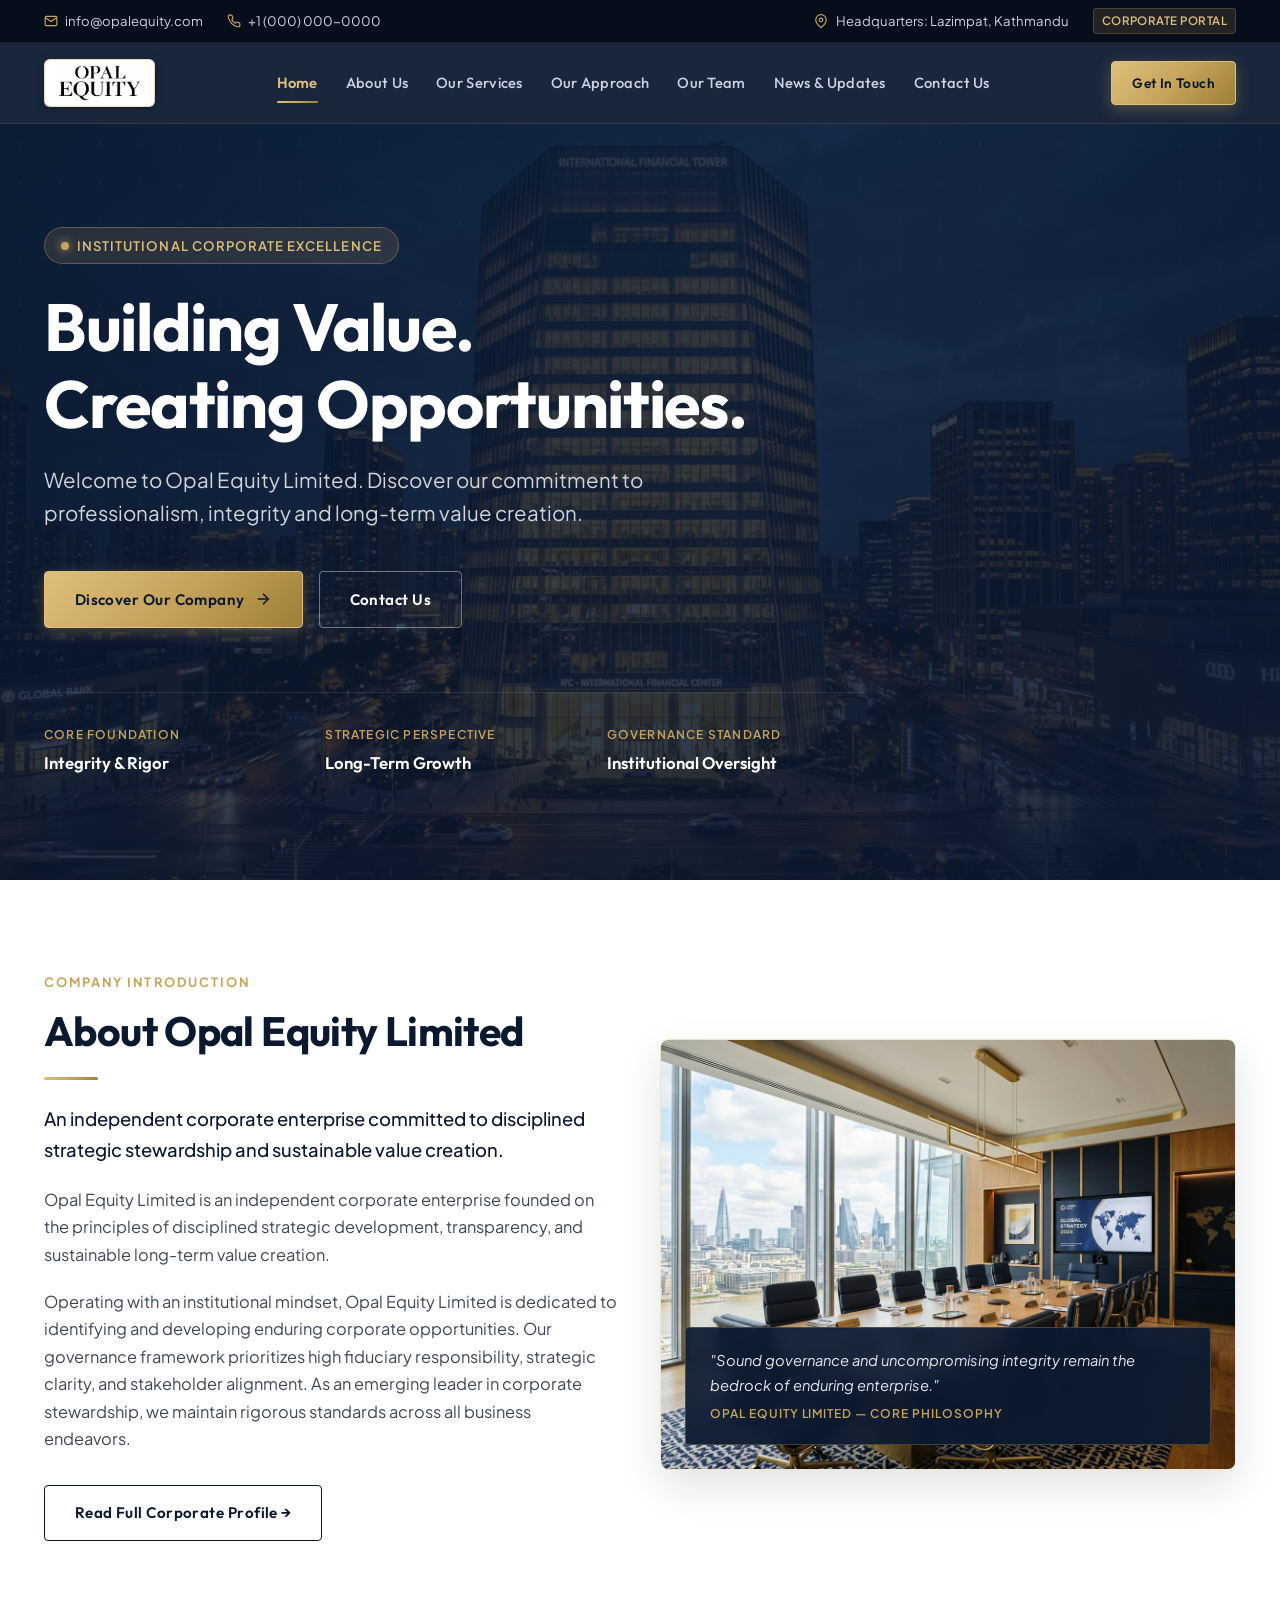
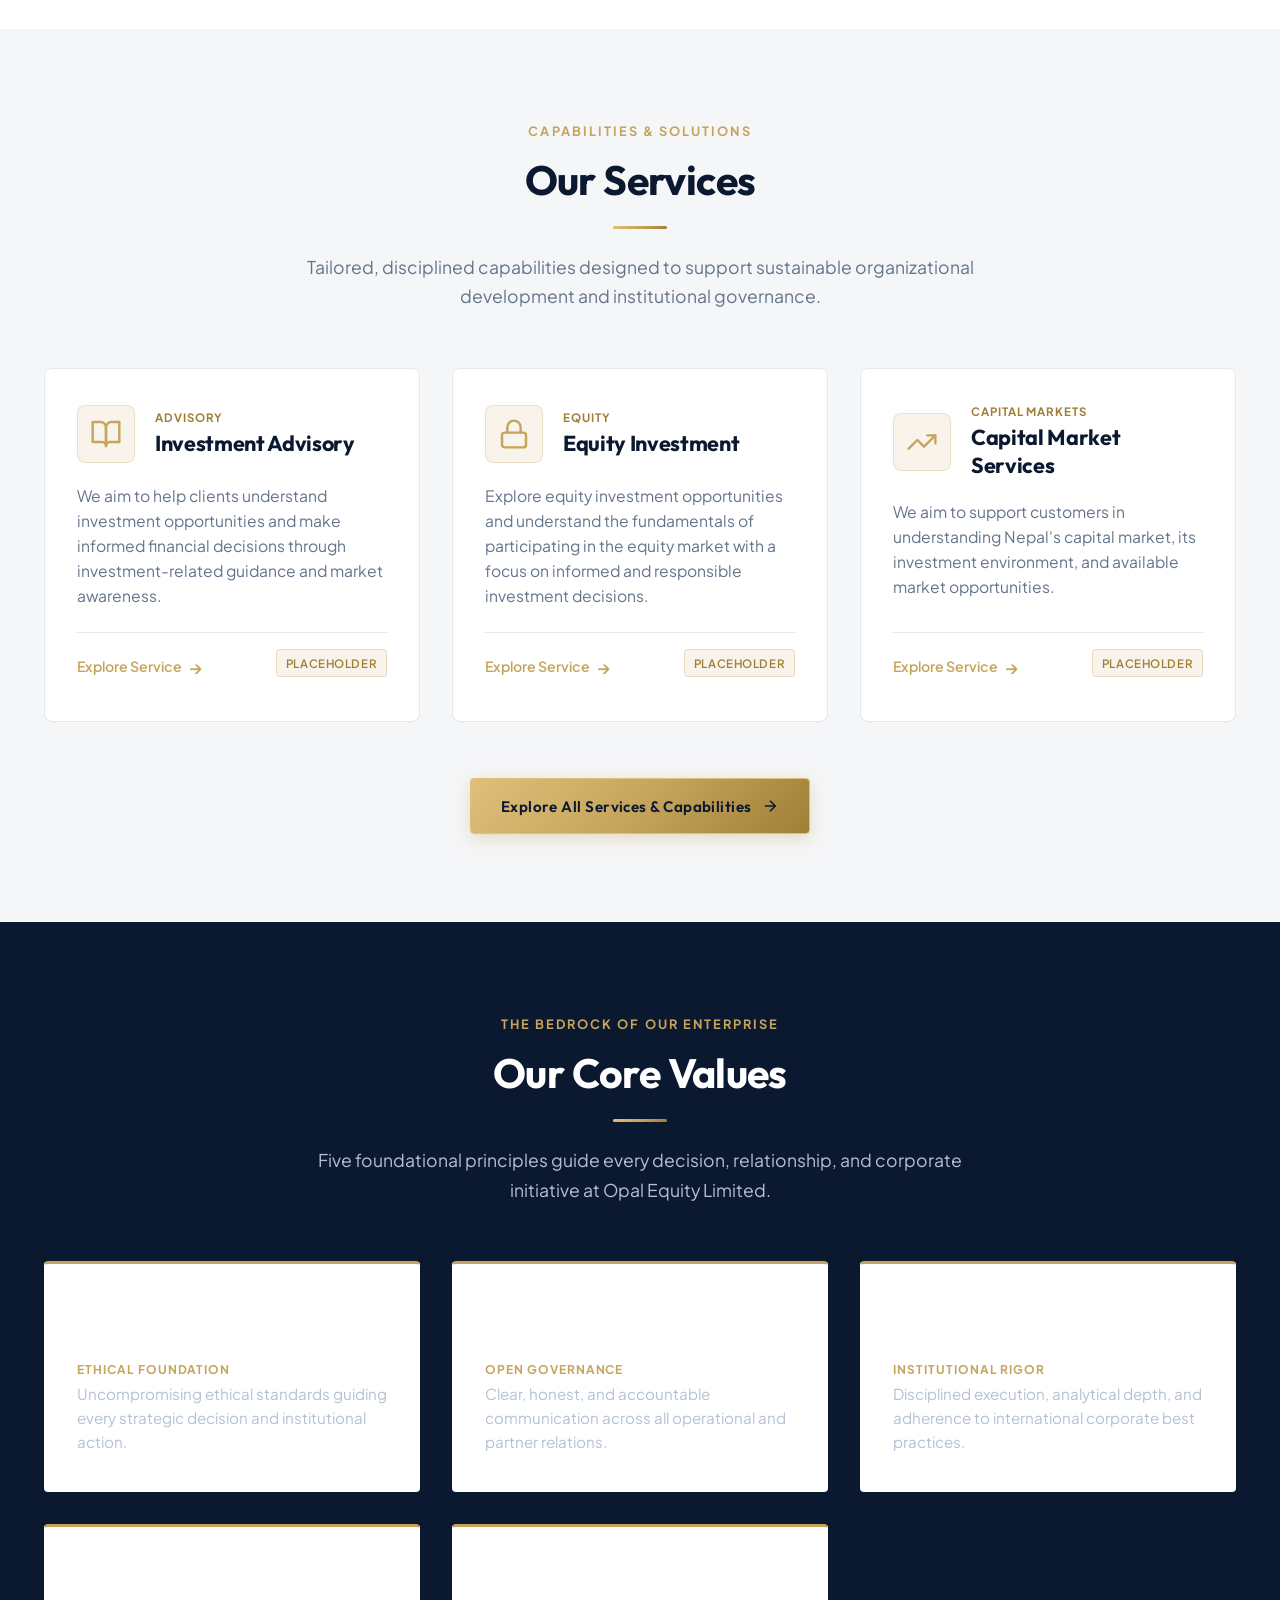
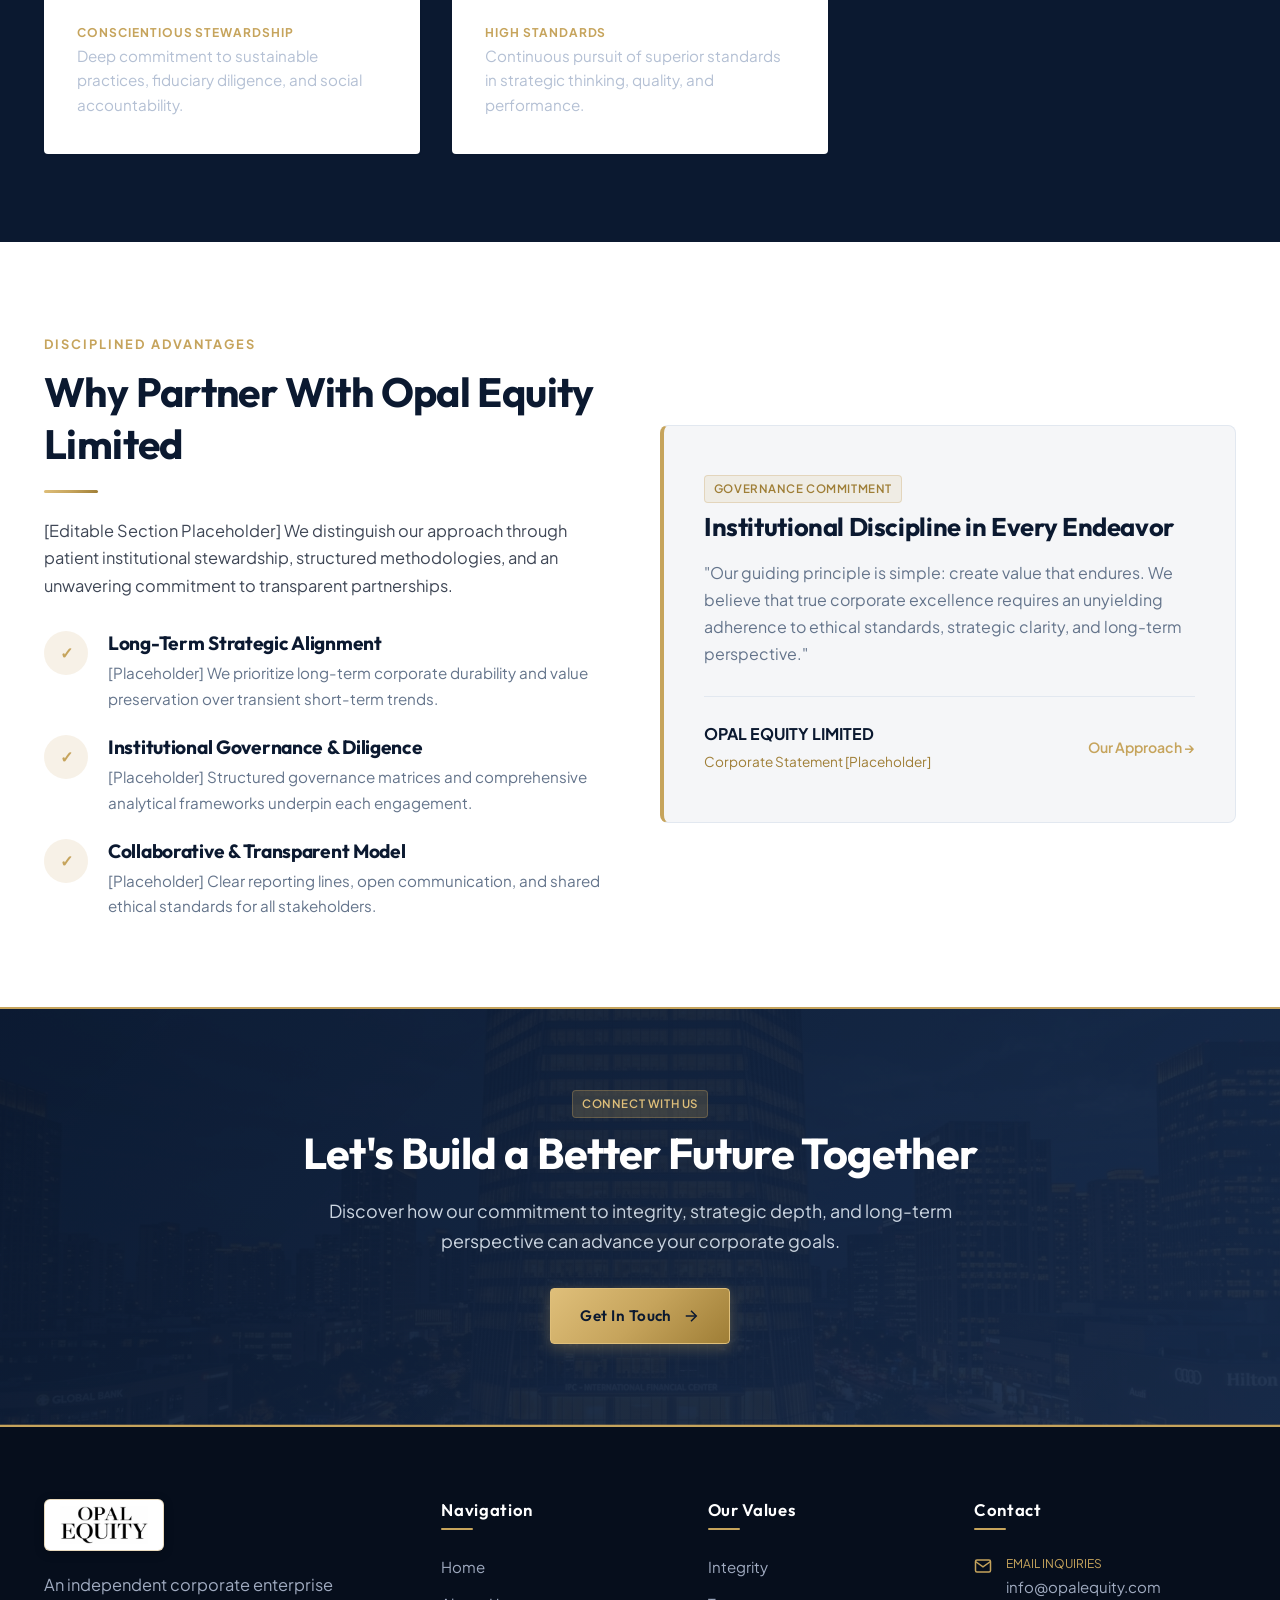
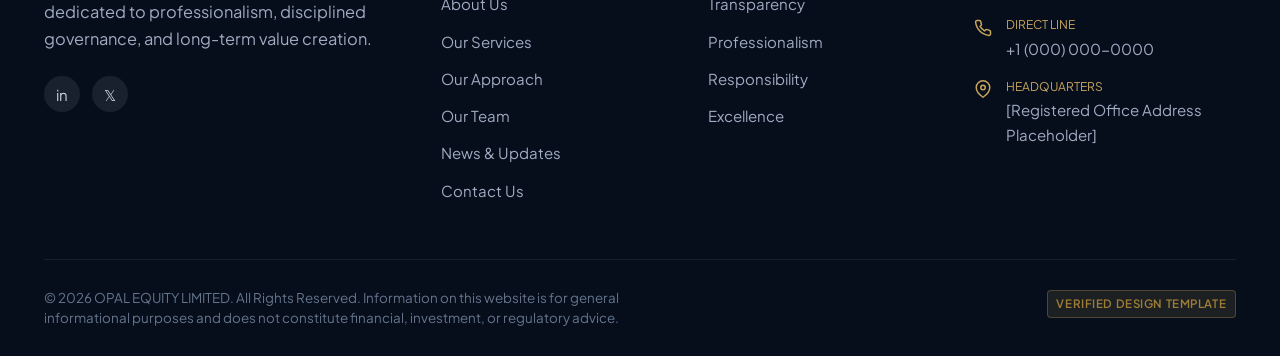
<file: index.html>
<!DOCTYPE html>
<html lang="en">

<head>
  <meta charset="UTF-8">
  <meta name="viewport" content="width=device-width, initial-scale=1.0">
  <title>OPAL EQUITY LIMITED — Building Value. Creating Opportunities.</title>
  <meta name="description"
    content="Welcome to Opal Equity Limited. Discover our commitment to professionalism, integrity and long-term value creation across international corporate initiatives.">
  <meta name="keywords"
    content="Opal Equity Limited, Corporate Advisory, Governance, Equity, Professional Stewardship, Strategic Thinking">

  <!-- Favicon / Brand Icon -->
  <link rel="icon" type="image/png" href="images/logo.png">

  <!-- Master Stylesheet -->
  <link rel="stylesheet" href="css/style.css">
</head>

<body>

  <!-- ==============================================================================
       TOP BAR (Direct Contact Placeholders & Status)
       ============================================================================== -->
  <div class="top-bar">
    <div class="container top-bar-inner">
      <div class="top-bar-left">
        <div class="top-bar-item">
          <!-- Email Placeholder -->
          <svg width="14" height="14" viewBox="0 0 24 24" fill="none" stroke="currentColor" stroke-width="2">
            <path d="M4 4h16c1.1 0 2 .9 2 2v12c0 1.1-.9 2-2 2H4c-1.1 0-2-.9-2-2V6c0-1.1.9-2 2-2z"></path>
            <polyline points="22,6 12,13 2,6"></polyline>
          </svg>
          <a href="mailto:info@opalequity.com" data-content-key="contact.email">info@opalequity.com [Placeholder]</a>
        </div>
        <div class="top-bar-item">
          <!-- Phone Placeholder -->
          <svg width="14" height="14" viewBox="0 0 24 24" fill="none" stroke="currentColor" stroke-width="2">
            <path
              d="M22 16.92v3a2 2 0 0 1-2.18 2 19.79 19.79 0 0 1-8.63-3.07 19.5 19.5 0 0 1-6-6 19.79 19.79 0 0 1-3.07-8.67A2 2 0 0 1 4.11 2h3a2 2 0 0 1 2 1.72 12.84 12.84 0 0 0 .7 2.81 2 2 0 0 1-.45 2.11L8.09 9.91a16 16 0 0 0 6 6l1.27-1.27a2 2 0 0 1 2.11-.45 12.84 12.84 0 0 0 2.81.7A2 2 0 0 1 22 16.92z">
            </path>
          </svg>
          <span data-content-key="contact.phone">+1 (000) 000-0000 [Placeholder]</span>
        </div>
      </div>
      <div class="top-bar-right">
        <div class="top-bar-item">
          <svg width="14" height="14" viewBox="0 0 24 24" fill="none" stroke="currentColor" stroke-width="2">
            <path d="M21 10c0 7-9 13-9 13s-9-6-9-13a9 9 0 0 1 18 0z"></path>
            <circle cx="12" cy="10" r="3"></circle>
          </svg>
          <span>Headquarters: Lazimpat, Kathmandu</span>
        </div>
        <span class="top-bar-badge">Corporate Portal</span>
      </div>
    </div>
  </div>

  <!-- ==============================================================================
       SITE HEADER & NAVIGATION MENU
       ============================================================================== -->
  <header class="site-header" id="site-header">
    <div class="container header-inner">
      <!-- Company Brand & Logo -->
      <a href="index.html" class="brand-logo" aria-label="Opal Equity Limited Home">
        <img src="images/logo.png" alt="Opal Equity Logo" class="brand-logo-img">
      </a>

      <!-- Desktop Navigation Menu -->
      <nav class="nav-menu" aria-label="Primary Navigation">
        <a href="index.html" class="nav-link">Home</a>
        <a href="about.html" class="nav-link">About Us</a>
        <a href="services.html" class="nav-link">Our Services</a>
        <a href="approach.html" class="nav-link">Our Approach</a>
        <a href="team.html" class="nav-link">Our Team</a>
        <a href="news.html" class="nav-link">News & Updates</a>
        <a href="contact.html" class="nav-link">Contact Us</a>
      </nav>

      <!-- Header Action Button -->
      <div class="header-action">
        <a href="contact.html" class="btn btn-primary btn-sm">Get In Touch</a>

        <!-- Mobile Navigation Toggle Button -->
        <button class="mobile-nav-toggle" aria-label="Toggle navigation menu" aria-expanded="false">
          <span></span>
          <span></span>
          <span></span>
        </button>
      </div>
    </div>
  </header>

  <!-- Mobile Drawer Menu -->
  <div class="mobile-nav-backdrop"></div>
  <aside class="mobile-nav-drawer" aria-label="Mobile Navigation">
    <div>
      <div style="margin-bottom: 2rem;">
        <a href="index.html" class="brand-logo" aria-label="Opal Equity Limited Home">
          <img src="images/logo.png" alt="Opal Equity Logo" class="brand-logo-img">
        </a>
      </div>
      <nav class="mobile-nav-links">
        <a href="index.html" class="nav-link">Home</a>
        <a href="about.html" class="nav-link">About Us</a>
        <a href="services.html" class="nav-link">Our Services</a>
        <a href="approach.html" class="nav-link">Our Approach</a>
        <a href="team.html" class="nav-link">Our Team</a>
        <a href="news.html" class="nav-link">News & Updates</a>
        <a href="contact.html" class="nav-link">Contact Us</a>
      </nav>
    </div>
    <div class="mobile-drawer-footer">
      <a href="contact.html" class="btn btn-primary" style="width: 100%; margin-bottom: 1rem;">Get In Touch</a>
      <p style="font-size: 0.78rem; color: #94A3B8;">info@opalequity.com [Placeholder]</p>
    </div>
  </aside>

  <!-- ==============================================================================
       MAIN CONTENT
       ============================================================================== -->
  <main>

    <!-- SECTION 1: HERO SECTION -->
    <section class="hero-section" id="hero">
      <div class="hero-overlay-grid"></div>
      <div class="container">
        <div class="hero-content">
          <div class="hero-badge">
            <span class="hero-badge-dot"></span>
            <span>Institutional Corporate Excellence</span>
          </div>

          <!-- Main Hero Heading -->
          <h1 class="hero-title">Building Value.<br>Creating Opportunities.</h1>

          <!-- Subtitle -->
          <p class="hero-subtitle" data-content-key="company.heroSubtitle">
            Welcome to Opal Equity Limited. Discover our commitment to professionalism, integrity and long-term value
            creation.
          </p>

          <!-- Action Buttons -->
          <div class="btn-group">
            <a href="about.html" class="btn btn-primary">
              Discover Our Company
              <svg width="18" height="18" viewBox="0 0 24 24" fill="none" stroke="currentColor" stroke-width="2">
                <line x1="5" y1="12" x2="19" y2="12"></line>
                <polyline points="12 5 19 12 12 19"></polyline>
              </svg>
            </a>
            <a href="contact.html" class="btn btn-secondary">
              Contact Us
            </a>
          </div>

          <!-- Bottom Pillars Strip -->
          <div class="hero-pillars-strip">
            <div class="hero-pillar-item">
              <span class="hero-pillar-label">Core Foundation</span>
              <span class="hero-pillar-value">Integrity & Rigor</span>
            </div>
            <div class="hero-pillar-item">
              <span class="hero-pillar-label">Strategic Perspective</span>
              <span class="hero-pillar-value">Long-Term Growth</span>
            </div>
            <div class="hero-pillar-item">
              <span class="hero-pillar-label">Governance Standard</span>
              <span class="hero-pillar-value">Institutional Oversight</span>
            </div>
          </div>
        </div>
      </div>
    </section>

    <!-- SECTION 2: COMPANY INTRODUCTION -->
    <section class="section section-white" id="intro">
      <div class="container">
        <div class="grid-2">
          <div>
            <span class="section-subtitle">Company Introduction</span>
            <h2 class="section-title">About Opal Equity Limited</h2>
            <div class="gold-divider"></div>

            <!-- Introductory paragraph placeholder -->
            <p style="font-size: 1.15rem; font-weight: 500; color: var(--primary-navy); margin-bottom: 1.25rem;">
              An independent corporate enterprise committed to disciplined strategic stewardship and sustainable value
              creation.
            </p>
            <p data-content-key="company.introSummary">
              [Editable Introductory Placeholder] Opal Equity Limited is founded on the principles of institutional
              rigor, ethical conduct, and long-term perspective. We operate with an unwavering focus on sound governance
              and strategic alignment.
            </p>
            <p data-content-key="company.introFull">
              [Editable Detailed Introduction Placeholder] Dedicated to developing lasting corporate relationships, our
              framework emphasizes transparency, meticulous analysis, and responsible stewardship across all our
              operational activities.
            </p>

            <div style="margin-top: 2rem;">
              <a href="about.html" class="btn btn-outline-navy">
                Read Full Corporate Profile →
              </a>
            </div>
          </div>

          <!-- Intro Media / Visual Card -->
          <div>
            <div class="about-image-frame">
              <img src="images/about-image.jpg" alt="Opal Equity Boardroom and Headquarters" loading="lazy">
              <div class="about-quote-card">
                <p>"Sound governance and uncompromising integrity remain the bedrock of enduring enterprise."</p>
                <div class="about-quote-author">Opal Equity Limited — Core Philosophy</div>
              </div>
            </div>
          </div>
        </div>
      </div>
    </section>

    <!-- SECTION 3: OUR SERVICES (Preview Section) -->
    <section class="section section-light" id="services">
      <div class="container">
        <div class="section-header text-center">
          <span class="section-subtitle">Capabilities & Solutions</span>
          <h2 class="section-title">Our Services</h2>
          <div class="gold-divider"></div>
          <p class="section-description">
            Tailored, disciplined capabilities designed to support sustainable organizational development and
            institutional governance.
          </p>
        </div>

        <!-- Dynamic Services Grid (Populated via content.js or fallback) -->
        <div class="grid-3" id="opal-home-services-grid">
          <!-- Service cards are automatically rendered from js/content.js -->
        </div>

        <div style="text-align: center; margin-top: 3.5rem;">
          <a href="services.html" class="btn btn-primary">
            Explore All Services & Capabilities
            <svg width="18" height="18" viewBox="0 0 24 24" fill="none" stroke="currentColor" stroke-width="2">
              <line x1="5" y1="12" x2="19" y2="12"></line>
              <polyline points="12 5 19 12 12 19"></polyline>
            </svg>
          </a>
        </div>
      </div>
    </section>

    <!-- SECTION 4: OUR VALUES -->
    <section class="section section-dark" id="values">
      <div class="container">
        <div class="section-header text-center">
          <span class="section-subtitle">The Bedrock of Our Enterprise</span>
          <h2 class="section-title" style="color: #fff;">Our Core Values</h2>
          <div class="gold-divider"></div>
          <p class="section-description" style="color: #B4C0D4;">
            Five foundational principles guide every decision, relationship, and corporate initiative at Opal Equity
            Limited.
          </p>
        </div>

        <div class="grid-5">
          <!-- 1. Integrity -->
          <div class="value-card card-dark">
            <div class="value-card-icon">
              <svg width="36" height="36" viewBox="0 0 24 24" fill="none" stroke="currentColor" stroke-width="1.8">
                <path d="M12 22s8-4 8-10V5l-8-3-8 3v7c0 6 8 10 8 10z"></path>
              </svg>
            </div>
            <h3 class="value-card-title">Integrity</h3>
            <div class="value-card-subtitle">Ethical Foundation</div>
            <p class="value-card-desc">Uncompromising ethical standards guiding every strategic decision and
              institutional action.</p>
          </div>

          <!-- 2. Transparency -->
          <div class="value-card card-dark">
            <div class="value-card-icon">
              <svg width="36" height="36" viewBox="0 0 24 24" fill="none" stroke="currentColor" stroke-width="1.8">
                <circle cx="12" cy="12" r="10"></circle>
                <line x1="12" y1="16" x2="12" y2="12"></line>
                <line x1="12" y1="8" x2="12.01" y2="8"></line>
              </svg>
            </div>
            <h3 class="value-card-title">Transparency</h3>
            <div class="value-card-subtitle">Open Governance</div>
            <p class="value-card-desc">Clear, honest, and accountable communication across all operational and partner
              relations.</p>
          </div>

          <!-- 3. Professionalism -->
          <div class="value-card card-dark">
            <div class="value-card-icon">
              <svg width="36" height="36" viewBox="0 0 24 24" fill="none" stroke="currentColor" stroke-width="1.8">
                <rect x="2" y="7" width="20" height="14" rx="2" ry="2"></rect>
                <path d="M16 21V5a2 2 0 0 0-2-2h-4a2 2 0 0 0-2 2v16"></path>
              </svg>
            </div>
            <h3 class="value-card-title">Professionalism</h3>
            <div class="value-card-subtitle">Institutional Rigor</div>
            <p class="value-card-desc">Disciplined execution, analytical depth, and adherence to international corporate
              best practices.</p>
          </div>

          <!-- 4. Responsibility -->
          <div class="value-card card-dark">
            <div class="value-card-icon">
              <svg width="36" height="36" viewBox="0 0 24 24" fill="none" stroke="currentColor" stroke-width="1.8">
                <path
                  d="M20.84 4.61a5.5 5.5 0 0 0-7.78 0L12 5.67l-1.06-1.06a5.5 5.5 0 0 0-7.78 7.78l1.06 1.06L12 21.23l7.78-7.78 1.06-1.06a5.5 5.5 0 0 0 0-7.78z">
                </path>
              </svg>
            </div>
            <h3 class="value-card-title">Responsibility</h3>
            <div class="value-card-subtitle">Conscientious Stewardship</div>
            <p class="value-card-desc">Deep commitment to sustainable practices, fiduciary diligence, and social
              accountability.</p>
          </div>

          <!-- 5. Excellence -->
          <div class="value-card card-dark">
            <div class="value-card-icon">
              <svg width="36" height="36" viewBox="0 0 24 24" fill="none" stroke="currentColor" stroke-width="1.8">
                <polygon
                  points="12 2 15.09 8.26 22 9.27 17 14.14 18.18 21.02 12 17.77 5.82 21.02 7 14.14 2 9.27 8.91 8.26 12 2">
                </polygon>
              </svg>
            </div>
            <h3 class="value-card-title">Excellence</h3>
            <div class="value-card-subtitle">High Standards</div>
            <p class="value-card-desc">Continuous pursuit of superior standards in strategic thinking, quality, and
              performance.</p>
          </div>
        </div>
      </div>
    </section>

    <!-- SECTION 5: WHY CHOOSE US -->
    <section class="section section-white" id="why-choose-us">
      <div class="container">
        <div class="grid-2">
          <div>
            <span class="section-subtitle">Disciplined Advantages</span>
            <h2 class="section-title">Why Partner With Opal Equity Limited</h2>
            <div class="gold-divider"></div>

            <p style="margin-bottom: 2rem;">
              [Editable Section Placeholder] We distinguish our approach through patient institutional stewardship,
              structured methodologies, and an unwavering commitment to transparent partnerships.
            </p>

            <div style="display: flex; flex-direction: column; gap: 1.5rem;">
              <div style="display: flex; gap: 1.25rem;">
                <div
                  style="width: 44px; height: 44px; border-radius: 50%; background: rgba(198, 164, 92, 0.15); display: flex; align-items: center; justify-content: center; color: var(--accent-gold); flex-shrink: 0; font-weight: bold;">
                  ✓
                </div>
                <div>
                  <h4 style="margin-bottom: 0.3rem;">Long-Term Strategic Alignment</h4>
                  <p style="font-size: 0.95rem; color: var(--text-muted); margin-bottom: 0;">
                    [Placeholder] We prioritize long-term corporate durability and value preservation over transient
                    short-term trends.
                  </p>
                </div>
              </div>

              <div style="display: flex; gap: 1.25rem;">
                <div
                  style="width: 44px; height: 44px; border-radius: 50%; background: rgba(198, 164, 92, 0.15); display: flex; align-items: center; justify-content: center; color: var(--accent-gold); flex-shrink: 0; font-weight: bold;">
                  ✓
                </div>
                <div>
                  <h4 style="margin-bottom: 0.3rem;">Institutional Governance & Diligence</h4>
                  <p style="font-size: 0.95rem; color: var(--text-muted); margin-bottom: 0;">
                    [Placeholder] Structured governance matrices and comprehensive analytical frameworks underpin each
                    engagement.
                  </p>
                </div>
              </div>

              <div style="display: flex; gap: 1.25rem;">
                <div
                  style="width: 44px; height: 44px; border-radius: 50%; background: rgba(198, 164, 92, 0.15); display: flex; align-items: center; justify-content: center; color: var(--accent-gold); flex-shrink: 0; font-weight: bold;">
                  ✓
                </div>
                <div>
                  <h4 style="margin-bottom: 0.3rem;">Collaborative & Transparent Model</h4>
                  <p style="font-size: 0.95rem; color: var(--text-muted); margin-bottom: 0;">
                    [Placeholder] Clear reporting lines, open communication, and shared ethical standards for all
                    stakeholders.
                  </p>
                </div>
              </div>
            </div>
          </div>

          <!-- Feature Highlight Box -->
          <div>
            <div
              style="background: var(--bg-light); border: 1px solid var(--border-light); border-radius: var(--radius-md); padding: 3rem 2.5rem; position: relative; border-left: 4px solid var(--accent-gold);">
              <span class="placeholder-tag">Governance Commitment</span>
              <h3 style="margin-bottom: 1rem; color: var(--primary-navy);">Institutional Discipline in Every Endeavor
              </h3>
              <p style="color: var(--text-muted); font-size: 1rem; line-height: 1.7; margin-bottom: 1.75rem;">
                "Our guiding principle is simple: create value that endures. We believe that true corporate excellence
                requires an unyielding adherence to ethical standards, strategic clarity, and long-term perspective."
              </p>

              <div
                style="border-top: 1px solid var(--border-light); padding-top: 1.5rem; display: flex; justify-content: space-between; align-items: center;">
                <div>
                  <strong style="display: block; color: var(--primary-navy);">OPAL EQUITY LIMITED</strong>
                  <span style="font-size: 0.85rem; color: var(--accent-gold-dark);">Corporate Statement
                    [Placeholder]</span>
                </div>
                <a href="approach.html" class="learn-more-link">Our Approach →</a>
              </div>
            </div>
          </div>
        </div>
      </div>
    </section>

    <!-- SECTION 6: CALL TO ACTION (CTA) -->
    <section class="cta-banner">
      <div class="container cta-banner-content">
        <span class="placeholder-tag"
          style="background: rgba(198, 164, 92, 0.2); color: var(--accent-gold-light);">Connect With Us</span>
        <h2>Let's Build a Better Future Together</h2>
        <p>
          Discover how our commitment to integrity, strategic depth, and long-term perspective can advance your
          corporate goals.
        </p>
        <div>
          <a href="contact.html" class="btn btn-primary">
            Get In Touch
            <svg width="18" height="18" viewBox="0 0 24 24" fill="none" stroke="currentColor" stroke-width="2">
              <line x1="5" y1="12" x2="19" y2="12"></line>
              <polyline points="12 5 19 12 12 19"></polyline>
            </svg>
          </a>
        </div>
      </div>
    </section>

  </main>

  <!-- ==============================================================================
       FOOTER (Consistent Across All Pages)
       ============================================================================== -->
  <footer class="site-footer">
    <div class="container">
      <div class="footer-top">
        <!-- Col 1: Brand Info -->
        <div>
          <a href="index.html" class="brand-logo" style="margin-bottom: 1.25rem;" aria-label="Opal Equity Limited Home">
            <img src="images/logo.png" alt="Opal Equity Logo" class="brand-logo-img brand-logo-footer">
          </a>
          <p class="footer-desc">
            An independent corporate enterprise dedicated to professionalism, disciplined governance, and long-term
            value creation.
          </p>
          <div style="display: flex; gap: 0.75rem;">
            <!-- Social Placeholders -->
            <a href="#"
              style="width: 36px; height: 36px; border-radius: 50%; background: rgba(255, 255, 255, 0.08); display: flex; align-items: center; justify-content: center; color: #CBD5E1;"
              aria-label="LinkedIn Placeholder">in</a>
            <a href="#"
              style="width: 36px; height: 36px; border-radius: 50%; background: rgba(255, 255, 255, 0.08); display: flex; align-items: center; justify-content: center; color: #CBD5E1;"
              aria-label="Twitter Placeholder">𝕏</a>
          </div>
        </div>

        <!-- Col 2: Navigation Links -->
        <div>
          <h4 class="footer-col-title">Navigation</h4>
          <ul class="footer-links">
            <li><a href="index.html">Home</a></li>
            <li><a href="about.html">About Us</a></li>
            <li><a href="services.html">Our Services</a></li>
            <li><a href="approach.html">Our Approach</a></li>
            <li><a href="team.html">Our Team</a></li>
            <li><a href="news.html">News & Updates</a></li>
            <li><a href="contact.html">Contact Us</a></li>
          </ul>
        </div>

        <!-- Col 3: Core Governance & Approach -->
        <div>
          <h4 class="footer-col-title">Our Values</h4>
          <ul class="footer-links">
            <li><a href="approach.html#integrity">Integrity</a></li>
            <li><a href="approach.html#transparency">Transparency</a></li>
            <li><a href="approach.html#professionalism">Professionalism</a></li>
            <li><a href="approach.html#responsibility">Responsibility</a></li>
            <li><a href="approach.html#excellence">Excellence</a></li>
          </ul>
        </div>

        <!-- Col 4: Contact Information Placeholders -->
        <div>
          <h4 class="footer-col-title">Contact</h4>
          <div class="footer-contact-item">
            <svg width="18" height="18" viewBox="0 0 24 24" fill="none" stroke="currentColor" stroke-width="2">
              <path d="M4 4h16c1.1 0 2 .9 2 2v12c0 1.1-.9 2-2 2H4c-1.1 0-2-.9-2-2V6c0-1.1.9-2 2-2z"></path>
              <polyline points="22,6 12,13 2,6"></polyline>
            </svg>
            <div>
              <span
                style="display: block; font-size: 0.75rem; text-transform: uppercase; color: var(--accent-gold);">Email
                Inquiries</span>
              <a href="mailto:info@opalequity.com" data-content-key="contact.email">info@opalequity.com
                [Placeholder]</a>
            </div>
          </div>
          <div class="footer-contact-item">
            <svg width="18" height="18" viewBox="0 0 24 24" fill="none" stroke="currentColor" stroke-width="2">
              <path
                d="M22 16.92v3a2 2 0 0 1-2.18 2 19.79 19.79 0 0 1-8.63-3.07 19.5 19.5 0 0 1-6-6 19.79 19.79 0 0 1-3.07-8.67A2 2 0 0 1 4.11 2h3a2 2 0 0 1 2 1.72 12.84 12.84 0 0 0 .7 2.81 2 2 0 0 1-.45 2.11L8.09 9.91a16 16 0 0 0 6 6l1.27-1.27a2 2 0 0 1 2.11-.45 12.84 12.84 0 0 0 2.81.7A2 2 0 0 1 22 16.92z">
              </path>
            </svg>
            <div>
              <span
                style="display: block; font-size: 0.75rem; text-transform: uppercase; color: var(--accent-gold);">Direct
                Line</span>
              <span data-content-key="contact.phone">+1 (000) 000-0000 [Placeholder]</span>
            </div>
          </div>
          <div class="footer-contact-item">
            <svg width="18" height="18" viewBox="0 0 24 24" fill="none" stroke="currentColor" stroke-width="2">
              <path d="M21 10c0 7-9 13-9 13s-9-6-9-13a9 9 0 0 1 18 0z"></path>
              <circle cx="12" cy="10" r="3"></circle>
            </svg>
            <div>
              <span
                style="display: block; font-size: 0.75rem; text-transform: uppercase; color: var(--accent-gold);">Headquarters</span>
              <span>[Registered Office Address Placeholder]</span>
            </div>
          </div>
        </div>
      </div>

      <!-- Footer Bottom Strip -->
      <div class="footer-bottom">
        <div class="footer-bottom-inner">
          <div class="footer-legal-note">
            &copy; 2026 OPAL EQUITY LIMITED. All Rights Reserved. Information on this website is for general
            informational purposes and does not constitute financial, investment, or regulatory advice.
          </div>
          <div>
            <span class="placeholder-tag">Verified Design Template</span>
          </div>
        </div>
      </div>
    </div>
  </footer>

  <!-- Floating Back to Top Button -->
  <button class="back-to-top" aria-label="Back to top">
    <svg width="20" height="20" viewBox="0 0 24 24" fill="none" stroke="currentColor" stroke-width="2.5">
      <polyline points="18 15 12 9 6 15"></polyline>
    </svg>
  </button>

  <!-- Interactive Modal Container -->
  <div class="modal-overlay" id="opal-modal" role="dialog" aria-modal="true">
    <div class="modal-box">
      <button class="modal-close-btn" aria-label="Close dialog">&times;</button>
      <div class="modal-subtitle"
        style="font-size: 0.8rem; font-weight: 700; text-transform: uppercase; letter-spacing: 0.1em; color: var(--accent-gold); margin-bottom: 0.5rem;">
      </div>
      <h3 class="modal-title" style="font-size: 1.6rem; color: var(--primary-navy); margin-bottom: 1.5rem;"></h3>
      <div class="modal-body"></div>
    </div>
  </div>

  <!-- JavaScript Files -->
  <script src="js/content.js"></script>
  <script src="js/script.js"></script>
</body>

</html>
</file>
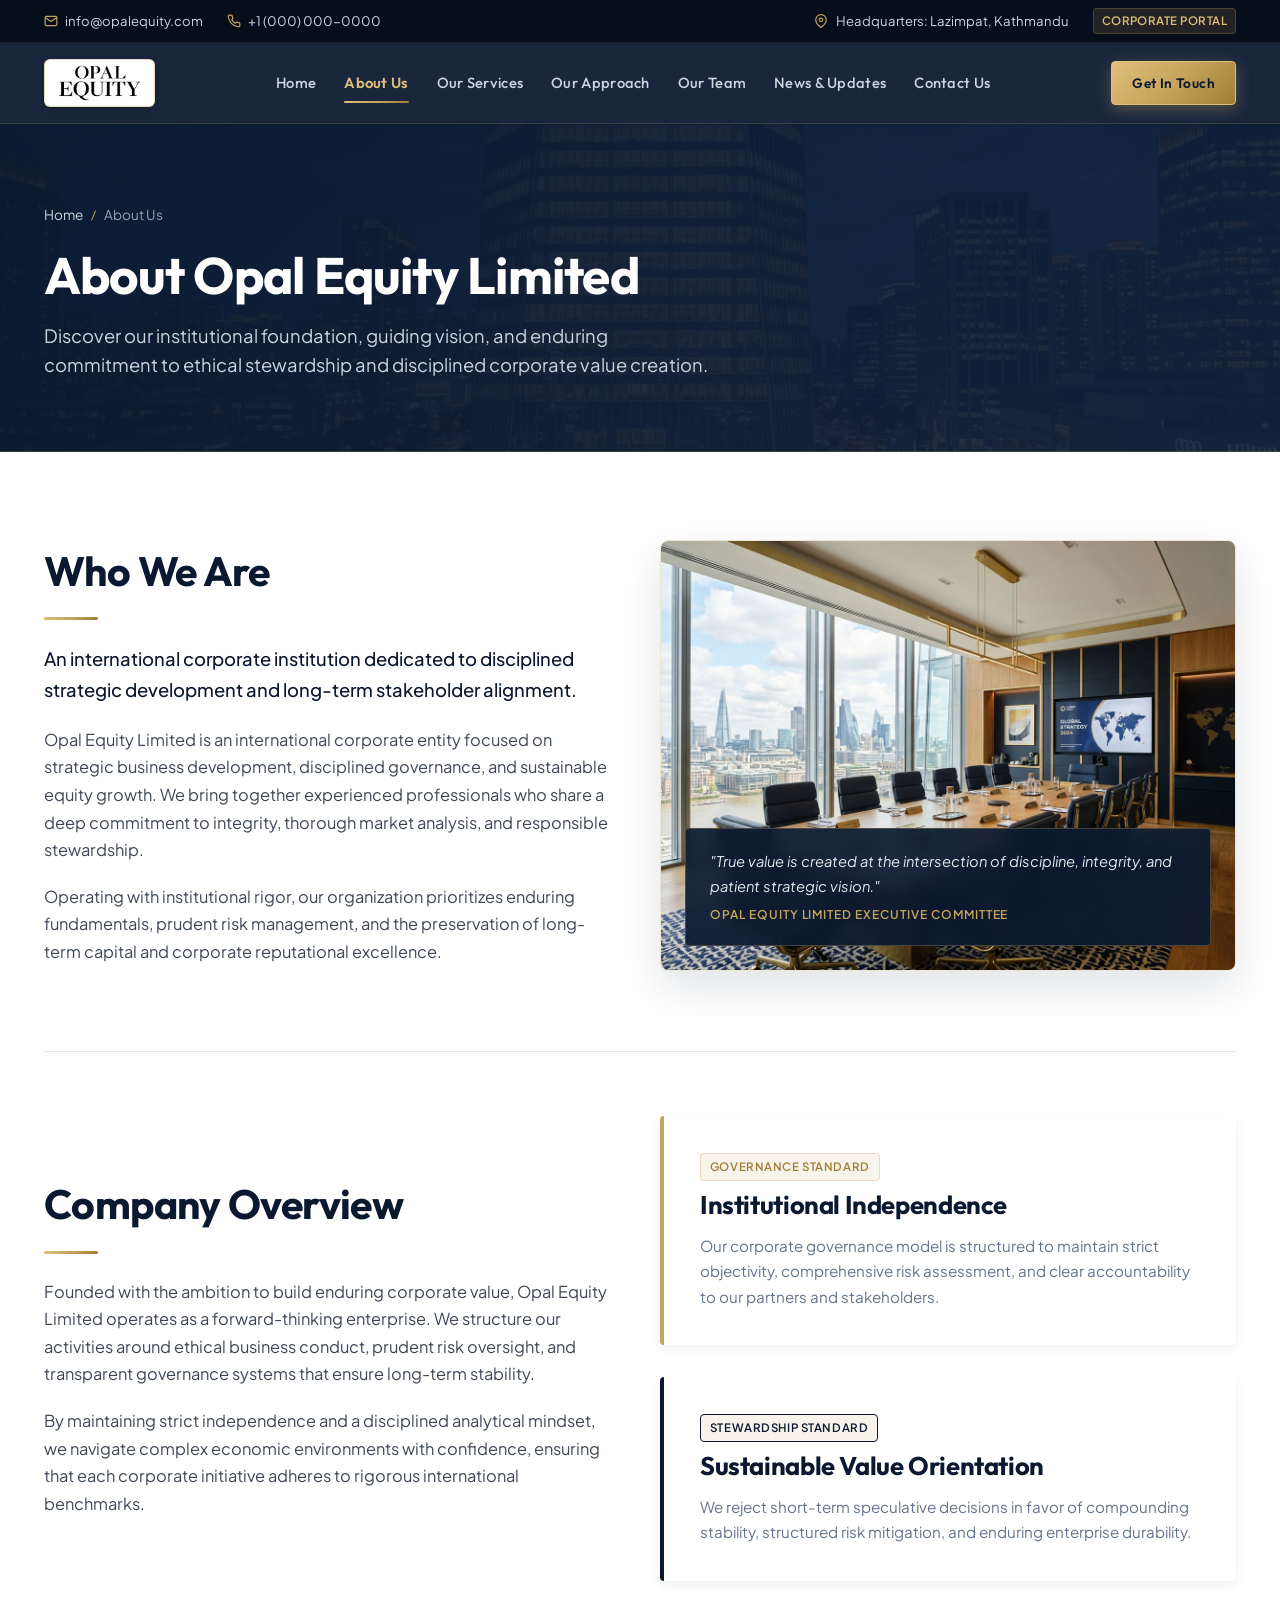
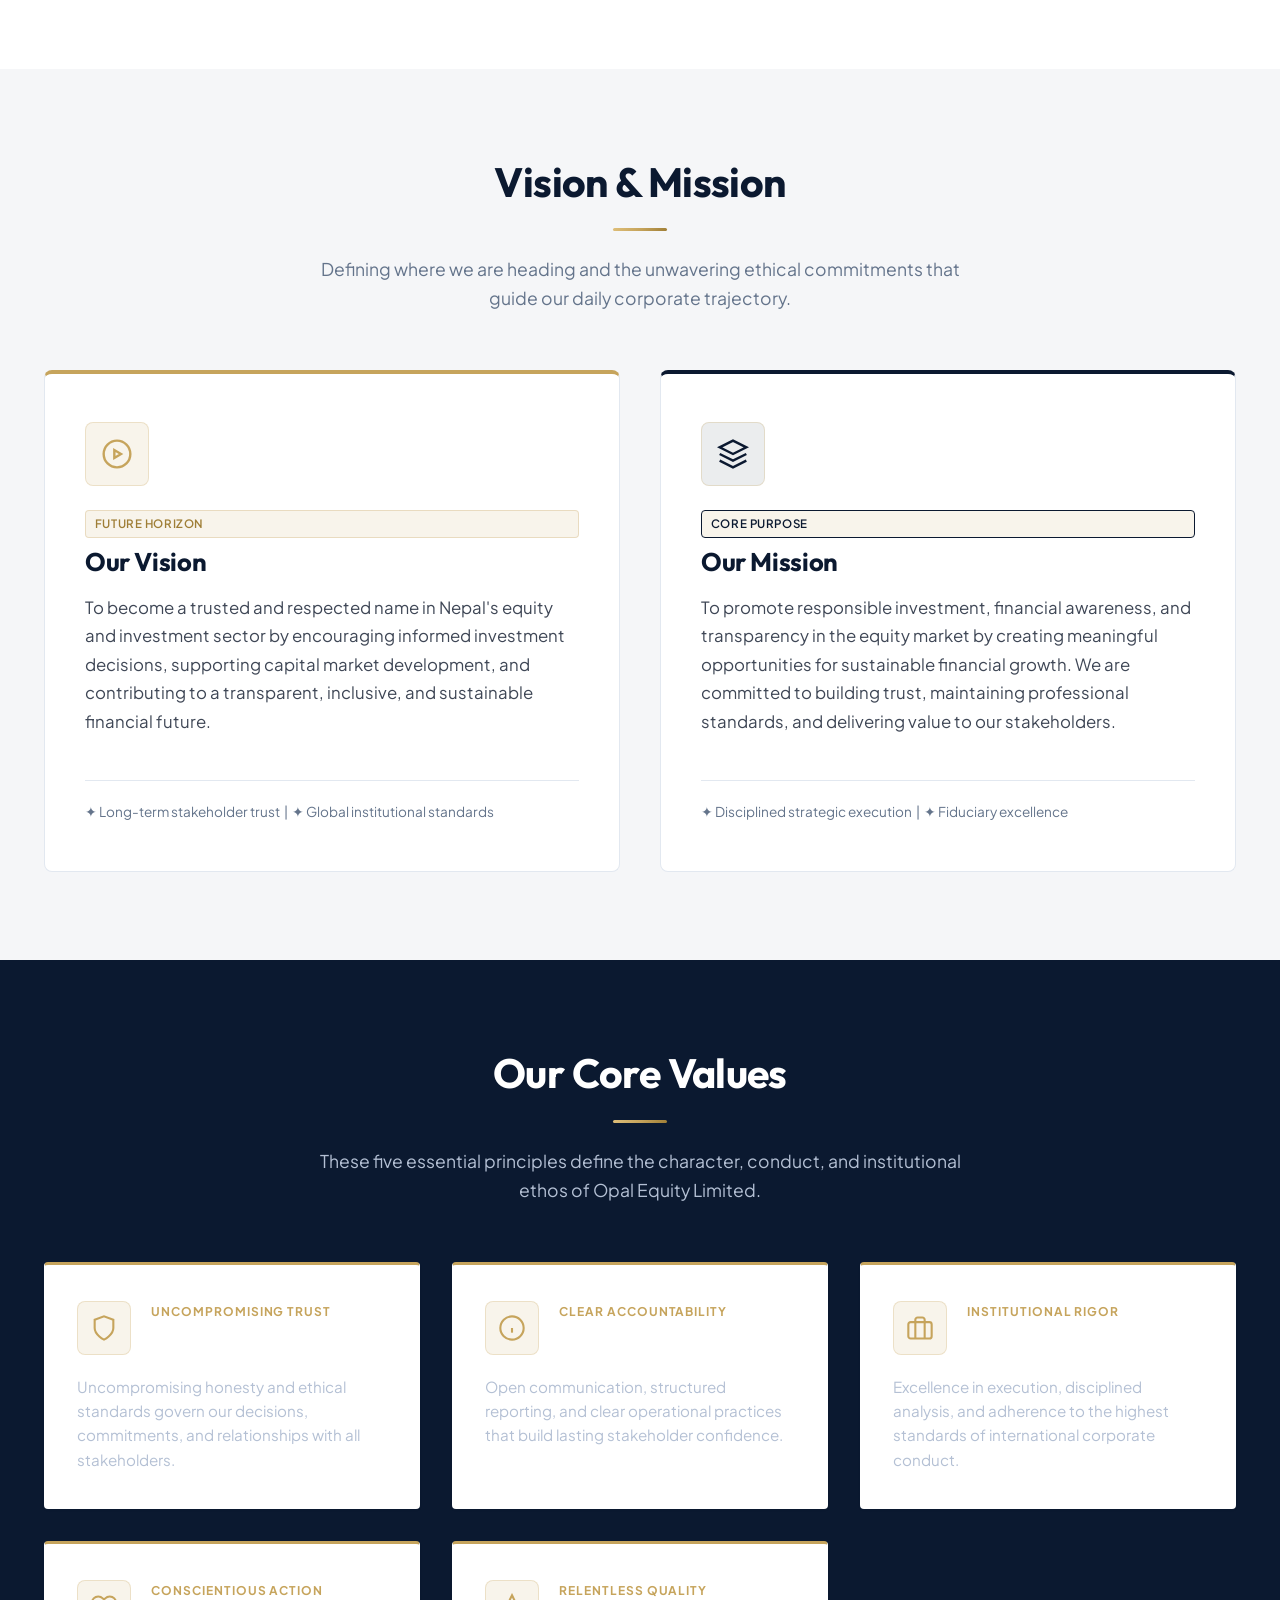
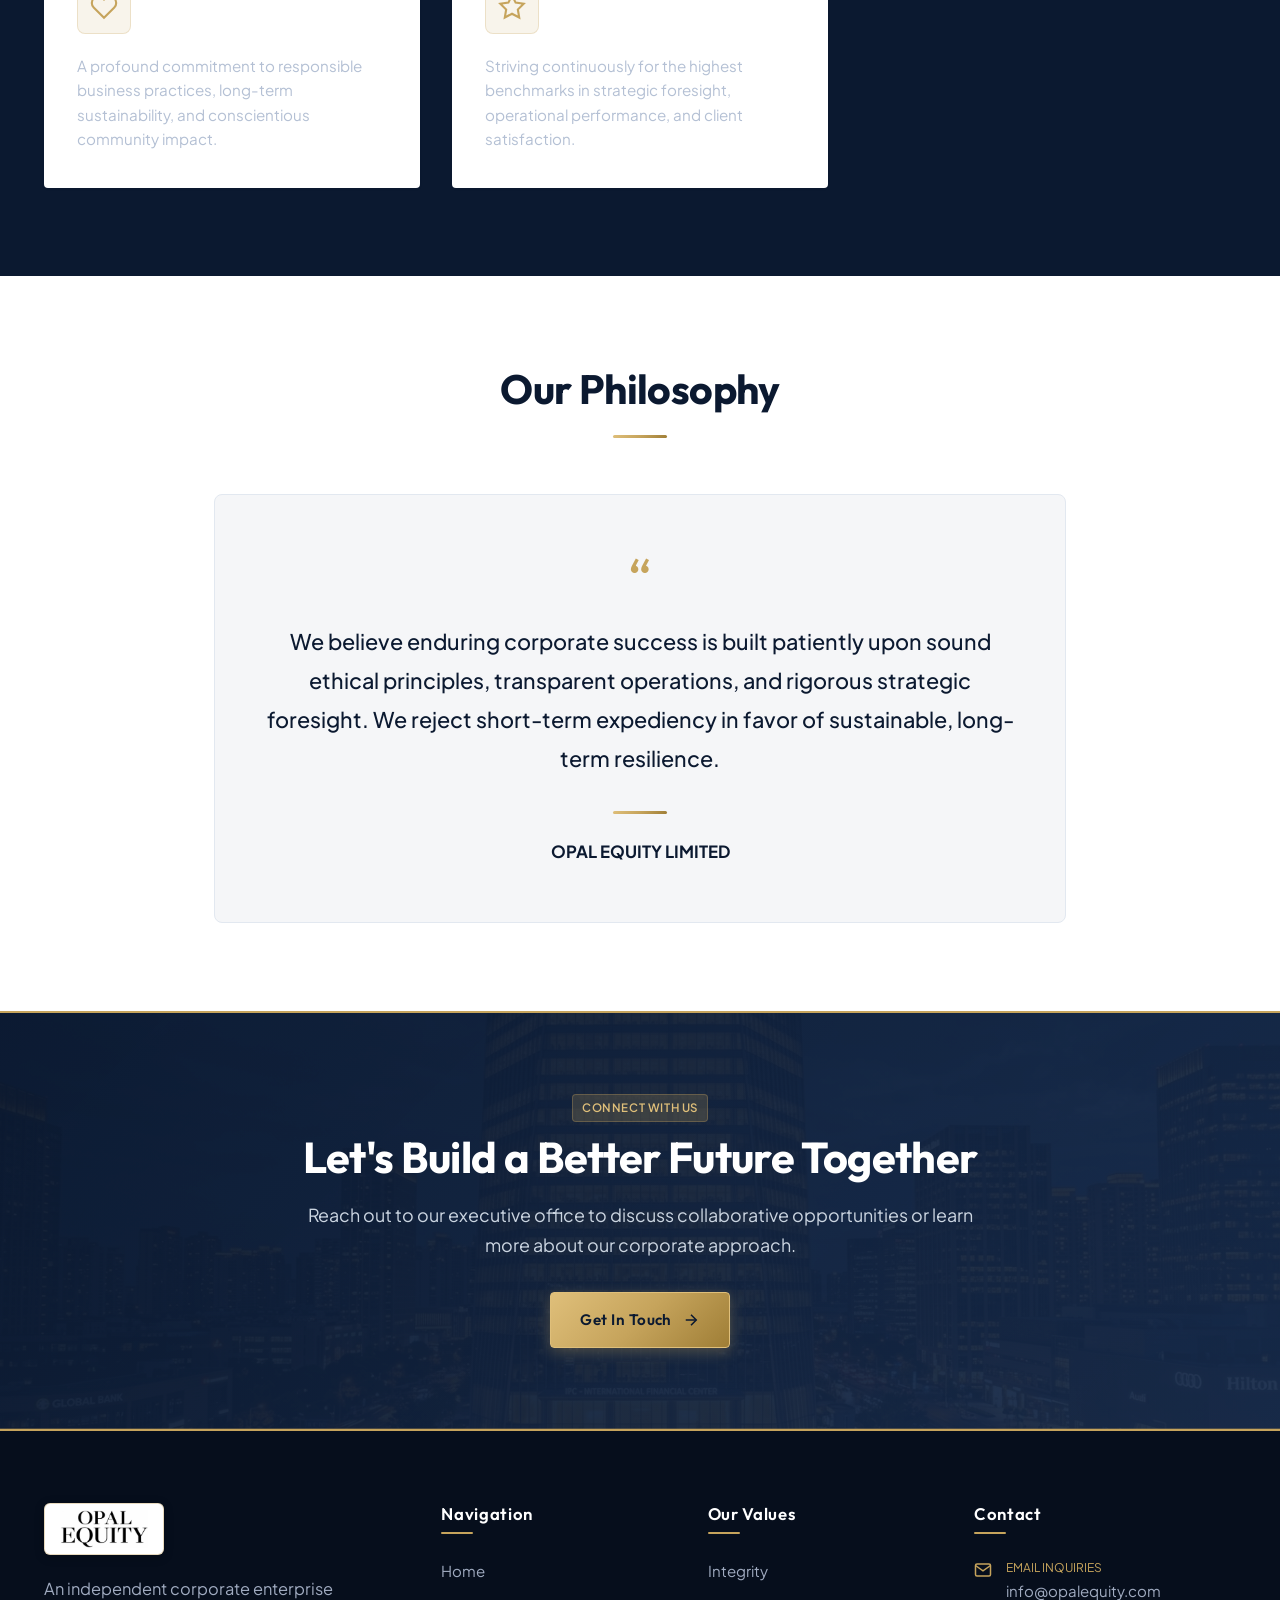
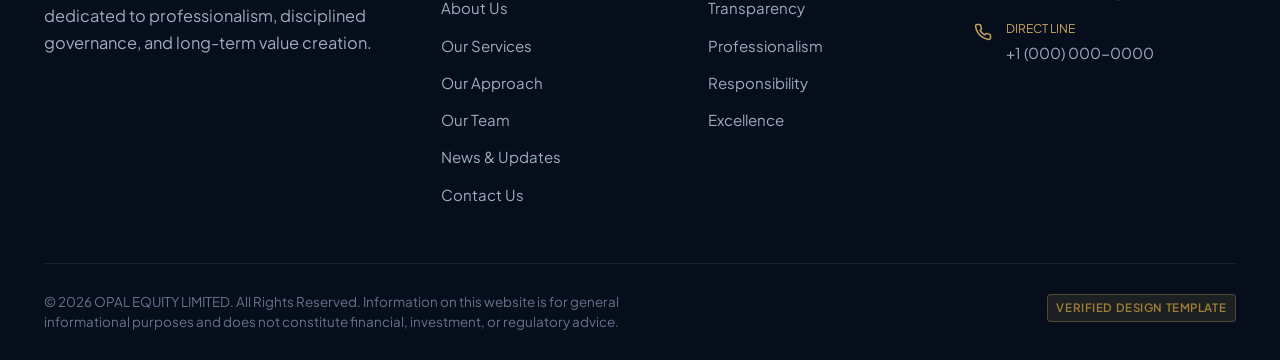
<file: about.html>
<!DOCTYPE html>
<html lang="en">

<head>
  <meta charset="UTF-8">
  <meta name="viewport" content="width=device-width, initial-scale=1.0">
  <title>About Us — OPAL EQUITY LIMITED</title>
  <meta name="description"
    content="Learn about Opal Equity Limited: our vision, mission, core values, and philosophy of disciplined corporate stewardship and sustainable value creation.">
  <link rel="icon" type="image/png" href="images/logo.png">
  <link rel="stylesheet" href="css/style.css">
</head>

<body>

  <!-- ==============================================================================
       TOP BAR
       ============================================================================== -->
  <div class="top-bar">
    <div class="container top-bar-inner">
      <div class="top-bar-left">
        <div class="top-bar-item">
          <svg width="14" height="14" viewBox="0 0 24 24" fill="none" stroke="currentColor" stroke-width="2">
            <path d="M4 4h16c1.1 0 2 .9 2 2v12c0 1.1-.9 2-2 2H4c-1.1 0-2-.9-2-2V6c0-1.1.9-2 2-2z"></path>
            <polyline points="22,6 12,13 2,6"></polyline>
          </svg>
          <a href="mailto:info@opalequity.com" data-content-key="contact.email">info@opalequity.com [Placeholder]</a>
        </div>
        <div class="top-bar-item">
          <svg width="14" height="14" viewBox="0 0 24 24" fill="none" stroke="currentColor" stroke-width="2">
            <path
              d="M22 16.92v3a2 2 0 0 1-2.18 2 19.79 19.79 0 0 1-8.63-3.07 19.5 19.5 0 0 1-6-6 19.79 19.79 0 0 1-3.07-8.67A2 2 0 0 1 4.11 2h3a2 2 0 0 1 2 1.72 12.84 12.84 0 0 0 .7 2.81 2 2 0 0 1-.45 2.11L8.09 9.91a16 16 0 0 0 6 6l1.27-1.27a2 2 0 0 1 2.11-.45 12.84 12.84 0 0 0 2.81.7A2 2 0 0 1 22 16.92z">
            </path>
          </svg>
          <span data-content-key="contact.phone">+1 (000) 000-0000 [Placeholder]</span>
        </div>
      </div>
      <div class="top-bar-right">
        <div class="top-bar-item">
          <svg width="14" height="14" viewBox="0 0 24 24" fill="none" stroke="currentColor" stroke-width="2">
            <path d="M21 10c0 7-9 13-9 13s-9-6-9-13a9 9 0 0 1 18 0z"></path>
            <circle cx="12" cy="10" r="3"></circle>
          </svg>
          <span>Headquarters: Lazimpat, Kathmandu</span>
        </div>
        <span class="top-bar-badge">Corporate Portal</span>
      </div>
    </div>
  </div>

  <!-- ==============================================================================
       SITE HEADER & NAVIGATION
       ============================================================================== -->
  <header class="site-header" id="site-header">
    <div class="container header-inner">
      <a href="index.html" class="brand-logo" aria-label="Opal Equity Limited Home">
        <img src="images/logo.png" alt="Opal Equity Logo" class="brand-logo-img">
      </a>

      <nav class="nav-menu" aria-label="Primary Navigation">
        <a href="index.html" class="nav-link">Home</a>
        <a href="about.html" class="nav-link">About Us</a>
        <a href="services.html" class="nav-link">Our Services</a>
        <a href="approach.html" class="nav-link">Our Approach</a>
        <a href="team.html" class="nav-link">Our Team</a>
        <a href="news.html" class="nav-link">News & Updates</a>
        <a href="contact.html" class="nav-link">Contact Us</a>
      </nav>

      <div class="header-action">
        <a href="contact.html" class="btn btn-primary btn-sm">Get In Touch</a>
        <button class="mobile-nav-toggle" aria-label="Toggle navigation menu" aria-expanded="false">
          <span></span>
          <span></span>
          <span></span>
        </button>
      </div>
    </div>
  </header>

  <!-- Mobile Drawer Menu -->
  <div class="mobile-nav-backdrop"></div>
  <aside class="mobile-nav-drawer" aria-label="Mobile Navigation">
    <div>
      <div style="margin-bottom: 2rem;">
        <a href="index.html" class="brand-logo" aria-label="Opal Equity Limited Home">
          <img src="images/logo.png" alt="Opal Equity Logo" class="brand-logo-img">
        </a>
      </div>
      <nav class="mobile-nav-links">
        <a href="index.html" class="nav-link">Home</a>
        <a href="about.html" class="nav-link">About Us</a>
        <a href="services.html" class="nav-link">Our Services</a>
        <a href="approach.html" class="nav-link">Our Approach</a>
        <a href="team.html" class="nav-link">Our Team</a>
        <a href="news.html" class="nav-link">News & Updates</a>
        <a href="contact.html" class="nav-link">Contact Us</a>
      </nav>
    </div>
    <div class="mobile-drawer-footer">
      <a href="contact.html" class="btn btn-primary" style="width: 100%; margin-bottom: 1rem;">Get In Touch</a>
      <p style="font-size: 0.78rem; color: #94A3B8;">info@opalequity.com [Placeholder]</p>
    </div>
  </aside>

  <!-- ==============================================================================
       MAIN CONTENT: ABOUT US
       ============================================================================== -->
  <main>

    <!-- PAGE HERO BANNER -->
    <section class="page-hero">
      <div class="container">
        <div class="page-hero-content">
          <nav class="breadcrumb-nav" aria-label="Breadcrumb">
            <a href="index.html">Home</a>
            <span class="separator">/</span>
            <span>About Us</span>
          </nav>
          <h1 class="page-hero-title">About Opal Equity Limited</h1>
          <p class="page-hero-desc">
            Discover our institutional foundation, guiding vision, and enduring commitment to ethical stewardship and
            disciplined corporate value creation.
          </p>
        </div>
      </div>
    </section>

    <!-- SECTION 1: WHO WE ARE & COMPANY OVERVIEW -->
    <section class="section section-white" id="who-we-are">
      <div class="container">
        <div class="grid-2">
          <div>
            <h2 class="section-title">Who We Are</h2>
            <div class="gold-divider"></div>

            <p style="font-size: 1.15rem; font-weight: 500; color: var(--primary-navy); margin-bottom: 1.25rem;">
              An international corporate institution dedicated to disciplined strategic development and long-term
              stakeholder alignment.
            </p>

            <!-- Editable placeholder paragraph for Who We Are -->
            <p data-content-key="about.whoWeAre.text">
              Opal Equity Limited is an international corporate entity focused on strategic business development,
              disciplined governance, and sustainable equity growth. We bring together experienced professionals who
              share a deep commitment to integrity, thorough market analysis, and responsible stewardship.
            </p>

            <p>
              Operating with institutional rigor, our organization prioritizes enduring fundamentals, prudent risk
              management, and the preservation of long-term capital and corporate reputational excellence.
            </p>
          </div>

          <!-- Feature Image Frame -->
          <div>
            <div class="about-image-frame">
              <img src="images/about-image.jpg" alt="Executive Conference Room" loading="lazy">
              <div class="about-quote-card">
                <p>"True value is created at the intersection of discipline, integrity, and patient strategic vision."
                </p>
                <div class="about-quote-author">Opal Equity Limited Executive Committee</div>
              </div>
            </div>
          </div>
        </div>

        <!-- COMPANY OVERVIEW -->
        <div style="margin-top: 5rem; padding-top: 4rem; border-top: 1px solid var(--border-light);">
          <div class="grid-2">
            <div>
              <h2 class="section-title">Company Overview</h2>
              <div class="gold-divider"></div>

              <!-- Editable placeholder for Company Overview -->
              <p data-content-key="about.overview.text">
                Founded with the ambition to build enduring corporate value, Opal Equity Limited operates as a
                forward-thinking enterprise. We structure our activities around ethical business conduct, prudent risk
                oversight, and transparent governance systems that ensure long-term stability.
              </p>
              <p>
                By maintaining strict independence and a disciplined analytical mindset, we navigate complex economic
                environments with confidence, ensuring that each corporate initiative adheres to rigorous international
                benchmarks.
              </p>
            </div>

            <!-- Key Corporate Pillars Card -->
            <div>
              <div class="about-feature-box">
                <span class="placeholder-tag">Governance Standard</span>
                <h3>Institutional Independence</h3>
                <p style="color: var(--text-muted); font-size: 0.95rem; margin-bottom: 0;">
                  Our corporate governance model is structured to maintain strict objectivity, comprehensive risk
                  assessment, and clear accountability to our partners and stakeholders.
                </p>
              </div>

              <div class="about-feature-box" style="margin-bottom: 0; border-left-color: var(--primary-navy);">
                <span class="placeholder-tag"
                  style="border-color: var(--primary-navy); color: var(--primary-navy);">Stewardship Standard</span>
                <h3>Sustainable Value Orientation</h3>
                <p style="color: var(--text-muted); font-size: 0.95rem; margin-bottom: 0;">
                  We reject short-term speculative decisions in favor of compounding stability, structured risk
                  mitigation, and enduring enterprise durability.
                </p>
              </div>
            </div>
          </div>
        </div>
      </div>
    </section>

    <!-- SECTION 2: VISION & MISSION -->
    <section class="section section-light" id="vision-mission">
      <div class="container">
        <div class="section-header text-center">
          <h2 class="section-title">Vision & Mission</h2>
          <div class="gold-divider"></div>
          <p class="section-description">
            Defining where we are heading and the unwavering ethical commitments that guide our daily corporate
            trajectory.
          </p>
        </div>

        <div class="grid-2">
          <!-- Our Vision Card -->
          <div class="card" style="padding: 3rem 2.5rem; border-top: 4px solid var(--accent-gold);">
            <div class="icon-box" style="width: 64px; height: 64px; margin-bottom: 1.5rem;">
              <svg width="32" height="32" viewBox="0 0 24 24" fill="none" stroke="currentColor" stroke-width="1.8">
                <circle cx="12" cy="12" r="10"></circle>
                <path d="m10 15 5-3-5-3v6z"></path>
              </svg>
            </div>
            <span class="placeholder-tag">Future Horizon</span>
            <h3 style="font-size: 1.6rem; margin-bottom: 1rem;">Our Vision</h3>
            <p style="font-size: 1.05rem; line-height: 1.7; color: var(--text-body);"
              data-content-key="about.vision.text">
              To become a trusted and respected name in Nepal's equity and investment sector by encouraging informed
              investment decisions, supporting capital market development, and contributing to a transparent, inclusive,
              and sustainable financial future.
            </p>
            <div
              style="margin-top: 1.5rem; padding-top: 1.25rem; border-top: 1px solid var(--border-light); font-size: 0.85rem; color: var(--text-muted);">
              ✦ Long-term stakeholder trust &nbsp;|&nbsp; ✦ Global institutional standards
            </div>
          </div>

          <!-- Our Mission Card -->
          <div class="card" style="padding: 3rem 2.5rem; border-top: 4px solid var(--primary-navy);">
            <div class="icon-box"
              style="width: 64px; height: 64px; margin-bottom: 1.5rem; background: rgba(11, 25, 48, 0.08); color: var(--primary-navy);">
              <svg width="32" height="32" viewBox="0 0 24 24" fill="none" stroke="currentColor" stroke-width="1.8">
                <polygon points="12 2 2 7 12 12 22 7 12 2"></polygon>
                <polyline points="2 17 12 22 22 17"></polyline>
                <polyline points="2 12 12 17 22 12"></polyline>
              </svg>
            </div>
            <span class="placeholder-tag" style="border-color: var(--primary-navy); color: var(--primary-navy);">Core
              Purpose</span>
            <h3 style="font-size: 1.6rem; margin-bottom: 1rem;">Our Mission</h3>
            <p style="font-size: 1.05rem; line-height: 1.7; color: var(--text-body);"
              data-content-key="about.mission.text">
              To promote responsible investment, financial awareness, and transparency in the equity market by creating
              meaningful opportunities for sustainable financial growth. We are committed to building trust, maintaining
              professional standards, and delivering value to our stakeholders.
            </p>
            <div
              style="margin-top: 1.5rem; padding-top: 1.25rem; border-top: 1px solid var(--border-light); font-size: 0.85rem; color: var(--text-muted);">
              ✦ Disciplined strategic execution &nbsp;|&nbsp; ✦ Fiduciary excellence
            </div>
          </div>
        </div>
      </div>
    </section>

    <!-- SECTION 3: OUR CORE VALUES -->
    <section class="section section-dark" id="values">
      <div class="container">
        <div class="section-header text-center">
          <h2 class="section-title" style="color: #fff;">Our Core Values</h2>
          <div class="gold-divider"></div>
          <p class="section-description" style="color: #B4C0D4;">
            These five essential principles define the character, conduct, and institutional ethos of Opal Equity
            Limited.
          </p>
        </div>

        <div class="grid-5">
          <!-- 1. Integrity -->
          <div class="value-card card-dark">
            <div class="value-card-header">
              <div class="value-card-icon icon-box">
                <svg width="28" height="28" viewBox="0 0 24 24" fill="none" stroke="currentColor" stroke-width="1.8">
                  <path d="M12 22s8-4 8-10V5l-8-3-8 3v7c0 6 8 10 8 10z"></path>
                </svg>
              </div>
              <div class="value-card-heading-group">
                <div class="value-card-subtitle">Uncompromising Trust</div>
                <h3 class="value-card-title">Integrity</h3>
              </div>
            </div>
            <p class="value-card-desc">Uncompromising honesty and ethical standards govern our decisions, commitments,
              and relationships with all stakeholders.</p>
          </div>

          <!-- 2. Transparency -->
          <div class="value-card card-dark">
            <div class="value-card-header">
              <div class="value-card-icon icon-box">
                <svg width="28" height="28" viewBox="0 0 24 24" fill="none" stroke="currentColor" stroke-width="1.8">
                  <circle cx="12" cy="12" r="10"></circle>
                  <line x1="12" y1="16" x2="12" y2="12"></line>
                  <line x1="12" y1="8" x2="12.01" y2="8"></line>
                </svg>
              </div>
              <div class="value-card-heading-group">
                <div class="value-card-subtitle">Clear Accountability</div>
                <h3 class="value-card-title">Transparency</h3>
              </div>
            </div>
            <p class="value-card-desc">Open communication, structured reporting, and clear operational practices that
              build lasting stakeholder confidence.</p>
          </div>

          <!-- 3. Professionalism -->
          <div class="value-card card-dark">
            <div class="value-card-header">
              <div class="value-card-icon icon-box">
                <svg width="28" height="28" viewBox="0 0 24 24" fill="none" stroke="currentColor" stroke-width="1.8">
                  <rect x="2" y="7" width="20" height="14" rx="2" ry="2"></rect>
                  <path d="M16 21V5a2 2 0 0 0-2-2h-4a2 2 0 0 0-2 2v16"></path>
                </svg>
              </div>
              <div class="value-card-heading-group">
                <div class="value-card-subtitle">Institutional Rigor</div>
                <h3 class="value-card-title">Professionalism</h3>
              </div>
            </div>
            <p class="value-card-desc">Excellence in execution, disciplined analysis, and adherence to the highest
              standards of international corporate conduct.</p>
          </div>

          <!-- 4. Responsibility -->
          <div class="value-card card-dark">
            <div class="value-card-header">
              <div class="value-card-icon icon-box">
                <svg width="28" height="28" viewBox="0 0 24 24" fill="none" stroke="currentColor" stroke-width="1.8">
                  <path
                    d="M20.84 4.61a5.5 5.5 0 0 0-7.78 0L12 5.67l-1.06-1.06a5.5 5.5 0 0 0-7.78 7.78l1.06 1.06L12 21.23l7.78-7.78 1.06-1.06a5.5 5.5 0 0 0 0-7.78z">
                  </path>
                </svg>
              </div>
              <div class="value-card-heading-group">
                <div class="value-card-subtitle">Conscientious Action</div>
                <h3 class="value-card-title">Responsibility</h3>
              </div>
            </div>
            <p class="value-card-desc">A profound commitment to responsible business practices, long-term
              sustainability, and conscientious community impact.</p>
          </div>

          <!-- 5. Excellence -->
          <div class="value-card card-dark">
            <div class="value-card-header">
              <div class="value-card-icon icon-box">
                <svg width="28" height="28" viewBox="0 0 24 24" fill="none" stroke="currentColor" stroke-width="1.8">
                  <polygon
                    points="12 2 15.09 8.26 22 9.27 17 14.14 18.18 21.02 12 17.77 5.82 21.02 7 14.14 2 9.27 8.91 8.26 12 2">
                  </polygon>
                </svg>
              </div>
              <div class="value-card-heading-group">
                <div class="value-card-subtitle">Relentless Quality</div>
                <h3 class="value-card-title">Excellence</h3>
              </div>
            </div>
            <p class="value-card-desc">Striving continuously for the highest benchmarks in strategic foresight,
              operational performance, and client satisfaction.</p>
          </div>
        </div>
      </div>
    </section>

    <!-- SECTION 4: OUR PHILOSOPHY -->
    <section class="section section-white" id="philosophy">
      <div class="container container-narrow">
        <div class="section-header text-center">
          <h2 class="section-title">Our Philosophy</h2>
          <div class="gold-divider"></div>
        </div>

        <div
          style="background: var(--bg-light); border: 1px solid var(--border-light); border-radius: var(--radius-md); padding: 3.5rem 3rem; text-align: center; position: relative;">
          <div
            style="font-size: 3.5rem; color: var(--accent-gold); line-height: 1; font-family: var(--font-heading); margin-bottom: 1rem;">
            “</div>

          <blockquote
            style="font-size: 1.35rem; line-height: 1.8; color: var(--primary-navy); font-weight: 500; margin-bottom: 2rem;"
            data-content-key="about.philosophy.text">
            We believe enduring corporate success is built patiently upon sound ethical principles, transparent
            operations, and rigorous strategic foresight. We reject short-term expediency in favor of sustainable,
            long-term resilience.
          </blockquote>

          <div class="gold-divider" style="margin: 0 auto 1.5rem auto;"></div>

          <div style="font-weight: 700; color: var(--primary-navy); font-size: 1.05rem;">OPAL EQUITY LIMITED</div>
        </div>
      </div>
    </section>

    <!-- CALL TO ACTION (CTA) -->
    <section class="cta-banner">
      <div class="container cta-banner-content">
        <span class="placeholder-tag"
          style="background: rgba(198, 164, 92, 0.2); color: var(--accent-gold-light);">Connect With Us</span>
        <h2>Let's Build a Better Future Together</h2>
        <p>
          Reach out to our executive office to discuss collaborative opportunities or learn more about our corporate
          approach.
        </p>
        <div>
          <a href="contact.html" class="btn btn-primary">
            Get In Touch
            <svg width="18" height="18" viewBox="0 0 24 24" fill="none" stroke="currentColor" stroke-width="2">
              <line x1="5" y1="12" x2="19" y2="12"></line>
              <polyline points="12 5 19 12 12 19"></polyline>
            </svg>
          </a>
        </div>
      </div>
    </section>

  </main>

  <!-- ==============================================================================
       FOOTER
       ============================================================================== -->
  <footer class="site-footer">
    <div class="container">
      <div class="footer-top">
        <div>
          <a href="index.html" class="brand-logo" style="margin-bottom: 1.25rem;" aria-label="Opal Equity Limited Home">
            <img src="images/logo.png" alt="Opal Equity Logo" class="brand-logo-img brand-logo-footer">
          </a>
          <p class="footer-desc">
            An independent corporate enterprise dedicated to professionalism, disciplined governance, and long-term
            value creation.
          </p>
        </div>

        <div>
          <h4 class="footer-col-title">Navigation</h4>
          <ul class="footer-links">
            <li><a href="index.html">Home</a></li>
            <li><a href="about.html">About Us</a></li>
            <li><a href="services.html">Our Services</a></li>
            <li><a href="approach.html">Our Approach</a></li>
            <li><a href="team.html">Our Team</a></li>
            <li><a href="news.html">News & Updates</a></li>
            <li><a href="contact.html">Contact Us</a></li>
          </ul>
        </div>

        <div>
          <h4 class="footer-col-title">Our Values</h4>
          <ul class="footer-links">
            <li><a href="approach.html#integrity">Integrity</a></li>
            <li><a href="approach.html#transparency">Transparency</a></li>
            <li><a href="approach.html#professionalism">Professionalism</a></li>
            <li><a href="approach.html#responsibility">Responsibility</a></li>
            <li><a href="approach.html#excellence">Excellence</a></li>
          </ul>
        </div>

        <div>
          <h4 class="footer-col-title">Contact</h4>
          <div class="footer-contact-item">
            <svg width="18" height="18" viewBox="0 0 24 24" fill="none" stroke="currentColor" stroke-width="2">
              <path d="M4 4h16c1.1 0 2 .9 2 2v12c0 1.1-.9 2-2 2H4c-1.1 0-2-.9-2-2V6c0-1.1.9-2 2-2z"></path>
              <polyline points="22,6 12,13 2,6"></polyline>
            </svg>
            <div>
              <span
                style="display: block; font-size: 0.75rem; text-transform: uppercase; color: var(--accent-gold);">Email
                Inquiries</span>
              <a href="mailto:info@opalequity.com" data-content-key="contact.email">info@opalequity.com
                [Placeholder]</a>
            </div>
          </div>
          <div class="footer-contact-item">
            <svg width="18" height="18" viewBox="0 0 24 24" fill="none" stroke="currentColor" stroke-width="2">
              <path
                d="M22 16.92v3a2 2 0 0 1-2.18 2 19.79 19.79 0 0 1-8.63-3.07 19.5 19.5 0 0 1-6-6 19.79 19.79 0 0 1-3.07-8.67A2 2 0 0 1 4.11 2h3a2 2 0 0 1 2 1.72 12.84 12.84 0 0 0 .7 2.81 2 2 0 0 1-.45 2.11L8.09 9.91a16 16 0 0 0 6 6l1.27-1.27a2 2 0 0 1 2.11-.45 12.84 12.84 0 0 0 2.81.7A2 2 0 0 1 22 16.92z">
              </path>
            </svg>
            <div>
              <span
                style="display: block; font-size: 0.75rem; text-transform: uppercase; color: var(--accent-gold);">Direct
                Line</span>
              <span data-content-key="contact.phone">+1 (000) 000-0000 [Placeholder]</span>
            </div>
          </div>
        </div>
      </div>

      <div class="footer-bottom">
        <div class="footer-bottom-inner">
          <div class="footer-legal-note">
            &copy; 2026 OPAL EQUITY LIMITED. All Rights Reserved. Information on this website is for general
            informational purposes and does not constitute financial, investment, or regulatory advice.
          </div>
          <div>
            <span class="placeholder-tag">Verified Design Template</span>
          </div>
        </div>
      </div>
    </div>
  </footer>

  <button class="back-to-top" aria-label="Back to top">
    <svg width="20" height="20" viewBox="0 0 24 24" fill="none" stroke="currentColor" stroke-width="2.5">
      <polyline points="18 15 12 9 6 15"></polyline>
    </svg>
  </button>

  <script src="js/content.js"></script>
  <script src="js/script.js"></script>
</body>

</html>
</file>
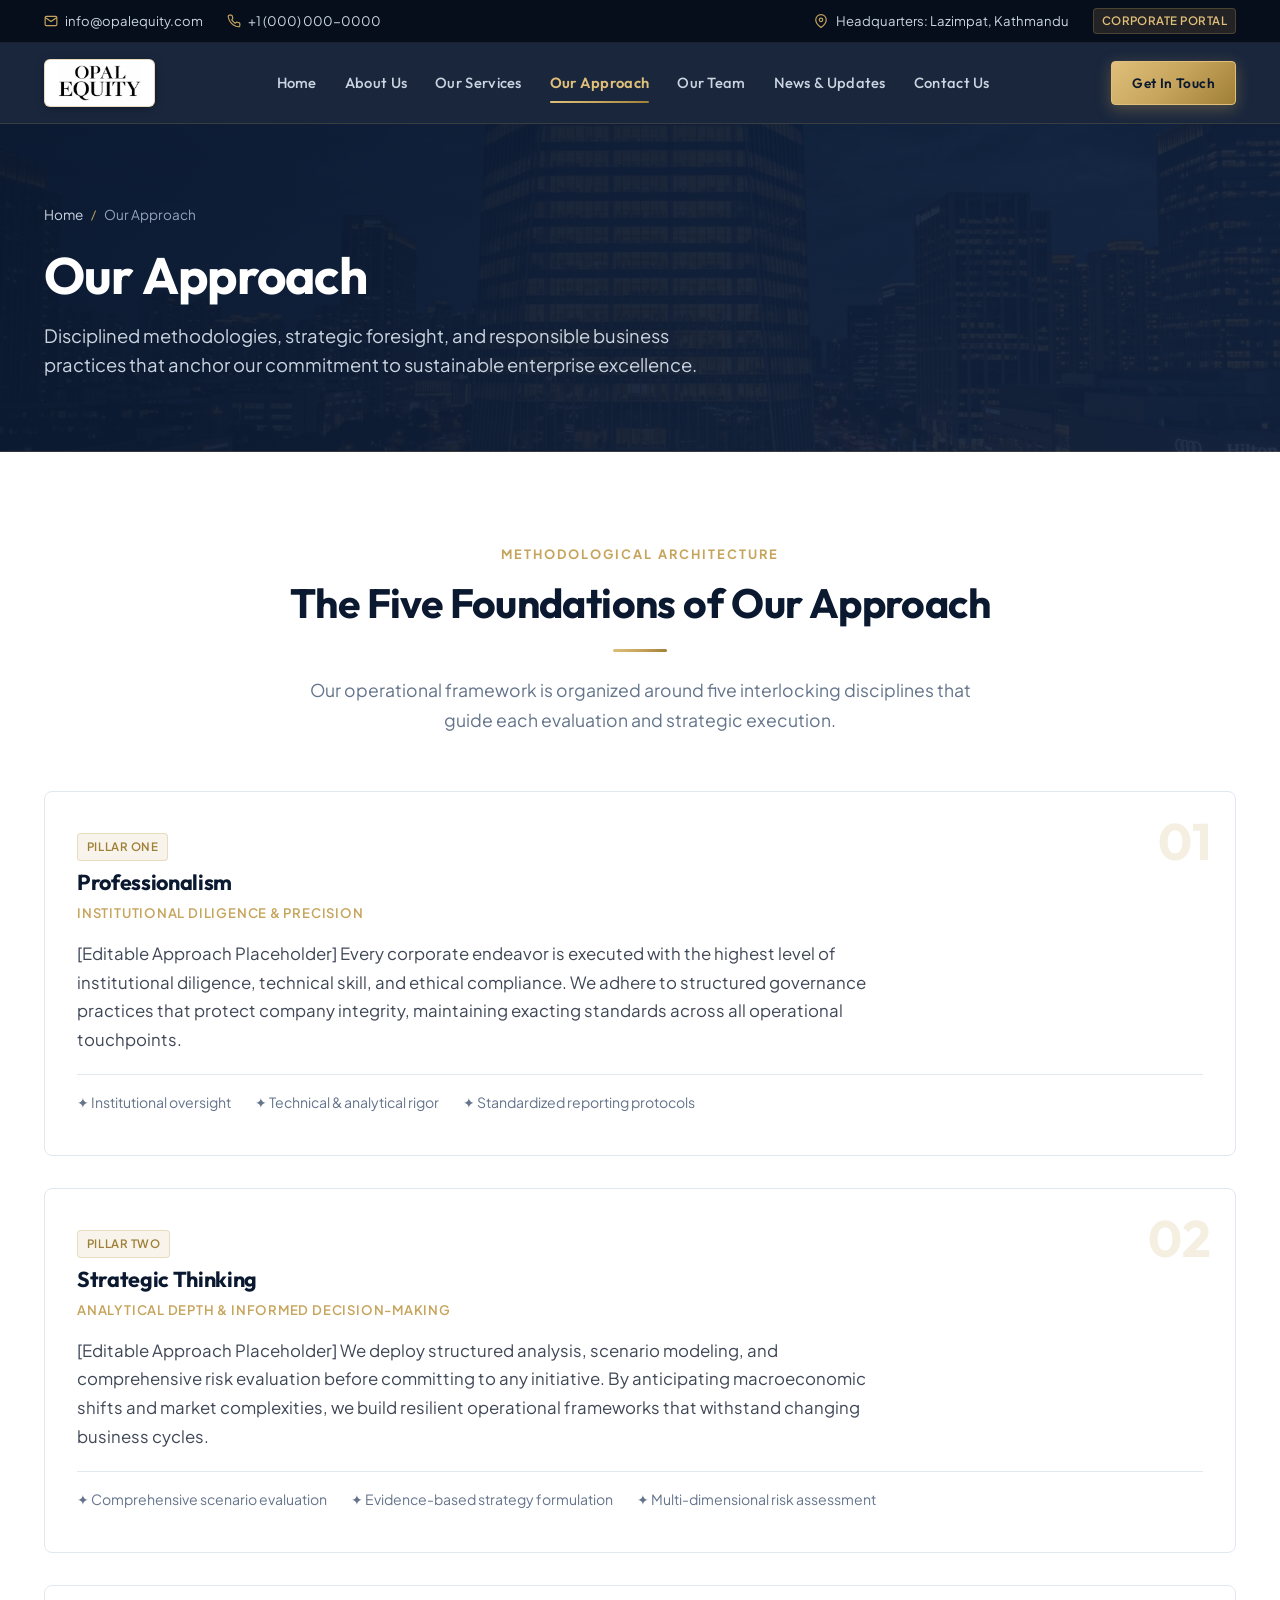
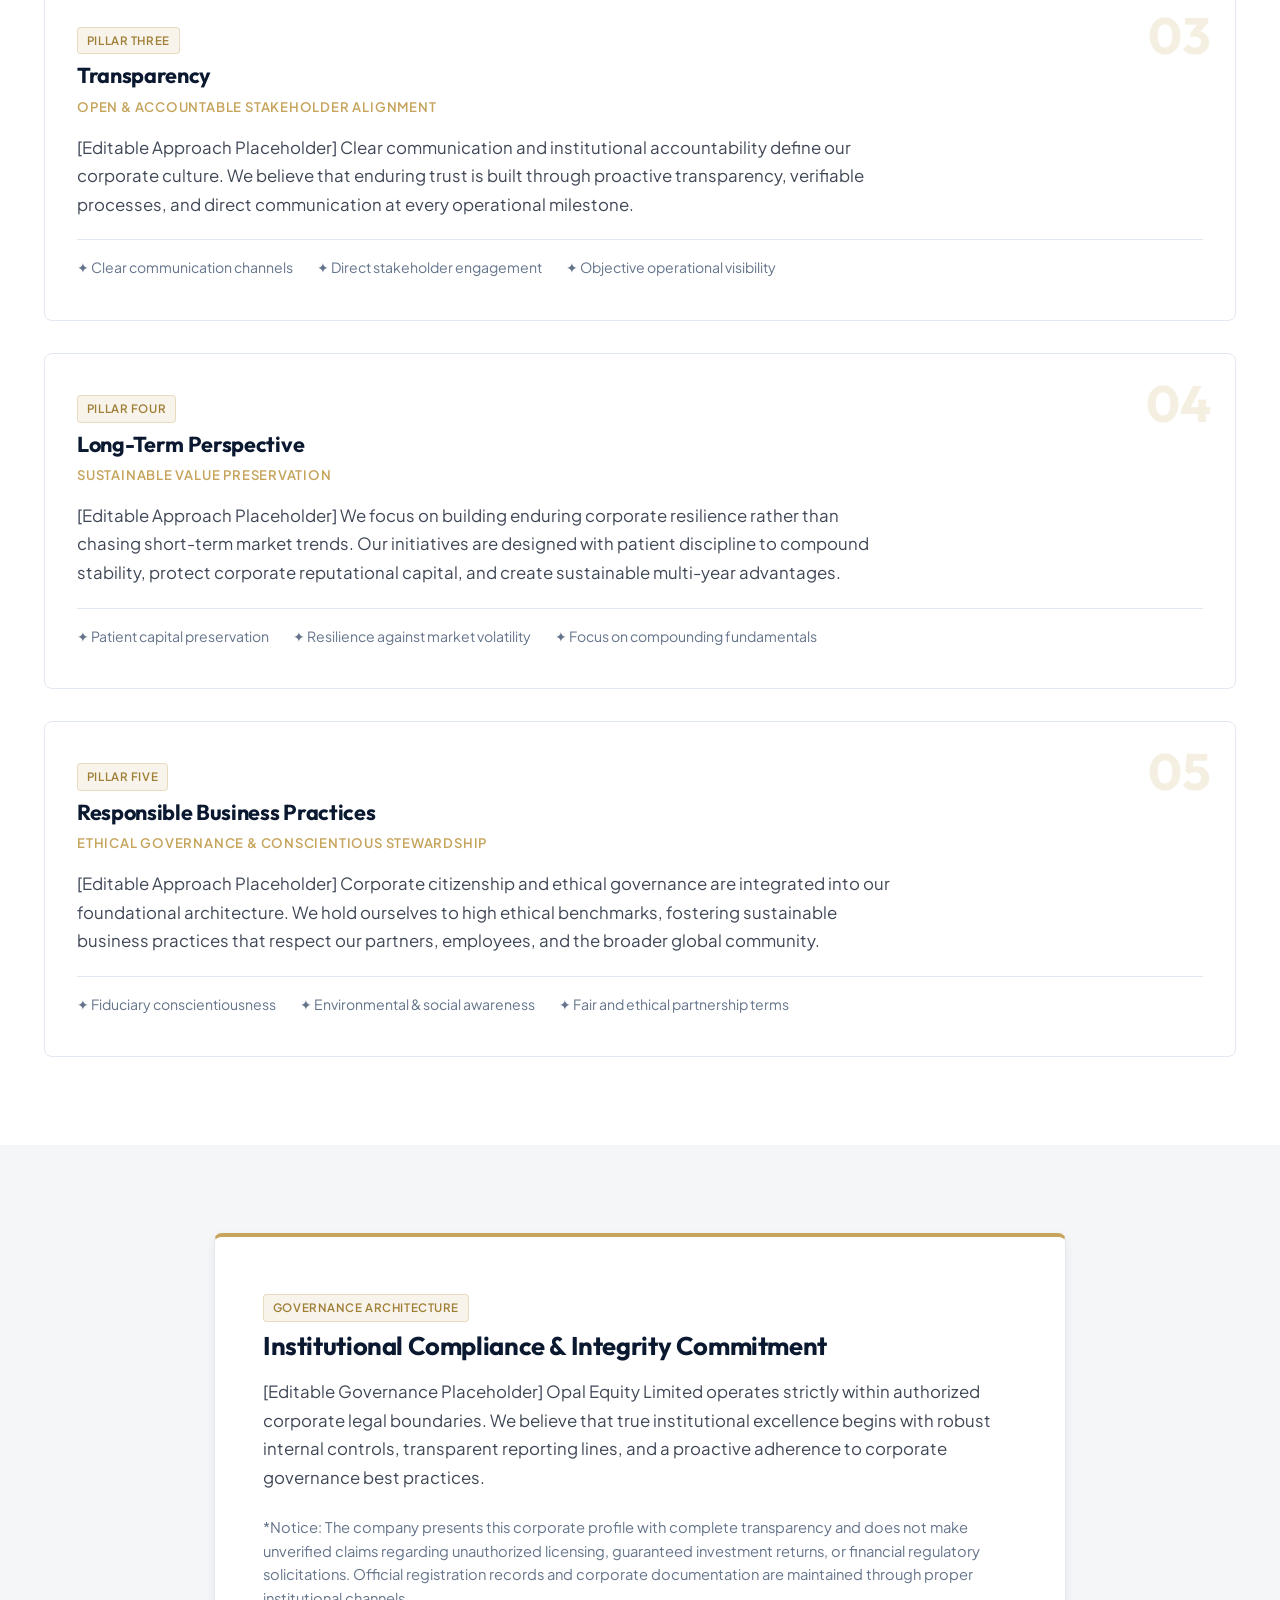
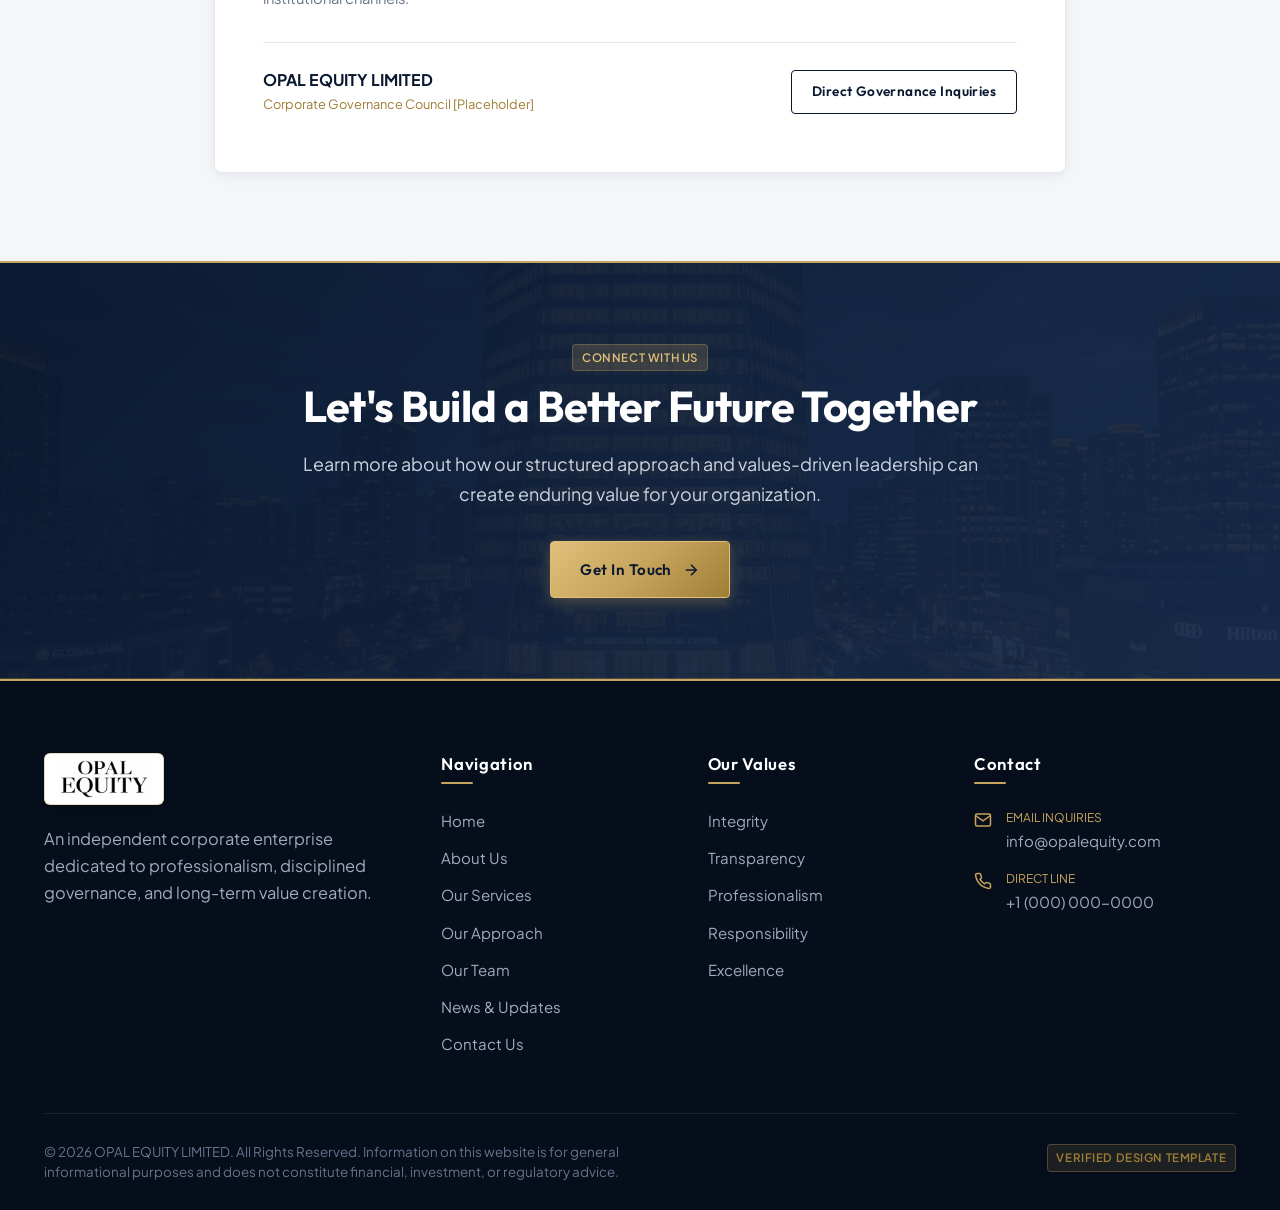
<file: approach.html>
<!DOCTYPE html>
<html lang="en">
<head>
  <meta charset="UTF-8">
  <meta name="viewport" content="width=device-width, initial-scale=1.0">
  <title>Our Approach — OPAL EQUITY LIMITED</title>
  <meta name="description" content="Discover our strategic methodology: professionalism, strategic thinking, transparency, long-term perspective, and responsible corporate stewardship.">
  <link rel="icon" type="image/png" href="images/logo.png">
  <link rel="stylesheet" href="css/style.css">
</head>
<body>

  <!-- ==============================================================================
       TOP BAR
       ============================================================================== -->
  <div class="top-bar">
    <div class="container top-bar-inner">
      <div class="top-bar-left">
        <div class="top-bar-item">
          <svg width="14" height="14" viewBox="0 0 24 24" fill="none" stroke="currentColor" stroke-width="2"><path d="M4 4h16c1.1 0 2 .9 2 2v12c0 1.1-.9 2-2 2H4c-1.1 0-2-.9-2-2V6c0-1.1.9-2 2-2z"></path><polyline points="22,6 12,13 2,6"></polyline></svg>
          <a href="mailto:info@opalequity.com" data-content-key="contact.email">info@opalequity.com [Placeholder]</a>
        </div>
        <div class="top-bar-item">
          <svg width="14" height="14" viewBox="0 0 24 24" fill="none" stroke="currentColor" stroke-width="2"><path d="M22 16.92v3a2 2 0 0 1-2.18 2 19.79 19.79 0 0 1-8.63-3.07 19.5 19.5 0 0 1-6-6 19.79 19.79 0 0 1-3.07-8.67A2 2 0 0 1 4.11 2h3a2 2 0 0 1 2 1.72 12.84 12.84 0 0 0 .7 2.81 2 2 0 0 1-.45 2.11L8.09 9.91a16 16 0 0 0 6 6l1.27-1.27a2 2 0 0 1 2.11-.45 12.84 12.84 0 0 0 2.81.7A2 2 0 0 1 22 16.92z"></path></svg>
          <span data-content-key="contact.phone">+1 (000) 000-0000 [Placeholder]</span>
        </div>
      </div>
      <div class="top-bar-right">
        <div class="top-bar-item">
          <svg width="14" height="14" viewBox="0 0 24 24" fill="none" stroke="currentColor" stroke-width="2"><path d="M21 10c0 7-9 13-9 13s-9-6-9-13a9 9 0 0 1 18 0z"></path><circle cx="12" cy="10" r="3"></circle></svg>
          <span>Headquarters: Lazimpat, Kathmandu</span>
        </div>
        <span class="top-bar-badge">Corporate Portal</span>
      </div>
    </div>
  </div>

  <!-- ==============================================================================
       SITE HEADER & NAVIGATION
       ============================================================================== -->
  <header class="site-header" id="site-header">
    <div class="container header-inner">
      <a href="index.html" class="brand-logo" aria-label="Opal Equity Limited Home">
        <img src="images/logo.png" alt="Opal Equity Logo" class="brand-logo-img">
      </a>

      <nav class="nav-menu" aria-label="Primary Navigation">
        <a href="index.html" class="nav-link">Home</a>
        <a href="about.html" class="nav-link">About Us</a>
        <a href="services.html" class="nav-link">Our Services</a>
        <a href="approach.html" class="nav-link">Our Approach</a>
        <a href="team.html" class="nav-link">Our Team</a>
        <a href="news.html" class="nav-link">News & Updates</a>
        <a href="contact.html" class="nav-link">Contact Us</a>
      </nav>

      <div class="header-action">
        <a href="contact.html" class="btn btn-primary btn-sm">Get In Touch</a>
        <button class="mobile-nav-toggle" aria-label="Toggle navigation menu" aria-expanded="false">
          <span></span>
          <span></span>
          <span></span>
        </button>
      </div>
    </div>
  </header>

  <!-- Mobile Drawer Menu -->
  <div class="mobile-nav-backdrop"></div>
  <aside class="mobile-nav-drawer" aria-label="Mobile Navigation">
    <div>
      <div style="margin-bottom: 2rem;">
        <a href="index.html" class="brand-logo" aria-label="Opal Equity Limited Home">
          <img src="images/logo.png" alt="Opal Equity Logo" class="brand-logo-img">
        </a>
      </div>
      <nav class="mobile-nav-links">
        <a href="index.html" class="nav-link">Home</a>
        <a href="about.html" class="nav-link">About Us</a>
        <a href="services.html" class="nav-link">Our Services</a>
        <a href="approach.html" class="nav-link">Our Approach</a>
        <a href="team.html" class="nav-link">Our Team</a>
        <a href="news.html" class="nav-link">News & Updates</a>
        <a href="contact.html" class="nav-link">Contact Us</a>
      </nav>
    </div>
    <div class="mobile-drawer-footer">
      <a href="contact.html" class="btn btn-primary" style="width: 100%; margin-bottom: 1rem;">Get In Touch</a>
      <p style="font-size: 0.78rem; color: #94A3B8;">info@opalequity.com [Placeholder]</p>
    </div>
  </aside>

  <!-- ==============================================================================
       MAIN CONTENT: OUR APPROACH
       ============================================================================== -->
  <main>

    <!-- PAGE HERO BANNER -->
    <section class="page-hero">
      <div class="container">
        <div class="page-hero-content">
          <nav class="breadcrumb-nav" aria-label="Breadcrumb">
            <a href="index.html">Home</a>
            <span class="separator">/</span>
            <span>Our Approach</span>
          </nav>
          <h1 class="page-hero-title">Our Approach</h1>
          <p class="page-hero-desc">
            Disciplined methodologies, strategic foresight, and responsible business practices that anchor our commitment to sustainable enterprise excellence.
          </p>
        </div>
      </div>
    </section>

    <!-- SECTION: THE 5 STRATEGIC PILLARS -->
    <section class="section section-white" id="approach-pillars">
      <div class="container">
        
        <div class="section-header text-center">
          <span class="section-subtitle">Methodological Architecture</span>
          <h2 class="section-title">The Five Foundations of Our Approach</h2>
          <div class="gold-divider"></div>
          <p class="section-description">
            Our operational framework is organized around five interlocking disciplines that guide each evaluation and strategic execution.
          </p>
        </div>

        <!-- Pillar 1: Professionalism -->
        <div class="approach-card" style="margin-bottom: 2rem;" id="professionalism">
          <div class="approach-number">01</div>
          <div class="placeholder-tag">Pillar One</div>
          <h3 class="approach-title">Professionalism</h3>
          <div class="approach-subtitle">Institutional Diligence & Precision</div>
          <p style="max-width: 820px; font-size: 1.05rem; color: var(--text-body); line-height: 1.7; margin-bottom: 1.25rem;">
            [Editable Approach Placeholder] Every corporate endeavor is executed with the highest level of institutional diligence, technical skill, and ethical compliance. We adhere to structured governance practices that protect company integrity, maintaining exacting standards across all operational touchpoints.
          </p>
          <div style="display: flex; gap: 1.5rem; flex-wrap: wrap; font-size: 0.88rem; color: var(--text-muted); padding-top: 1rem; border-top: 1px solid var(--border-light);">
            <span>✦ Institutional oversight</span>
            <span>✦ Technical & analytical rigor</span>
            <span>✦ Standardized reporting protocols</span>
          </div>
        </div>

        <!-- Pillar 2: Strategic Thinking -->
        <div class="approach-card" style="margin-bottom: 2rem;" id="strategic-thinking">
          <div class="approach-number">02</div>
          <div class="placeholder-tag">Pillar Two</div>
          <h3 class="approach-title">Strategic Thinking</h3>
          <div class="approach-subtitle">Analytical Depth & Informed Decision-Making</div>
          <p style="max-width: 820px; font-size: 1.05rem; color: var(--text-body); line-height: 1.7; margin-bottom: 1.25rem;">
            [Editable Approach Placeholder] We deploy structured analysis, scenario modeling, and comprehensive risk evaluation before committing to any initiative. By anticipating macroeconomic shifts and market complexities, we build resilient operational frameworks that withstand changing business cycles.
          </p>
          <div style="display: flex; gap: 1.5rem; flex-wrap: wrap; font-size: 0.88rem; color: var(--text-muted); padding-top: 1rem; border-top: 1px solid var(--border-light);">
            <span>✦ Comprehensive scenario evaluation</span>
            <span>✦ Evidence-based strategy formulation</span>
            <span>✦ Multi-dimensional risk assessment</span>
          </div>
        </div>

        <!-- Pillar 3: Transparency -->
        <div class="approach-card" style="margin-bottom: 2rem;" id="transparency">
          <div class="approach-number">03</div>
          <div class="placeholder-tag">Pillar Three</div>
          <h3 class="approach-title">Transparency</h3>
          <div class="approach-subtitle">Open & Accountable Stakeholder Alignment</div>
          <p style="max-width: 820px; font-size: 1.05rem; color: var(--text-body); line-height: 1.7; margin-bottom: 1.25rem;">
            [Editable Approach Placeholder] Clear communication and institutional accountability define our corporate culture. We believe that enduring trust is built through proactive transparency, verifiable processes, and direct communication at every operational milestone.
          </p>
          <div style="display: flex; gap: 1.5rem; flex-wrap: wrap; font-size: 0.88rem; color: var(--text-muted); padding-top: 1rem; border-top: 1px solid var(--border-light);">
            <span>✦ Clear communication channels</span>
            <span>✦ Direct stakeholder engagement</span>
            <span>✦ Objective operational visibility</span>
          </div>
        </div>

        <!-- Pillar 4: Long-Term Perspective -->
        <div class="approach-card" style="margin-bottom: 2rem;" id="long-term-perspective">
          <div class="approach-number">04</div>
          <div class="placeholder-tag">Pillar Four</div>
          <h3 class="approach-title">Long-Term Perspective</h3>
          <div class="approach-subtitle">Sustainable Value Preservation</div>
          <p style="max-width: 820px; font-size: 1.05rem; color: var(--text-body); line-height: 1.7; margin-bottom: 1.25rem;">
            [Editable Approach Placeholder] We focus on building enduring corporate resilience rather than chasing short-term market trends. Our initiatives are designed with patient discipline to compound stability, protect corporate reputational capital, and create sustainable multi-year advantages.
          </p>
          <div style="display: flex; gap: 1.5rem; flex-wrap: wrap; font-size: 0.88rem; color: var(--text-muted); padding-top: 1rem; border-top: 1px solid var(--border-light);">
            <span>✦ Patient capital preservation</span>
            <span>✦ Resilience against market volatility</span>
            <span>✦ Focus on compounding fundamentals</span>
          </div>
        </div>

        <!-- Pillar 5: Responsible Business Practices -->
        <div class="approach-card" id="responsible-practices">
          <div class="approach-number">05</div>
          <div class="placeholder-tag">Pillar Five</div>
          <h3 class="approach-title">Responsible Business Practices</h3>
          <div class="approach-subtitle">Ethical Governance & Conscientious Stewardship</div>
          <p style="max-width: 820px; font-size: 1.05rem; color: var(--text-body); line-height: 1.7; margin-bottom: 1.25rem;">
            [Editable Approach Placeholder] Corporate citizenship and ethical governance are integrated into our foundational architecture. We hold ourselves to high ethical benchmarks, fostering sustainable business practices that respect our partners, employees, and the broader global community.
          </p>
          <div style="display: flex; gap: 1.5rem; flex-wrap: wrap; font-size: 0.88rem; color: var(--text-muted); padding-top: 1rem; border-top: 1px solid var(--border-light);">
            <span>✦ Fiduciary conscientiousness</span>
            <span>✦ Environmental & social awareness</span>
            <span>✦ Fair and ethical partnership terms</span>
          </div>
        </div>

      </div>
    </section>

    <!-- SECTION: GOVERNANCE COMMITMENT -->
    <section class="section section-light" id="governance">
      <div class="container container-narrow">
        <div style="background: var(--bg-card); border: 1px solid var(--border-light); border-radius: var(--radius-md); padding: 3.5rem 3rem; box-shadow: var(--shadow-sm); border-top: 4px solid var(--accent-gold);">
          <span class="placeholder-tag">Governance Architecture</span>
          <h3 style="font-size: 1.6rem; color: var(--primary-navy); margin-bottom: 1rem;">
            Institutional Compliance & Integrity Commitment
          </h3>
          <p style="font-size: 1.05rem; line-height: 1.7; color: var(--text-body); margin-bottom: 1.5rem;">
            [Editable Governance Placeholder] Opal Equity Limited operates strictly within authorized corporate legal boundaries. We believe that true institutional excellence begins with robust internal controls, transparent reporting lines, and a proactive adherence to corporate governance best practices.
          </p>
          <p style="font-size: 0.92rem; color: var(--text-muted); line-height: 1.6; margin-bottom: 2rem;">
            *Notice: The company presents this corporate profile with complete transparency and does not make unverified claims regarding unauthorized licensing, guaranteed investment returns, or financial regulatory solicitations. Official registration records and corporate documentation are maintained through proper institutional channels.
          </p>

          <div style="display: flex; justify-content: space-between; align-items: center; flex-wrap: wrap; gap: 1rem; border-top: 1px solid var(--border-light); padding-top: 1.5rem;">
            <div>
              <strong style="color: var(--primary-navy);">OPAL EQUITY LIMITED</strong>
              <div style="font-size: 0.8rem; color: var(--accent-gold-dark);">Corporate Governance Council [Placeholder]</div>
            </div>
            <a href="contact.html" class="btn btn-outline-navy btn-sm">Direct Governance Inquiries</a>
          </div>
        </div>
      </div>
    </section>

    <!-- CALL TO ACTION (CTA) -->
    <section class="cta-banner">
      <div class="container cta-banner-content">
        <span class="placeholder-tag" style="background: rgba(198, 164, 92, 0.2); color: var(--accent-gold-light);">Connect With Us</span>
        <h2>Let's Build a Better Future Together</h2>
        <p>
          Learn more about how our structured approach and values-driven leadership can create enduring value for your organization.
        </p>
        <div>
          <a href="contact.html" class="btn btn-primary">
            Get In Touch
            <svg width="18" height="18" viewBox="0 0 24 24" fill="none" stroke="currentColor" stroke-width="2"><line x1="5" y1="12" x2="19" y2="12"></line><polyline points="12 5 19 12 12 19"></polyline></svg>
          </a>
        </div>
      </div>
    </section>

  </main>

  <!-- ==============================================================================
       FOOTER
       ============================================================================== -->
  <footer class="site-footer">
    <div class="container">
      <div class="footer-top">
        <div>
          <a href="index.html" class="brand-logo" style="margin-bottom: 1.25rem;" aria-label="Opal Equity Limited Home">
            <img src="images/logo.png" alt="Opal Equity Logo" class="brand-logo-img brand-logo-footer">
          </a>
          <p class="footer-desc">
            An independent corporate enterprise dedicated to professionalism, disciplined governance, and long-term value creation.
          </p>
        </div>

        <div>
          <h4 class="footer-col-title">Navigation</h4>
          <ul class="footer-links">
            <li><a href="index.html">Home</a></li>
            <li><a href="about.html">About Us</a></li>
            <li><a href="services.html">Our Services</a></li>
            <li><a href="approach.html">Our Approach</a></li>
            <li><a href="team.html">Our Team</a></li>
            <li><a href="news.html">News & Updates</a></li>
            <li><a href="contact.html">Contact Us</a></li>
          </ul>
        </div>

        <div>
          <h4 class="footer-col-title">Our Values</h4>
          <ul class="footer-links">
            <li><a href="approach.html#integrity">Integrity</a></li>
            <li><a href="approach.html#transparency">Transparency</a></li>
            <li><a href="approach.html#professionalism">Professionalism</a></li>
            <li><a href="approach.html#responsibility">Responsibility</a></li>
            <li><a href="approach.html#excellence">Excellence</a></li>
          </ul>
        </div>

        <div>
          <h4 class="footer-col-title">Contact</h4>
          <div class="footer-contact-item">
            <svg width="18" height="18" viewBox="0 0 24 24" fill="none" stroke="currentColor" stroke-width="2"><path d="M4 4h16c1.1 0 2 .9 2 2v12c0 1.1-.9 2-2 2H4c-1.1 0-2-.9-2-2V6c0-1.1.9-2 2-2z"></path><polyline points="22,6 12,13 2,6"></polyline></svg>
            <div>
              <span style="display: block; font-size: 0.75rem; text-transform: uppercase; color: var(--accent-gold);">Email Inquiries</span>
              <a href="mailto:info@opalequity.com" data-content-key="contact.email">info@opalequity.com [Placeholder]</a>
            </div>
          </div>
          <div class="footer-contact-item">
            <svg width="18" height="18" viewBox="0 0 24 24" fill="none" stroke="currentColor" stroke-width="2"><path d="M22 16.92v3a2 2 0 0 1-2.18 2 19.79 19.79 0 0 1-8.63-3.07 19.5 19.5 0 0 1-6-6 19.79 19.79 0 0 1-3.07-8.67A2 2 0 0 1 4.11 2h3a2 2 0 0 1 2 1.72 12.84 12.84 0 0 0 .7 2.81 2 2 0 0 1-.45 2.11L8.09 9.91a16 16 0 0 0 6 6l1.27-1.27a2 2 0 0 1 2.11-.45 12.84 12.84 0 0 0 2.81.7A2 2 0 0 1 22 16.92z"></path></svg>
            <div>
              <span style="display: block; font-size: 0.75rem; text-transform: uppercase; color: var(--accent-gold);">Direct Line</span>
              <span data-content-key="contact.phone">+1 (000) 000-0000 [Placeholder]</span>
            </div>
          </div>
        </div>
      </div>

      <div class="footer-bottom">
        <div class="footer-bottom-inner">
          <div class="footer-legal-note">
            &copy; 2026 OPAL EQUITY LIMITED. All Rights Reserved. Information on this website is for general informational purposes and does not constitute financial, investment, or regulatory advice.
          </div>
          <div>
            <span class="placeholder-tag">Verified Design Template</span>
          </div>
        </div>
      </div>
    </div>
  </footer>

  <button class="back-to-top" aria-label="Back to top">
    <svg width="20" height="20" viewBox="0 0 24 24" fill="none" stroke="currentColor" stroke-width="2.5"><polyline points="18 15 12 9 6 15"></polyline></svg>
  </button>

  <script src="js/content.js"></script>
  <script src="js/script.js"></script>
</body>
</html>
</file>
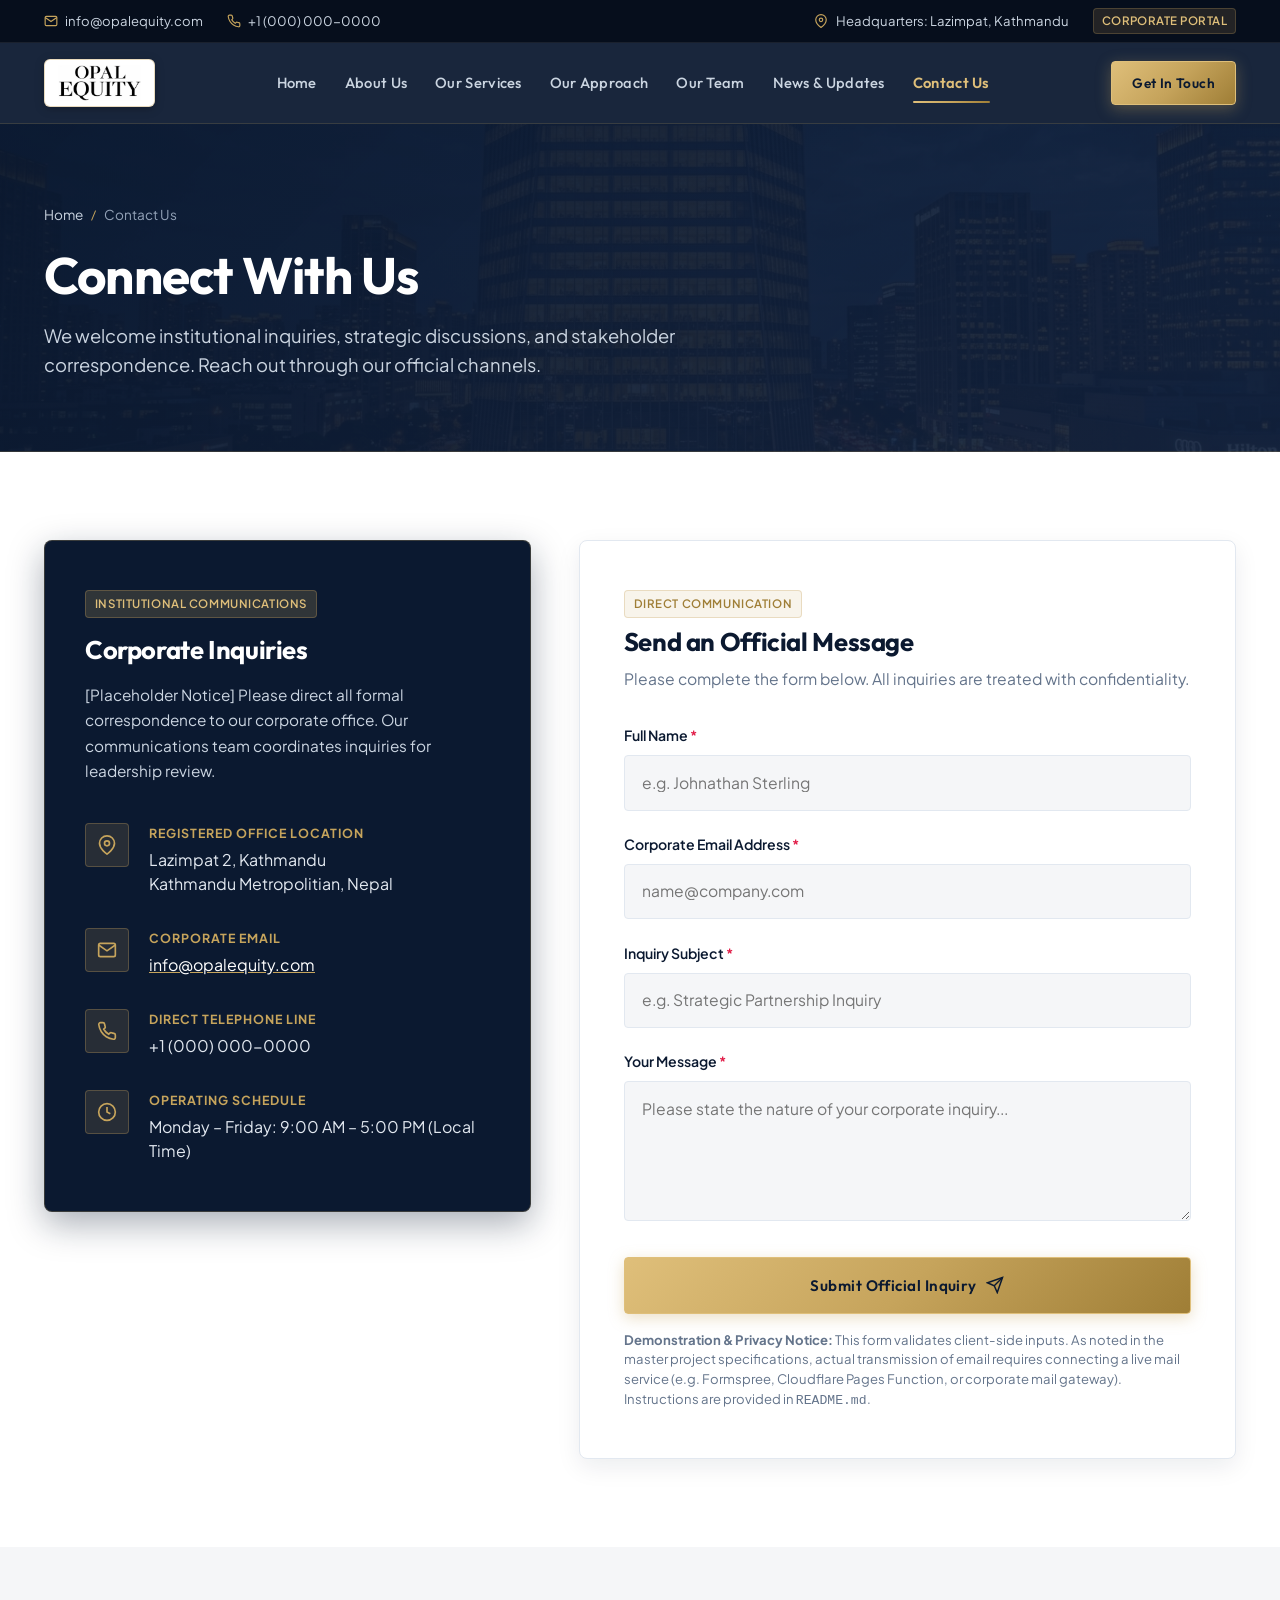
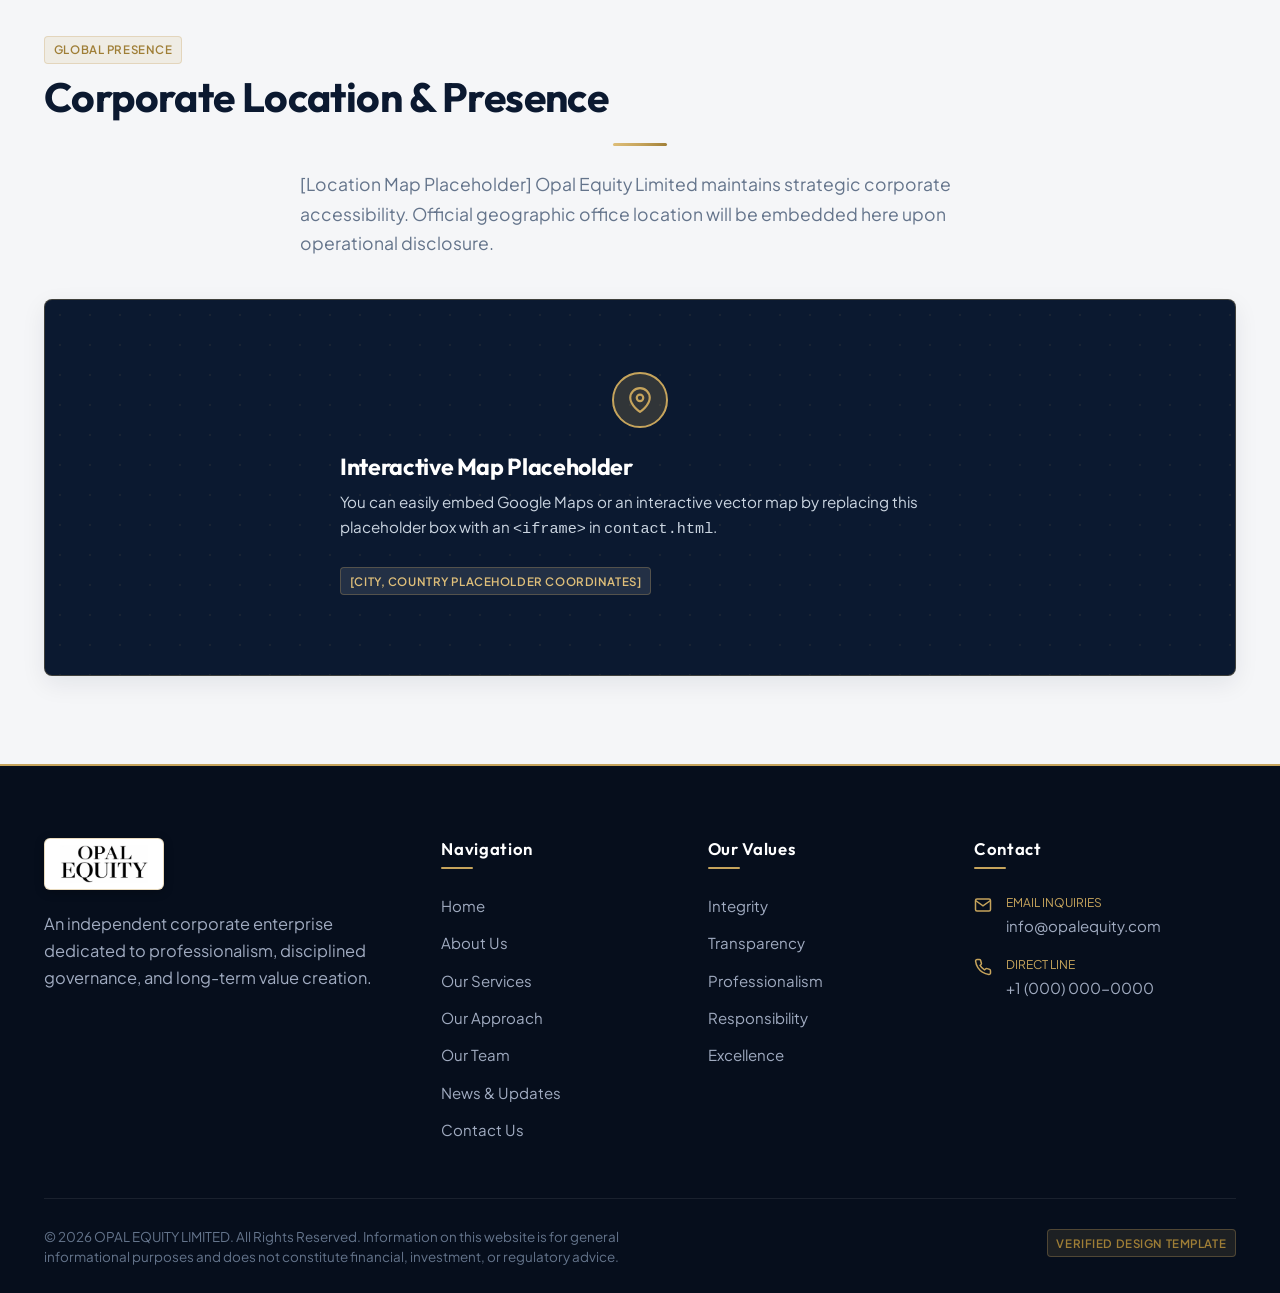
<file: contact.html>
<!DOCTYPE html>
<html lang="en">

<head>
  <meta charset="UTF-8">
  <meta name="viewport" content="width=device-width, initial-scale=1.0">
  <title>Contact Us — OPAL EQUITY LIMITED</title>
  <meta name="description"
    content="Get in touch with Opal Equity Limited. Contact details, corporate headquarters address placeholders, and official communication form.">
  <link rel="icon" type="image/png" href="images/logo.png">
  <link rel="stylesheet" href="css/style.css">
</head>

<body>

  <!-- ==============================================================================
       TOP BAR
       ============================================================================== -->
  <div class="top-bar">
    <div class="container top-bar-inner">
      <div class="top-bar-left">
        <div class="top-bar-item">
          <svg width="14" height="14" viewBox="0 0 24 24" fill="none" stroke="currentColor" stroke-width="2">
            <path d="M4 4h16c1.1 0 2 .9 2 2v12c0 1.1-.9 2-2 2H4c-1.1 0-2-.9-2-2V6c0-1.1.9-2 2-2z"></path>
            <polyline points="22,6 12,13 2,6"></polyline>
          </svg>
          <a href="mailto:info@opalequity.com" data-content-key="contact.email">info@opalequity.com [Placeholder]</a>
        </div>
        <div class="top-bar-item">
          <svg width="14" height="14" viewBox="0 0 24 24" fill="none" stroke="currentColor" stroke-width="2">
            <path
              d="M22 16.92v3a2 2 0 0 1-2.18 2 19.79 19.79 0 0 1-8.63-3.07 19.5 19.5 0 0 1-6-6 19.79 19.79 0 0 1-3.07-8.67A2 2 0 0 1 4.11 2h3a2 2 0 0 1 2 1.72 12.84 12.84 0 0 0 .7 2.81 2 2 0 0 1-.45 2.11L8.09 9.91a16 16 0 0 0 6 6l1.27-1.27a2 2 0 0 1 2.11-.45 12.84 12.84 0 0 0 2.81.7A2 2 0 0 1 22 16.92z">
            </path>
          </svg>
          <span data-content-key="contact.phone">+1 (000) 000-0000 [Placeholder]</span>
        </div>
      </div>
      <div class="top-bar-right">
        <div class="top-bar-item">
          <svg width="14" height="14" viewBox="0 0 24 24" fill="none" stroke="currentColor" stroke-width="2">
            <path d="M21 10c0 7-9 13-9 13s-9-6-9-13a9 9 0 0 1 18 0z"></path>
            <circle cx="12" cy="10" r="3"></circle>
          </svg>
          <span>Headquarters: Lazimpat, Kathmandu</span>
        </div>
        <span class="top-bar-badge">Corporate Portal</span>
      </div>
    </div>
  </div>

  <!-- ==============================================================================
       SITE HEADER & NAVIGATION
       ============================================================================== -->
  <header class="site-header" id="site-header">
    <div class="container header-inner">
      <a href="index.html" class="brand-logo" aria-label="Opal Equity Limited Home">
        <img src="images/logo.png" alt="Opal Equity Logo" class="brand-logo-img">
      </a>

      <nav class="nav-menu" aria-label="Primary Navigation">
        <a href="index.html" class="nav-link">Home</a>
        <a href="about.html" class="nav-link">About Us</a>
        <a href="services.html" class="nav-link">Our Services</a>
        <a href="approach.html" class="nav-link">Our Approach</a>
        <a href="team.html" class="nav-link">Our Team</a>
        <a href="news.html" class="nav-link">News & Updates</a>
        <a href="contact.html" class="nav-link">Contact Us</a>
      </nav>

      <div class="header-action">
        <a href="contact.html" class="btn btn-primary btn-sm">Get In Touch</a>
        <button class="mobile-nav-toggle" aria-label="Toggle navigation menu" aria-expanded="false">
          <span></span>
          <span></span>
          <span></span>
        </button>
      </div>
    </div>
  </header>

  <!-- Mobile Drawer Menu -->
  <div class="mobile-nav-backdrop"></div>
  <aside class="mobile-nav-drawer" aria-label="Mobile Navigation">
    <div>
      <div style="margin-bottom: 2rem;">
        <a href="index.html" class="brand-logo" aria-label="Opal Equity Limited Home">
          <img src="images/logo.png" alt="Opal Equity Logo" class="brand-logo-img">
        </a>
      </div>
      <nav class="mobile-nav-links">
        <a href="index.html" class="nav-link">Home</a>
        <a href="about.html" class="nav-link">About Us</a>
        <a href="services.html" class="nav-link">Our Services</a>
        <a href="approach.html" class="nav-link">Our Approach</a>
        <a href="team.html" class="nav-link">Our Team</a>
        <a href="news.html" class="nav-link">News & Updates</a>
        <a href="contact.html" class="nav-link">Contact Us</a>
      </nav>
    </div>
    <div class="mobile-drawer-footer">
      <a href="contact.html" class="btn btn-primary" style="width: 100%; margin-bottom: 1rem;">Get In Touch</a>
      <p style="font-size: 0.78rem; color: #94A3B8;">info@opalequity.com [Placeholder]</p>
    </div>
  </aside>

  <!-- ==============================================================================
       MAIN CONTENT: CONTACT US
       ============================================================================== -->
  <main>

    <!-- PAGE HERO BANNER -->
    <section class="page-hero">
      <div class="container">
        <div class="page-hero-content">
          <nav class="breadcrumb-nav" aria-label="Breadcrumb">
            <a href="index.html">Home</a>
            <span class="separator">/</span>
            <span>Contact Us</span>
          </nav>
          <h1 class="page-hero-title">Connect With Us</h1>
          <p class="page-hero-desc">
            We welcome institutional inquiries, strategic discussions, and stakeholder correspondence. Reach out through
            our official channels.
          </p>
        </div>
      </div>
    </section>

    <!-- SECTION: CONTACT INTERFACE (FORM & DETAILS) -->
    <section class="section section-white" id="contact-interface">
      <div class="container">

        <div class="contact-grid">

          <!-- LEFT COLUMN: CORPORATE CONTACT INFORMATION -->
          <div class="contact-info-panel">
            <span class="placeholder-tag"
              style="background: rgba(198, 164, 92, 0.2); color: var(--accent-gold-light);">Institutional
              Communications</span>
            <h3 style="font-size: 1.6rem; margin-top: 0.5rem; margin-bottom: 1rem;">Corporate Inquiries</h3>
            <p style="color: #CBD5E1; font-size: 0.96rem; line-height: 1.65; margin-bottom: 2.5rem;">
              [Placeholder Notice] Please direct all formal correspondence to our corporate office. Our communications
              team coordinates inquiries for leadership review.
            </p>

            <!-- Detail 1: Address -->
            <div class="contact-detail-item">
              <div class="contact-detail-icon">
                <svg width="20" height="20" viewBox="0 0 24 24" fill="none" stroke="currentColor" stroke-width="2">
                  <path d="M21 10c0 7-9 13-9 13s-9-6-9-13a9 9 0 0 1 18 0z"></path>
                  <circle cx="12" cy="10" r="3"></circle>
                </svg>
              </div>
              <div>
                <div class="contact-detail-label">Registered Office Location</div>
                <div class="contact-detail-value">
                  Lazimpat 2, Kathmandu<br>
                  Kathmandu Metropolitian, Nepal
                </div>
              </div>
            </div>

            <!-- Detail 2: Email -->
            <div class="contact-detail-item">
              <div class="contact-detail-icon">
                <svg width="20" height="20" viewBox="0 0 24 24" fill="none" stroke="currentColor" stroke-width="2">
                  <path d="M4 4h16c1.1 0 2 .9 2 2v12c0 1.1-.9 2-2 2H4c-1.1 0-2-.9-2-2V6c0-1.1.9-2 2-2z"></path>
                  <polyline points="22,6 12,13 2,6"></polyline>
                </svg>
              </div>
              <div>
                <div class="contact-detail-label">Corporate Email</div>
                <div class="contact-detail-value">
                  <a href="mailto:info@opalequity.com"
                    style="color: #fff; text-decoration: underline; text-decoration-color: var(--accent-gold);"
                    data-content-key="contact.email">
                    info@opalequity.com [Placeholder]
                  </a>
                </div>
              </div>
            </div>

            <!-- Detail 3: Phone -->
            <div class="contact-detail-item">
              <div class="contact-detail-icon">
                <svg width="20" height="20" viewBox="0 0 24 24" fill="none" stroke="currentColor" stroke-width="2">
                  <path
                    d="M22 16.92v3a2 2 0 0 1-2.18 2 19.79 19.79 0 0 1-8.63-3.07 19.5 19.5 0 0 1-6-6 19.79 19.79 0 0 1-3.07-8.67A2 2 0 0 1 4.11 2h3a2 2 0 0 1 2 1.72 12.84 12.84 0 0 0 .7 2.81 2 2 0 0 1-.45 2.11L8.09 9.91a16 16 0 0 0 6 6l1.27-1.27a2 2 0 0 1 2.11-.45 12.84 12.84 0 0 0 2.81.7A2 2 0 0 1 22 16.92z">
                  </path>
                </svg>
              </div>
              <div>
                <div class="contact-detail-label">Direct Telephone Line</div>
                <div class="contact-detail-value" data-content-key="contact.phone">
                  +1 (000) 000-0000 [Placeholder]
                </div>
              </div>
            </div>

            <!-- Detail 4: Operating Hours -->
            <div class="contact-detail-item" style="margin-bottom: 0;">
              <div class="contact-detail-icon">
                <svg width="20" height="20" viewBox="0 0 24 24" fill="none" stroke="currentColor" stroke-width="2">
                  <circle cx="12" cy="12" r="10"></circle>
                  <polyline points="12 6 12 12 16 14"></polyline>
                </svg>
              </div>
              <div>
                <div class="contact-detail-label">Operating Schedule</div>
                <div class="contact-detail-value" data-content-key="contact.officeHours">
                  Monday – Friday: 9:00 AM – 6:00 PM (Local Time)
                </div>
              </div>
            </div>

          </div>

          <!-- RIGHT COLUMN: INTERACTIVE CONTACT FORM -->
          <div class="contact-form-panel">
            <span class="placeholder-tag">Direct Communication</span>
            <h3 style="font-size: 1.6rem; color: var(--primary-navy);">Send an Official Message</h3>
            <p>
              Please complete the form below. All inquiries are treated with confidentiality.
            </p>

            <!-- Status / Feedback Container -->
            <div id="opal-form-status" class="form-status" role="alert"></div>

            <!-- Contact Form -->
            <form id="opal-contact-form" novalidate>

              <!-- Full Name Field -->
              <div class="form-group">
                <label for="name" class="form-label">
                  Full Name <span class="required">*</span>
                </label>
                <input type="text" id="name" name="name" class="form-control" placeholder="e.g. Johnathan Sterling"
                  required>
              </div>

              <!-- Email Field -->
              <div class="form-group">
                <label for="email" class="form-label">
                  Corporate Email Address <span class="required">*</span>
                </label>
                <input type="email" id="email" name="email" class="form-control" placeholder="name@company.com"
                  required>
              </div>

              <!-- Subject Field -->
              <div class="form-group">
                <label for="subject" class="form-label">
                  Inquiry Subject <span class="required">*</span>
                </label>
                <input type="text" id="subject" name="subject" class="form-control"
                  placeholder="e.g. Strategic Partnership Inquiry" required>
              </div>

              <!-- Message Field -->
              <div class="form-group">
                <label for="message" class="form-label">
                  Your Message <span class="required">*</span>
                </label>
                <textarea id="message" name="message" class="form-control"
                  placeholder="Please state the nature of your corporate inquiry..." required></textarea>
              </div>

              <!-- Submit Button -->
              <div style="margin-top: 1.75rem;">
                <button type="submit" class="btn btn-primary" style="width: 100%;">
                  Submit Official Inquiry
                  <svg width="18" height="18" viewBox="0 0 24 24" fill="none" stroke="currentColor" stroke-width="2">
                    <line x1="22" y1="2" x2="11" y2="13"></line>
                    <polygon points="22 2 15 22 11 13 2 9 22 2"></polygon>
                  </svg>
                </button>
              </div>

              <!-- Important Backend Notice -->
              <div class="form-disclaimer">
                <strong>Demonstration & Privacy Notice:</strong> This form validates client-side inputs. As noted in the
                master project specifications, actual transmission of email requires connecting a live mail service
                (e.g. Formspree, Cloudflare Pages Function, or corporate mail gateway). Instructions are provided in
                <code>README.md</code>.
              </div>

            </form>
          </div>

        </div>

      </div>
    </section>

    <!-- SECTION: LOCATION MAP PLACEHOLDER -->
    <section class="section section-light" id="location-showcase">
      <div class="container text-center">
        <span class="placeholder-tag">Global Presence</span>
        <h2 class="section-title">Corporate Location & Presence</h2>
        <div class="gold-divider"></div>
        <p class="section-description" style="margin-bottom: 2.5rem;">
          [Location Map Placeholder] Opal Equity Limited maintains strategic corporate accessibility. Official
          geographic office location will be embedded here upon operational disclosure.
        </p>

        <!-- Stylized Graphic Map Container -->
        <div
          style="background: var(--primary-navy); border: 1px solid var(--border-gold-subtle); border-radius: var(--radius-md); padding: 4.5rem 2rem; position: relative; overflow: hidden; color: #fff; box-shadow: var(--shadow-md);">
          <div
            style="position: absolute; top: 0; left: 0; right: 0; bottom: 0; background-image: radial-gradient(rgba(198, 164, 92, 0.15) 1.5px, transparent 1.5px); background-size: 30px 30px; opacity: 0.5;">
          </div>

          <div style="position: relative; z-index: 2; max-width: 600px; margin: 0 auto;">
            <div
              style="width: 56px; height: 56px; margin: 0 auto 1.5rem auto; border-radius: 50%; background: rgba(198, 164, 92, 0.2); border: 2px solid var(--accent-gold); display: flex; align-items: center; justify-content: center; color: var(--accent-gold);">
              <svg width="26" height="26" viewBox="0 0 24 24" fill="none" stroke="currentColor" stroke-width="2">
                <path d="M21 10c0 7-9 13-9 13s-9-6-9-13a9 9 0 0 1 18 0z"></path>
                <circle cx="12" cy="10" r="3"></circle>
              </svg>
            </div>
            <h3 style="color: #fff; font-size: 1.45rem; margin-bottom: 0.5rem;">Interactive Map Placeholder</h3>
            <p style="color: #CBD5E1; font-size: 0.95rem; margin-bottom: 1.5rem;">
              You can easily embed Google Maps or an interactive vector map by replacing this placeholder box with an
              <code>&lt;iframe&gt;</code> in <code>contact.html</code>.
            </p>
            <span class="placeholder-tag"
              style="background: rgba(255, 255, 255, 0.1); color: var(--accent-gold-light);">[City, Country Placeholder
              Coordinates]</span>
          </div>
        </div>

      </div>
    </section>

  </main>

  <!-- ==============================================================================
       FOOTER
       ============================================================================== -->
  <footer class="site-footer">
    <div class="container">
      <div class="footer-top">
        <div>
          <a href="index.html" class="brand-logo" style="margin-bottom: 1.25rem;" aria-label="Opal Equity Limited Home">
            <img src="images/logo.png" alt="Opal Equity Logo" class="brand-logo-img brand-logo-footer">
          </a>
          <p class="footer-desc">
            An independent corporate enterprise dedicated to professionalism, disciplined governance, and long-term
            value creation.
          </p>
        </div>

        <div>
          <h4 class="footer-col-title">Navigation</h4>
          <ul class="footer-links">
            <li><a href="index.html">Home</a></li>
            <li><a href="about.html">About Us</a></li>
            <li><a href="services.html">Our Services</a></li>
            <li><a href="approach.html">Our Approach</a></li>
            <li><a href="team.html">Our Team</a></li>
            <li><a href="news.html">News & Updates</a></li>
            <li><a href="contact.html">Contact Us</a></li>
          </ul>
        </div>

        <div>
          <h4 class="footer-col-title">Our Values</h4>
          <ul class="footer-links">
            <li><a href="approach.html#integrity">Integrity</a></li>
            <li><a href="approach.html#transparency">Transparency</a></li>
            <li><a href="approach.html#professionalism">Professionalism</a></li>
            <li><a href="approach.html#responsibility">Responsibility</a></li>
            <li><a href="approach.html#excellence">Excellence</a></li>
          </ul>
        </div>

        <div>
          <h4 class="footer-col-title">Contact</h4>
          <div class="footer-contact-item">
            <svg width="18" height="18" viewBox="0 0 24 24" fill="none" stroke="currentColor" stroke-width="2">
              <path d="M4 4h16c1.1 0 2 .9 2 2v12c0 1.1-.9 2-2 2H4c-1.1 0-2-.9-2-2V6c0-1.1.9-2 2-2z"></path>
              <polyline points="22,6 12,13 2,6"></polyline>
            </svg>
            <div>
              <span
                style="display: block; font-size: 0.75rem; text-transform: uppercase; color: var(--accent-gold);">Email
                Inquiries</span>
              <a href="mailto:info@opalequity.com" data-content-key="contact.email">info@opalequity.com
                [Placeholder]</a>
            </div>
          </div>
          <div class="footer-contact-item">
            <svg width="18" height="18" viewBox="0 0 24 24" fill="none" stroke="currentColor" stroke-width="2">
              <path
                d="M22 16.92v3a2 2 0 0 1-2.18 2 19.79 19.79 0 0 1-8.63-3.07 19.5 19.5 0 0 1-6-6 19.79 19.79 0 0 1-3.07-8.67A2 2 0 0 1 4.11 2h3a2 2 0 0 1 2 1.72 12.84 12.84 0 0 0 .7 2.81 2 2 0 0 1-.45 2.11L8.09 9.91a16 16 0 0 0 6 6l1.27-1.27a2 2 0 0 1 2.11-.45 12.84 12.84 0 0 0 2.81.7A2 2 0 0 1 22 16.92z">
              </path>
            </svg>
            <div>
              <span
                style="display: block; font-size: 0.75rem; text-transform: uppercase; color: var(--accent-gold);">Direct
                Line</span>
              <span data-content-key="contact.phone">+1 (000) 000-0000 [Placeholder]</span>
            </div>
          </div>
        </div>
      </div>

      <div class="footer-bottom">
        <div class="footer-bottom-inner">
          <div class="footer-legal-note">
            &copy; 2026 OPAL EQUITY LIMITED. All Rights Reserved. Information on this website is for general
            informational purposes and does not constitute financial, investment, or regulatory advice.
          </div>
          <div>
            <span class="placeholder-tag">Verified Design Template</span>
          </div>
        </div>
      </div>
    </div>
  </footer>

  <button class="back-to-top" aria-label="Back to top">
    <svg width="20" height="20" viewBox="0 0 24 24" fill="none" stroke="currentColor" stroke-width="2.5">
      <polyline points="18 15 12 9 6 15"></polyline>
    </svg>
  </button>

  <script src="js/content.js"></script>
  <script src="js/script.js"></script>
</body>

</html>
</file>
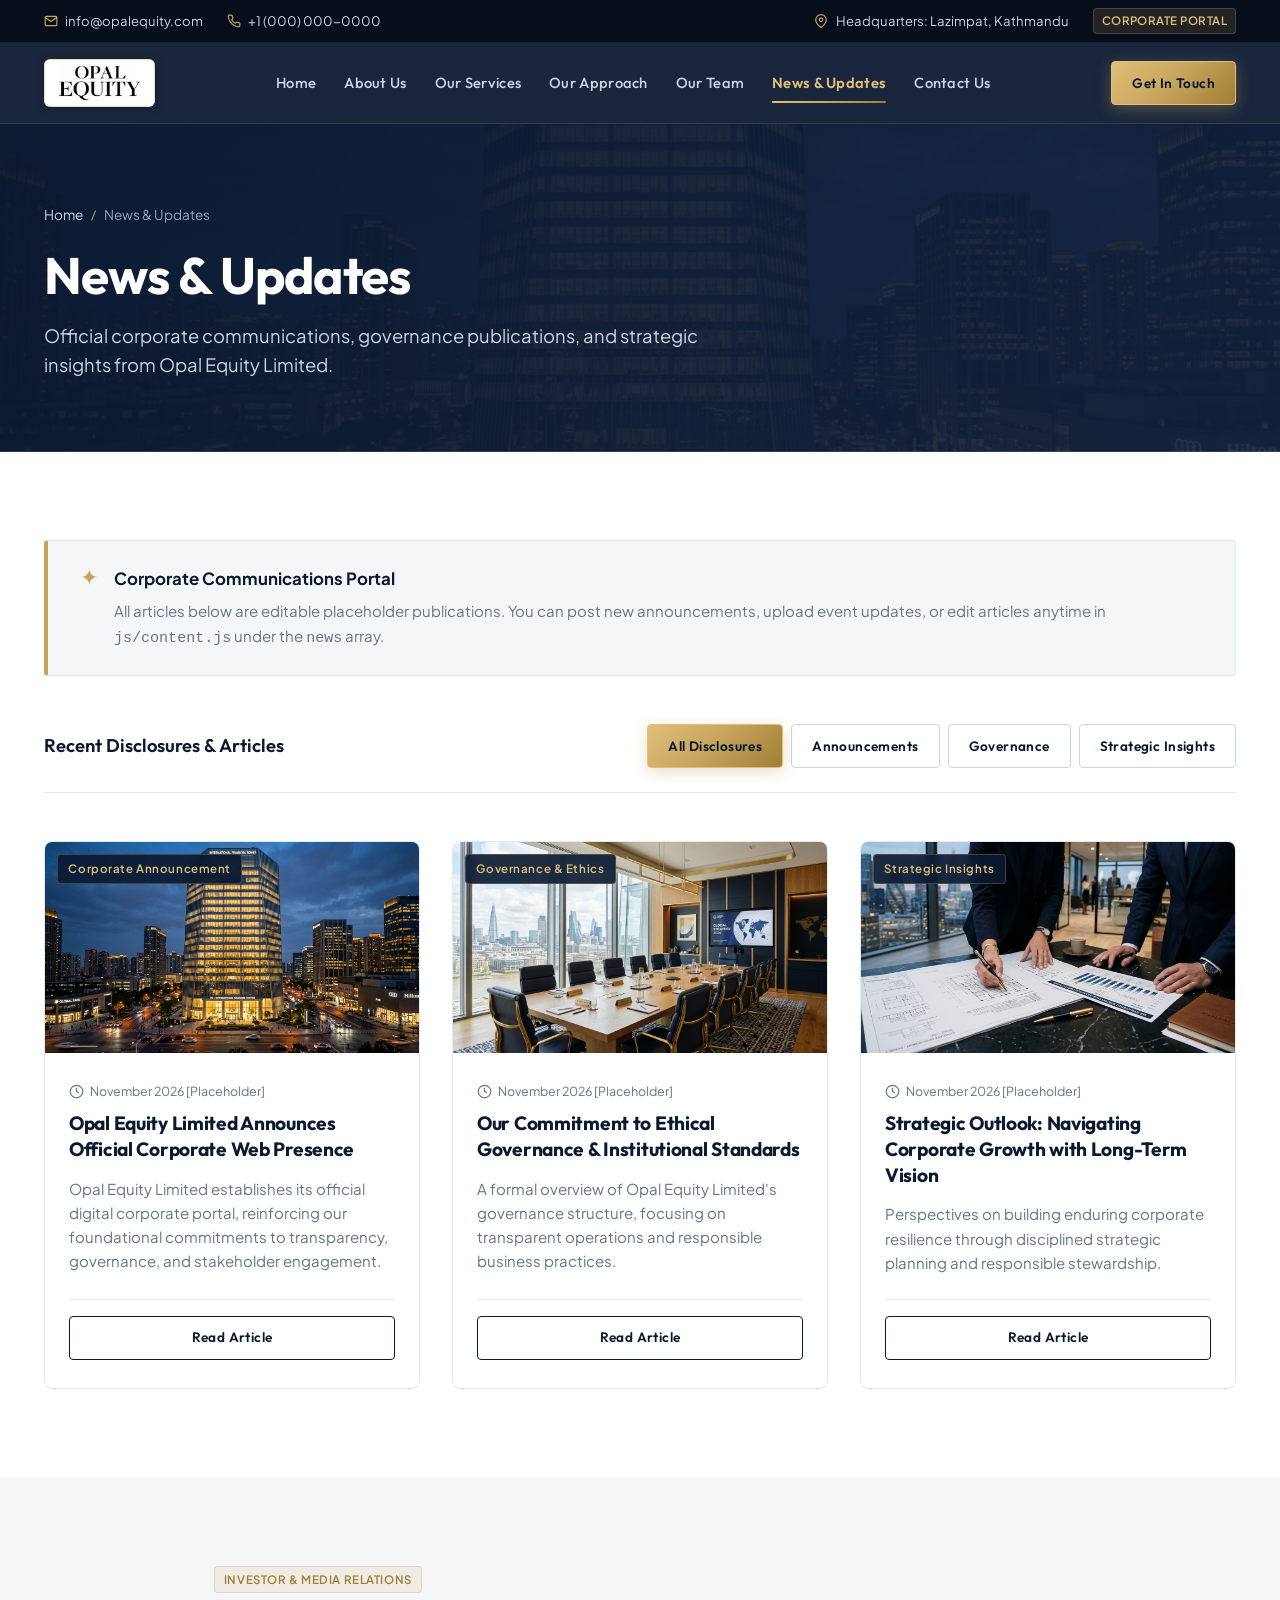
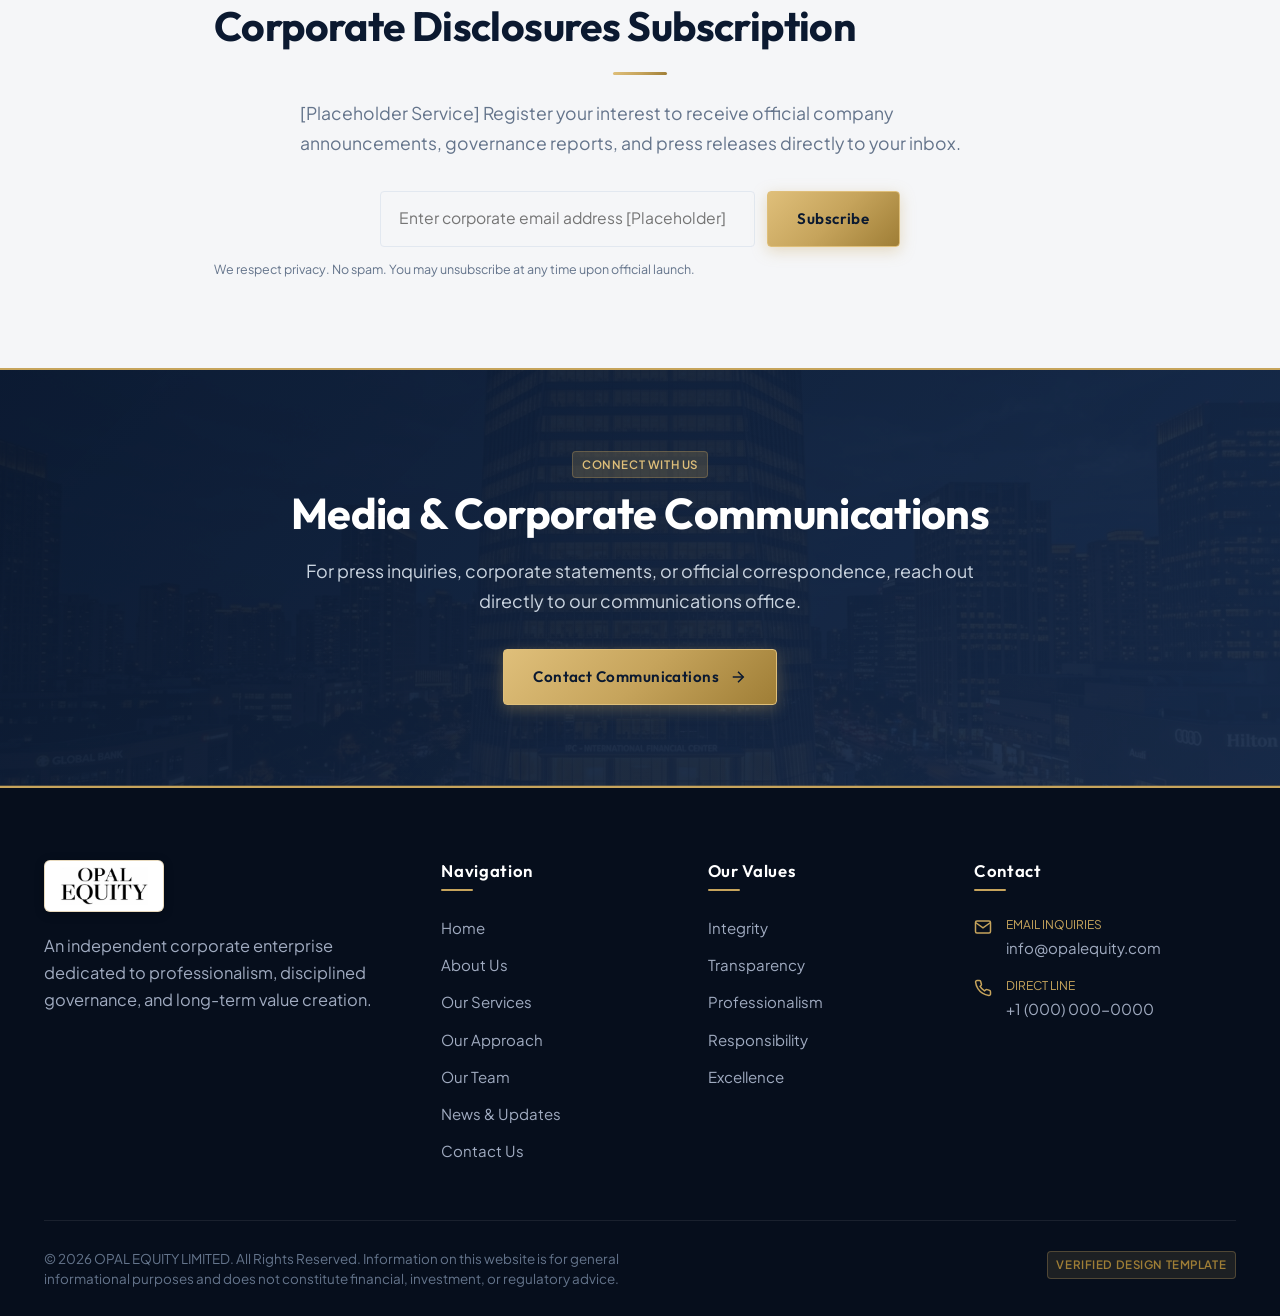
<file: news.html>
<!DOCTYPE html>
<html lang="en">

<head>
  <meta charset="UTF-8">
  <meta name="viewport" content="width=device-width, initial-scale=1.0">
  <title>News & Updates — OPAL EQUITY LIMITED</title>
  <meta name="description"
    content="Stay informed with corporate announcements, leadership perspectives, and governance updates from Opal Equity Limited.">
  <link rel="icon" type="image/png" href="images/logo.png">
  <link rel="stylesheet" href="css/style.css">
</head>

<body>

  <!-- ==============================================================================
       TOP BAR
       ============================================================================== -->
  <div class="top-bar">
    <div class="container top-bar-inner">
      <div class="top-bar-left">
        <div class="top-bar-item">
          <svg width="14" height="14" viewBox="0 0 24 24" fill="none" stroke="currentColor" stroke-width="2">
            <path d="M4 4h16c1.1 0 2 .9 2 2v12c0 1.1-.9 2-2 2H4c-1.1 0-2-.9-2-2V6c0-1.1.9-2 2-2z"></path>
            <polyline points="22,6 12,13 2,6"></polyline>
          </svg>
          <a href="mailto:info@opalequity.com" data-content-key="contact.email">info@opalequity.com [Placeholder]</a>
        </div>
        <div class="top-bar-item">
          <svg width="14" height="14" viewBox="0 0 24 24" fill="none" stroke="currentColor" stroke-width="2">
            <path
              d="M22 16.92v3a2 2 0 0 1-2.18 2 19.79 19.79 0 0 1-8.63-3.07 19.5 19.5 0 0 1-6-6 19.79 19.79 0 0 1-3.07-8.67A2 2 0 0 1 4.11 2h3a2 2 0 0 1 2 1.72 12.84 12.84 0 0 0 .7 2.81 2 2 0 0 1-.45 2.11L8.09 9.91a16 16 0 0 0 6 6l1.27-1.27a2 2 0 0 1 2.11-.45 12.84 12.84 0 0 0 2.81.7A2 2 0 0 1 22 16.92z">
            </path>
          </svg>
          <span data-content-key="contact.phone">+1 (000) 000-0000 [Placeholder]</span>
        </div>
      </div>
      <div class="top-bar-right">
        <div class="top-bar-item">
          <svg width="14" height="14" viewBox="0 0 24 24" fill="none" stroke="currentColor" stroke-width="2">
            <path d="M21 10c0 7-9 13-9 13s-9-6-9-13a9 9 0 0 1 18 0z"></path>
            <circle cx="12" cy="10" r="3"></circle>
          </svg>
          <span>Headquarters: Lazimpat, Kathmandu</span>
        </div>
        <span class="top-bar-badge">Corporate Portal</span>
      </div>
    </div>
  </div>

  <!-- ==============================================================================
       SITE HEADER & NAVIGATION
       ============================================================================== -->
  <header class="site-header" id="site-header">
    <div class="container header-inner">
      <a href="index.html" class="brand-logo" aria-label="Opal Equity Limited Home">
        <img src="images/logo.png" alt="Opal Equity Logo" class="brand-logo-img">
      </a>

      <nav class="nav-menu" aria-label="Primary Navigation">
        <a href="index.html" class="nav-link">Home</a>
        <a href="about.html" class="nav-link">About Us</a>
        <a href="services.html" class="nav-link">Our Services</a>
        <a href="approach.html" class="nav-link">Our Approach</a>
        <a href="team.html" class="nav-link">Our Team</a>
        <a href="news.html" class="nav-link">News & Updates</a>
        <a href="contact.html" class="nav-link">Contact Us</a>
      </nav>

      <div class="header-action">
        <a href="contact.html" class="btn btn-primary btn-sm">Get In Touch</a>
        <button class="mobile-nav-toggle" aria-label="Toggle navigation menu" aria-expanded="false">
          <span></span>
          <span></span>
          <span></span>
        </button>
      </div>
    </div>
  </header>

  <!-- Mobile Drawer Menu -->
  <div class="mobile-nav-backdrop"></div>
  <aside class="mobile-nav-drawer" aria-label="Mobile Navigation">
    <div>
      <div style="margin-bottom: 2rem;">
        <a href="index.html" class="brand-logo" aria-label="Opal Equity Limited Home">
          <img src="images/logo.png" alt="Opal Equity Logo" class="brand-logo-img">
        </a>
      </div>
      <nav class="mobile-nav-links">
        <a href="index.html" class="nav-link">Home</a>
        <a href="about.html" class="nav-link">About Us</a>
        <a href="services.html" class="nav-link">Our Services</a>
        <a href="approach.html" class="nav-link">Our Approach</a>
        <a href="team.html" class="nav-link">Our Team</a>
        <a href="news.html" class="nav-link">News & Updates</a>
        <a href="contact.html" class="nav-link">Contact Us</a>
      </nav>
    </div>
    <div class="mobile-drawer-footer">
      <a href="contact.html" class="btn btn-primary" style="width: 100%; margin-bottom: 1rem;">Get In Touch</a>
      <p style="font-size: 0.78rem; color: #94A3B8;">info@opalequity.com [Placeholder]</p>
    </div>
  </aside>

  <!-- ==============================================================================
       MAIN CONTENT: NEWS & UPDATES
       ============================================================================== -->
  <main>

    <!-- PAGE HERO BANNER -->
    <section class="page-hero">
      <div class="container">
        <div class="page-hero-content">
          <nav class="breadcrumb-nav" aria-label="Breadcrumb">
            <a href="index.html">Home</a>
            <span class="separator">/</span>
            <span>News & Updates</span>
          </nav>
          <h1 class="page-hero-title">News & Updates</h1>
          <p class="page-hero-desc">
            Official corporate communications, governance publications, and strategic insights from Opal Equity Limited.
          </p>
        </div>
      </div>
    </section>

    <!-- SECTION: ARTICLES & FILTER -->
    <section class="section section-white" id="articles">
      <div class="container">

        <!-- Editable Guidance Banner -->
        <div
          style="background: var(--bg-light); border: 1px solid var(--border-light); border-left: 4px solid var(--accent-gold); border-radius: var(--radius-sm); padding: 1.5rem 2rem; margin-bottom: 3rem;">
          <div style="display: flex; gap: 1rem; align-items: flex-start;">
            <span style="color: var(--accent-gold); font-size: 1.4rem; line-height: 1;">✦</span>
            <div>
              <strong style="color: var(--primary-navy); font-size: 1.05rem;">Corporate Communications Portal</strong>
              <p style="color: var(--text-muted); font-size: 0.94rem; margin-top: 0.25rem; margin-bottom: 0;">
                All articles below are editable placeholder publications. You can post new announcements, upload event
                updates, or edit articles anytime in <code>js/content.js</code> under the <code>news</code> array.
              </p>
            </div>
          </div>
        </div>

        <!-- Filter Controls -->
        <div
          style="display: flex; justify-content: space-between; align-items: center; flex-wrap: wrap; gap: 1rem; margin-bottom: 3rem; border-bottom: 1px solid var(--border-light); padding-bottom: 1.5rem;">
          <div
            style="font-family: var(--font-heading); font-size: 1.15rem; font-weight: 600; color: var(--primary-navy);">
            Recent Disclosures & Articles
          </div>
          <div style="display: flex; gap: 0.5rem; flex-wrap: wrap;">
            <button type="button" class="btn btn-primary btn-sm news-filter-btn" data-filter="all">All
              Disclosures</button>
            <button type="button" class="btn btn-secondary btn-sm news-filter-btn" data-filter="corporate"
              style="border-color: var(--border-subtle); color: var(--primary-navy);">Announcements</button>
            <button type="button" class="btn btn-secondary btn-sm news-filter-btn" data-filter="governance"
              style="border-color: var(--border-subtle); color: var(--primary-navy);">Governance</button>
            <button type="button" class="btn btn-secondary btn-sm news-filter-btn" data-filter="strategic"
              style="border-color: var(--border-subtle); color: var(--primary-navy);">Strategic Insights</button>
          </div>
        </div>

        <!-- Dynamic News Grid (Rendered from js/content.js) -->
        <div class="grid-3" id="opal-news-grid">
          <!-- Fallback static content if JS is disabled -->
          <noscript>
            <article class="news-card">
              <div class="news-card-image-wrap">
                <img src="images/placeholders/news-1.jpg" alt="News Image">
                <div class="news-card-category">Announcement</div>
              </div>
              <div class="news-card-body">
                <div class="news-card-date">November 2026 [Placeholder]</div>
                <h3 class="news-card-title">Opal Equity Limited Announces Corporate Web Presence Launch</h3>
                <p class="news-card-excerpt">Official portal launch reaffirming our commitment to transparency.</p>
              </div>
            </article>
          </noscript>
        </div>

        <!-- HOW TO ADD NEWS GUIDE CALLOUT 
        <div style="margin-top: 4.5rem; background: #FAFBFD; border: 1.5px dashed rgba(198, 164, 92, 0.5); border-radius: var(--radius-md); padding: 2.5rem 2rem;">
          <div style="display: flex; gap: 1.25rem; align-items: flex-start;">
            <div style="width: 48px; height: 48px; border-radius: var(--radius-sm); background: rgba(198, 164, 92, 0.15); display: flex; align-items: center; justify-content: center; color: var(--accent-gold); font-size: 1.4rem; flex-shrink: 0;">
              📰
            </div>
            <div>
              <h4 style="color: var(--primary-navy); margin-bottom: 0.5rem; font-size: 1.2rem;">How to Add New Announcements:</h4>
              <p style="color: var(--text-muted); font-size: 0.95rem; line-height: 1.6; margin-bottom: 1rem;">
                Adding new articles takes just seconds:
              </p>
              <ol style="padding-left: 1.25rem; font-size: 0.92rem; color: var(--text-body); line-height: 1.7;">
                <li>Open <code>js/content.js</code> and locate the <code>news: [ ... ]</code> array.</li>
                <li>Copy any existing article object block and paste it at the top of the list.</li>
                <li>Change the <code>id</code>, <code>title</code>, <code>category</code>, <code>date</code>, and <code>fullContent</code>.</li>
                <li>Save the file. Your new article will immediately appear with a full "Read Article" popup modal!</li>
              </ol>
            </div>
          </div>
        </div>

      </div> -->
    </section>

    <!-- SECTION: NEWSLETTER / NOTIFICATIONS PLACEHOLDER -->
    <section class="section section-light" id="alerts">
      <div class="container container-narrow text-center">
        <span class="placeholder-tag">Investor & Media Relations</span>
        <h2 class="section-title">Corporate Disclosures Subscription</h2>
        <div class="gold-divider"></div>
        <p class="section-description" style="margin-bottom: 2rem;">
          [Placeholder Service] Register your interest to receive official company announcements, governance reports,
          and press releases directly to your inbox.
        </p>

        <form style="display: flex; gap: 0.75rem; max-width: 520px; margin: 0 auto; flex-wrap: wrap;"
          onsubmit="event.preventDefault(); alert('Notice: Corporate newsletter registration will be activated upon connection of official corporate email service.');">
          <input type="email" placeholder="Enter corporate email address [Placeholder]" class="form-control"
            style="flex: 1; min-width: 240px;" required>
          <button type="submit" class="btn btn-primary">Subscribe</button>
        </form>
        <p style="font-size: 0.78rem; color: var(--text-muted); margin-top: 0.75rem;">
          We respect privacy. No spam. You may unsubscribe at any time upon official launch.
        </p>
      </div>
    </section>

    <!-- CALL TO ACTION (CTA) -->
    <section class="cta-banner">
      <div class="container cta-banner-content">
        <span class="placeholder-tag"
          style="background: rgba(198, 164, 92, 0.2); color: var(--accent-gold-light);">Connect With Us</span>
        <h2>Media & Corporate Communications</h2>
        <p>
          For press inquiries, corporate statements, or official correspondence, reach out directly to our
          communications office.
        </p>
        <div>
          <a href="contact.html" class="btn btn-primary">
            Contact Communications
            <svg width="18" height="18" viewBox="0 0 24 24" fill="none" stroke="currentColor" stroke-width="2">
              <line x1="5" y1="12" x2="19" y2="12"></line>
              <polyline points="12 5 19 12 12 19"></polyline>
            </svg>
          </a>
        </div>
      </div>
    </section>

  </main>

  <!-- ==============================================================================
       FOOTER
       ============================================================================== -->
  <footer class="site-footer">
    <div class="container">
      <div class="footer-top">
        <div>
          <a href="index.html" class="brand-logo" style="margin-bottom: 1.25rem;" aria-label="Opal Equity Limited Home">
            <img src="images/logo.png" alt="Opal Equity Logo" class="brand-logo-img brand-logo-footer">
          </a>
          <p class="footer-desc">
            An independent corporate enterprise dedicated to professionalism, disciplined governance, and long-term
            value creation.
          </p>
        </div>

        <div>
          <h4 class="footer-col-title">Navigation</h4>
          <ul class="footer-links">
            <li><a href="index.html">Home</a></li>
            <li><a href="about.html">About Us</a></li>
            <li><a href="services.html">Our Services</a></li>
            <li><a href="approach.html">Our Approach</a></li>
            <li><a href="team.html">Our Team</a></li>
            <li><a href="news.html">News & Updates</a></li>
            <li><a href="contact.html">Contact Us</a></li>
          </ul>
        </div>

        <div>
          <h4 class="footer-col-title">Our Values</h4>
          <ul class="footer-links">
            <li><a href="approach.html#integrity">Integrity</a></li>
            <li><a href="approach.html#transparency">Transparency</a></li>
            <li><a href="approach.html#professionalism">Professionalism</a></li>
            <li><a href="approach.html#responsibility">Responsibility</a></li>
            <li><a href="approach.html#excellence">Excellence</a></li>
          </ul>
        </div>

        <div>
          <h4 class="footer-col-title">Contact</h4>
          <div class="footer-contact-item">
            <svg width="18" height="18" viewBox="0 0 24 24" fill="none" stroke="currentColor" stroke-width="2">
              <path d="M4 4h16c1.1 0 2 .9 2 2v12c0 1.1-.9 2-2 2H4c-1.1 0-2-.9-2-2V6c0-1.1.9-2 2-2z"></path>
              <polyline points="22,6 12,13 2,6"></polyline>
            </svg>
            <div>
              <span
                style="display: block; font-size: 0.75rem; text-transform: uppercase; color: var(--accent-gold);">Email
                Inquiries</span>
              <a href="mailto:info@opalequity.com" data-content-key="contact.email">info@opalequity.com
                [Placeholder]</a>
            </div>
          </div>
          <div class="footer-contact-item">
            <svg width="18" height="18" viewBox="0 0 24 24" fill="none" stroke="currentColor" stroke-width="2">
              <path
                d="M22 16.92v3a2 2 0 0 1-2.18 2 19.79 19.79 0 0 1-8.63-3.07 19.5 19.5 0 0 1-6-6 19.79 19.79 0 0 1-3.07-8.67A2 2 0 0 1 4.11 2h3a2 2 0 0 1 2 1.72 12.84 12.84 0 0 0 .7 2.81 2 2 0 0 1-.45 2.11L8.09 9.91a16 16 0 0 0 6 6l1.27-1.27a2 2 0 0 1 2.11-.45 12.84 12.84 0 0 0 2.81.7A2 2 0 0 1 22 16.92z">
              </path>
            </svg>
            <div>
              <span
                style="display: block; font-size: 0.75rem; text-transform: uppercase; color: var(--accent-gold);">Direct
                Line</span>
              <span data-content-key="contact.phone">+1 (000) 000-0000 [Placeholder]</span>
            </div>
          </div>
        </div>
      </div>

      <div class="footer-bottom">
        <div class="footer-bottom-inner">
          <div class="footer-legal-note">
            &copy; 2026 OPAL EQUITY LIMITED. All Rights Reserved. Information on this website is for general
            informational purposes and does not constitute financial, investment, or regulatory advice.
          </div>
          <div>
            <span class="placeholder-tag">Verified Design Template</span>
          </div>
        </div>
      </div>
    </div>
  </footer>

  <!-- Reusable Modal Container for Full Article Reading -->
  <div class="modal-overlay" id="opal-modal" role="dialog" aria-modal="true">
    <div class="modal-box">
      <button class="modal-close-btn" aria-label="Close dialog">&times;</button>
      <div class="modal-subtitle"
        style="font-size: 0.8rem; font-weight: 700; text-transform: uppercase; letter-spacing: 0.1em; color: var(--accent-gold); margin-bottom: 0.5rem;">
      </div>
      <h3 class="modal-title" style="font-size: 1.6rem; color: var(--primary-navy); margin-bottom: 1.5rem;"></h3>
      <div class="modal-body"></div>
    </div>
  </div>

  <button class="back-to-top" aria-label="Back to top">
    <svg width="20" height="20" viewBox="0 0 24 24" fill="none" stroke="currentColor" stroke-width="2.5">
      <polyline points="18 15 12 9 6 15"></polyline>
    </svg>
  </button>

  <script src="js/content.js"></script>
  <script src="js/script.js"></script>
</body>

</html>
</file>
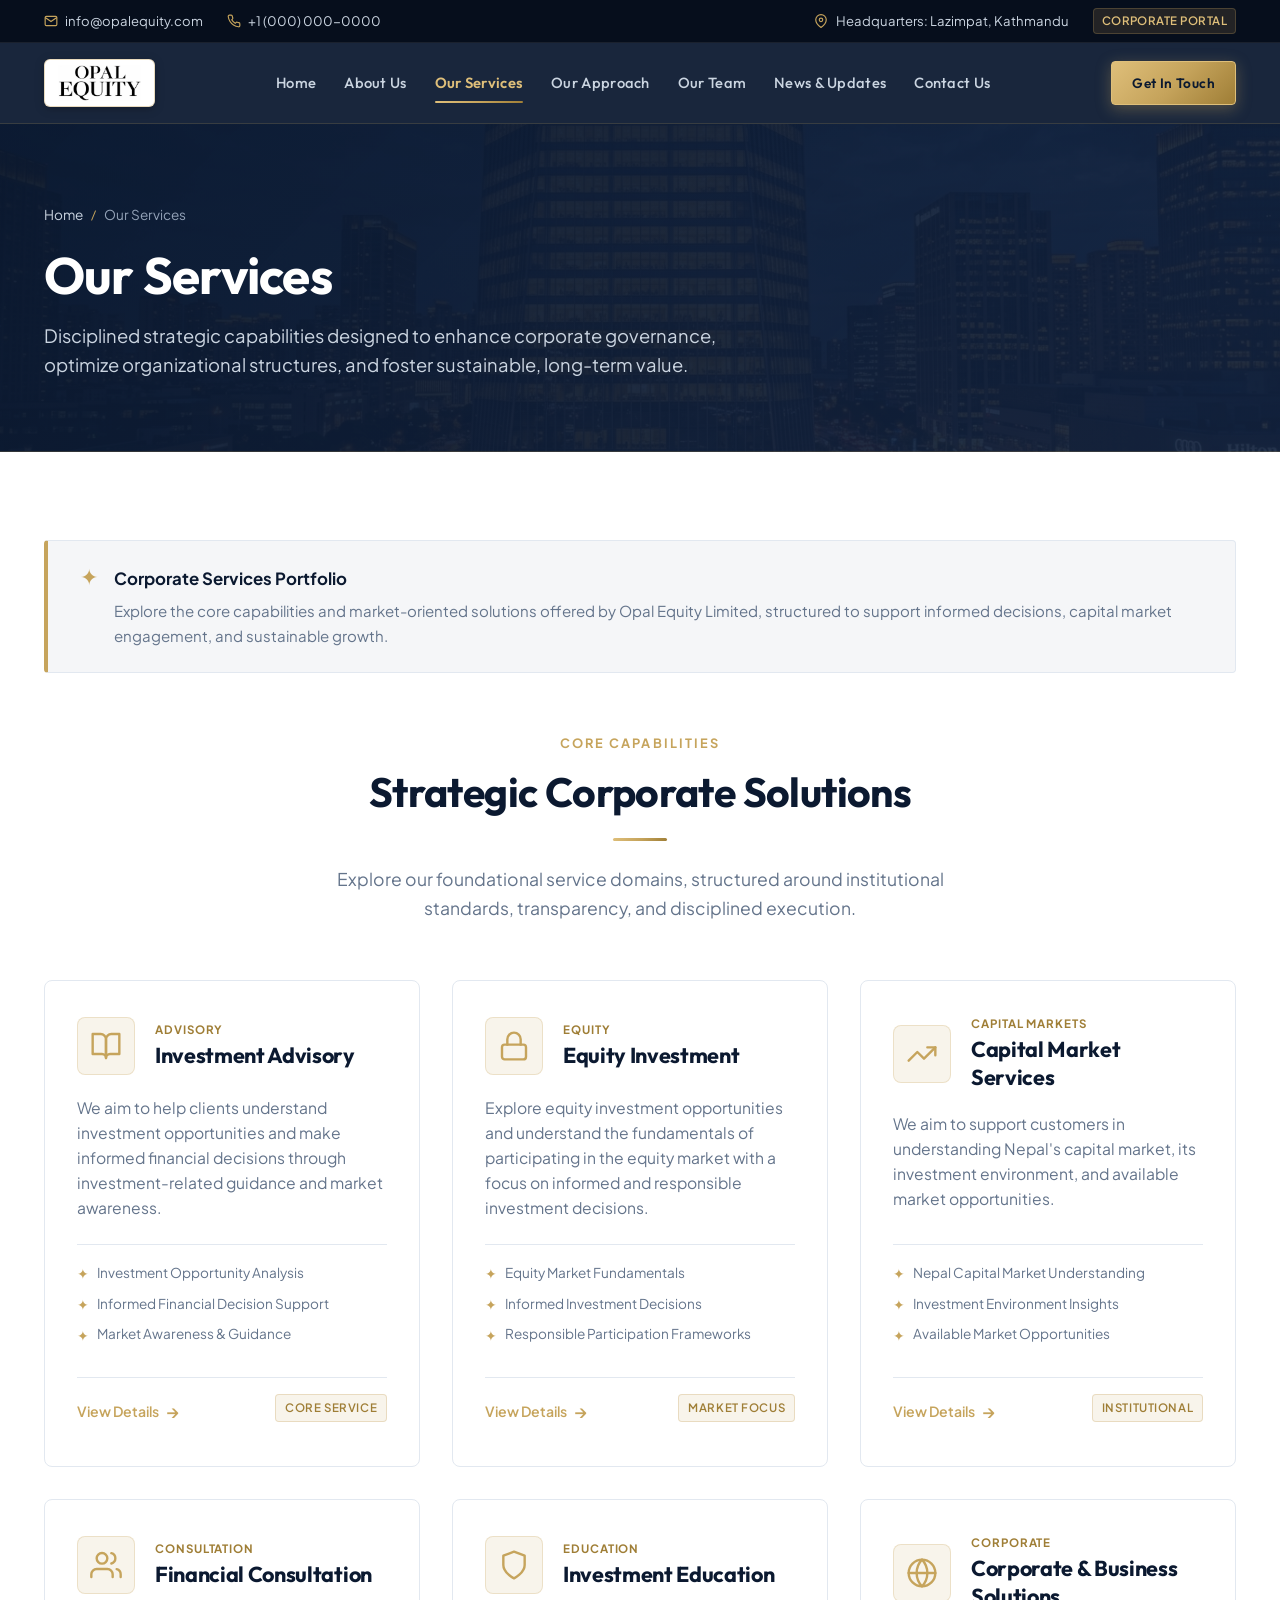
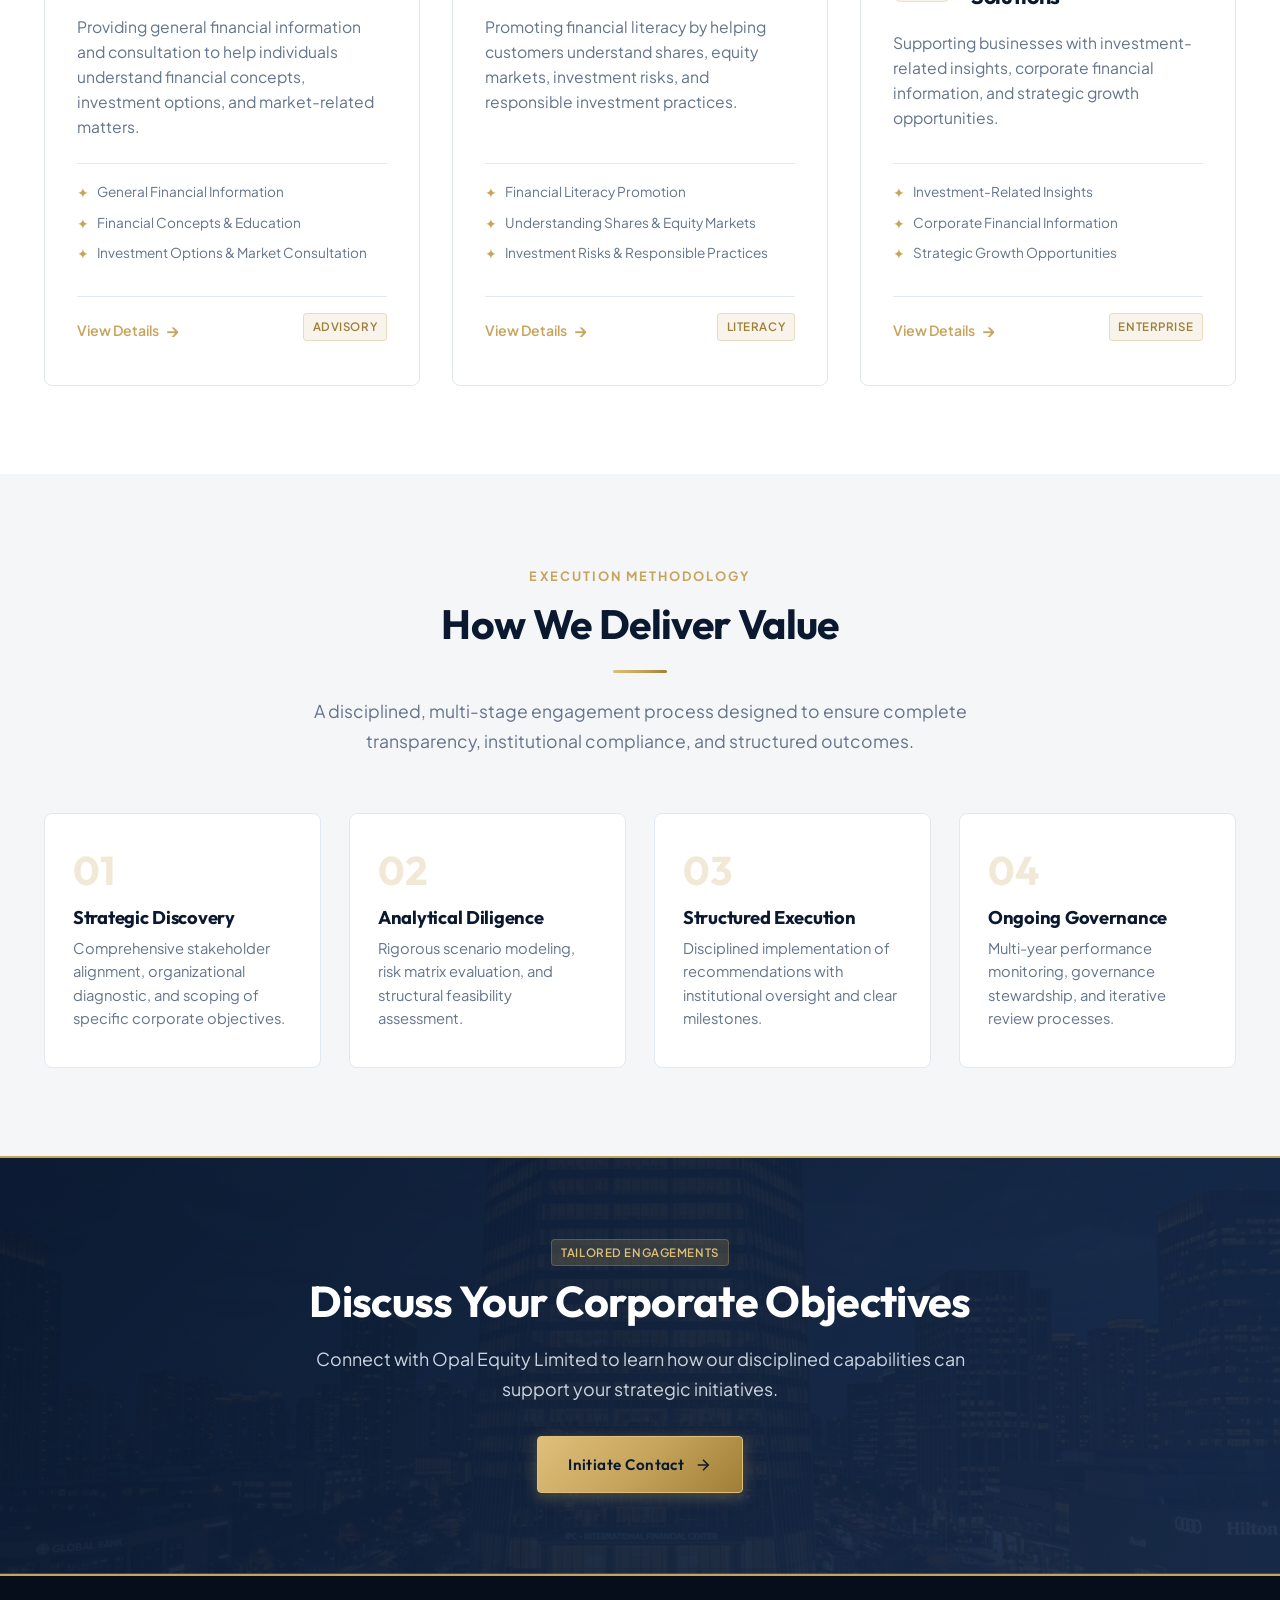
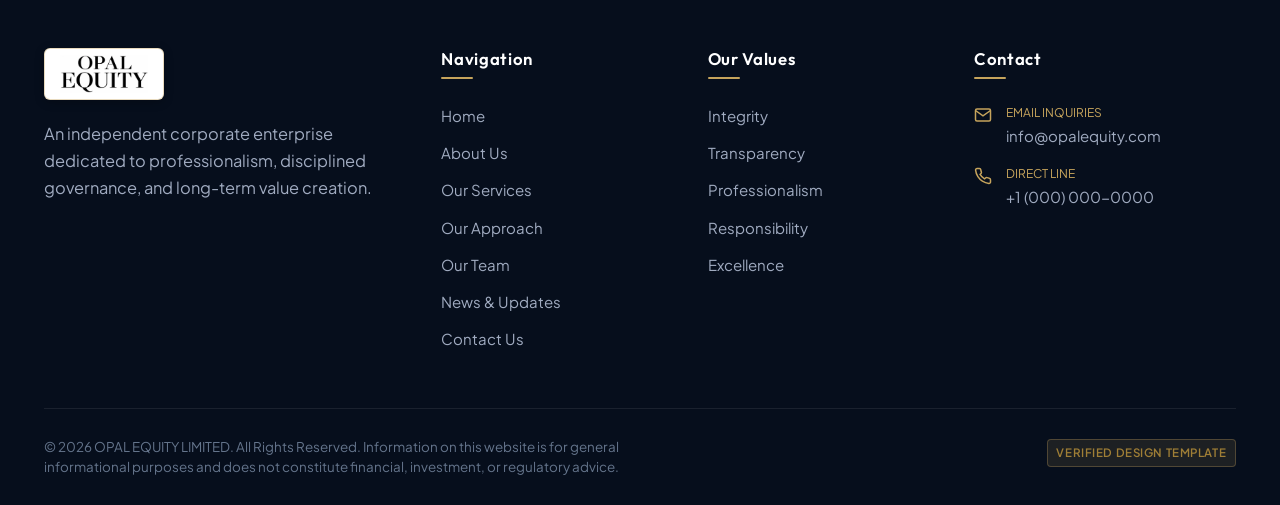
<file: services.html>
<!DOCTYPE html>
<html lang="en">
<head>
  <meta charset="UTF-8">
  <meta name="viewport" content="width=device-width, initial-scale=1.0">
  <title>Our Services — OPAL EQUITY LIMITED</title>
  <meta name="description" content="Discover the capabilities and strategic services framework of Opal Equity Limited. Disciplined corporate advisory, governance, and long-term optimization.">
  <link rel="icon" type="image/png" href="images/logo.png">
  <link rel="stylesheet" href="css/style.css">
</head>
<body>

  <!-- ==============================================================================
       TOP BAR
       ============================================================================== -->
  <div class="top-bar">
    <div class="container top-bar-inner">
      <div class="top-bar-left">
        <div class="top-bar-item">
          <svg width="14" height="14" viewBox="0 0 24 24" fill="none" stroke="currentColor" stroke-width="2"><path d="M4 4h16c1.1 0 2 .9 2 2v12c0 1.1-.9 2-2 2H4c-1.1 0-2-.9-2-2V6c0-1.1.9-2 2-2z"></path><polyline points="22,6 12,13 2,6"></polyline></svg>
          <a href="mailto:info@opalequity.com" data-content-key="contact.email">info@opalequity.com [Placeholder]</a>
        </div>
        <div class="top-bar-item">
          <svg width="14" height="14" viewBox="0 0 24 24" fill="none" stroke="currentColor" stroke-width="2"><path d="M22 16.92v3a2 2 0 0 1-2.18 2 19.79 19.79 0 0 1-8.63-3.07 19.5 19.5 0 0 1-6-6 19.79 19.79 0 0 1-3.07-8.67A2 2 0 0 1 4.11 2h3a2 2 0 0 1 2 1.72 12.84 12.84 0 0 0 .7 2.81 2 2 0 0 1-.45 2.11L8.09 9.91a16 16 0 0 0 6 6l1.27-1.27a2 2 0 0 1 2.11-.45 12.84 12.84 0 0 0 2.81.7A2 2 0 0 1 22 16.92z"></path></svg>
          <span data-content-key="contact.phone">+1 (000) 000-0000 [Placeholder]</span>
        </div>
      </div>
      <div class="top-bar-right">
        <div class="top-bar-item">
          <svg width="14" height="14" viewBox="0 0 24 24" fill="none" stroke="currentColor" stroke-width="2"><path d="M21 10c0 7-9 13-9 13s-9-6-9-13a9 9 0 0 1 18 0z"></path><circle cx="12" cy="10" r="3"></circle></svg>
          <span>Headquarters: Lazimpat, Kathmandu</span>
        </div>
        <span class="top-bar-badge">Corporate Portal</span>
      </div>
    </div>
  </div>

  <!-- ==============================================================================
       SITE HEADER & NAVIGATION
       ============================================================================== -->
  <header class="site-header" id="site-header">
    <div class="container header-inner">
      <a href="index.html" class="brand-logo" aria-label="Opal Equity Limited Home">
        <img src="images/logo.png" alt="Opal Equity Logo" class="brand-logo-img">
      </a>

      <nav class="nav-menu" aria-label="Primary Navigation">
        <a href="index.html" class="nav-link">Home</a>
        <a href="about.html" class="nav-link">About Us</a>
        <a href="services.html" class="nav-link">Our Services</a>
        <a href="approach.html" class="nav-link">Our Approach</a>
        <a href="team.html" class="nav-link">Our Team</a>
        <a href="news.html" class="nav-link">News & Updates</a>
        <a href="contact.html" class="nav-link">Contact Us</a>
      </nav>

      <div class="header-action">
        <a href="contact.html" class="btn btn-primary btn-sm">Get In Touch</a>
        <button class="mobile-nav-toggle" aria-label="Toggle navigation menu" aria-expanded="false">
          <span></span>
          <span></span>
          <span></span>
        </button>
      </div>
    </div>
  </header>

  <!-- Mobile Drawer Menu -->
  <div class="mobile-nav-backdrop"></div>
  <aside class="mobile-nav-drawer" aria-label="Mobile Navigation">
    <div>
      <div style="margin-bottom: 2rem;">
        <a href="index.html" class="brand-logo" aria-label="Opal Equity Limited Home">
          <img src="images/logo.png" alt="Opal Equity Logo" class="brand-logo-img">
        </a>
      </div>
      <nav class="mobile-nav-links">
        <a href="index.html" class="nav-link">Home</a>
        <a href="about.html" class="nav-link">About Us</a>
        <a href="services.html" class="nav-link">Our Services</a>
        <a href="approach.html" class="nav-link">Our Approach</a>
        <a href="team.html" class="nav-link">Our Team</a>
        <a href="news.html" class="nav-link">News & Updates</a>
        <a href="contact.html" class="nav-link">Contact Us</a>
      </nav>
    </div>
    <div class="mobile-drawer-footer">
      <a href="contact.html" class="btn btn-primary" style="width: 100%; margin-bottom: 1rem;">Get In Touch</a>
      <p style="font-size: 0.78rem; color: #94A3B8;">info@opalequity.com [Placeholder]</p>
    </div>
  </aside>

  <!-- ==============================================================================
       MAIN CONTENT: OUR SERVICES
       ============================================================================== -->
  <main>

    <!-- PAGE HERO BANNER -->
    <section class="page-hero">
      <div class="container">
        <div class="page-hero-content">
          <nav class="breadcrumb-nav" aria-label="Breadcrumb">
            <a href="index.html">Home</a>
            <span class="separator">/</span>
            <span>Our Services</span>
          </nav>
          <h1 class="page-hero-title">Our Services</h1>
          <p class="page-hero-desc">
            Disciplined strategic capabilities designed to enhance corporate governance, optimize organizational structures, and foster sustainable, long-term value.
          </p>
        </div>
      </div>
    </section>

    <!-- SECTION: SERVICES PORTFOLIO NOTICE & GRID -->
    <section class="section section-white" id="portfolio">
      <div class="container">
        
        <!-- Corporate Services Portfolio Overview -->
        <div style="background: var(--bg-light); border: 1px solid var(--border-light); border-left: 4px solid var(--accent-gold); border-radius: var(--radius-sm); padding: 1.5rem 2rem; margin-bottom: 3.5rem;">
          <div style="display: flex; gap: 1rem; align-items: flex-start;">
            <span style="color: var(--accent-gold); font-size: 1.4rem; line-height: 1;">✦</span>
            <div>
              <strong style="color: var(--primary-navy); font-size: 1.05rem;">Corporate Services Portfolio</strong>
              <p style="color: var(--text-muted); font-size: 0.94rem; margin-top: 0.25rem; margin-bottom: 0;">
                Explore the core capabilities and market-oriented solutions offered by Opal Equity Limited, structured to support informed decisions, capital market engagement, and sustainable growth.
              </p>
            </div>
          </div>
        </div>

        <!-- Section Heading -->
        <div class="section-header text-center">
          <span class="section-subtitle">Core Capabilities</span>
          <h2 class="section-title">Strategic Corporate Solutions</h2>
          <div class="gold-divider"></div>
          <p class="section-description">
            Explore our foundational service domains, structured around institutional standards, transparency, and disciplined execution.
          </p>
        </div>

        <!-- Dynamic Services Grid (Rendered automatically from js/content.js) -->
        <div class="grid-3" id="opal-services-grid">
          <!-- Fallback static content will be loaded if JavaScript is disabled -->
          <noscript>
            <div class="card service-card" id="investment-advisory">
              <div class="service-card-header">
                <div class="icon-box">
                  <svg width="32" height="32" viewBox="0 0 24 24" fill="none" stroke="currentColor" stroke-width="1.8" stroke-linecap="round" stroke-linejoin="round"><path d="M2 3h6a4 4 0 0 1 4 4v14a3 3 0 0 0-3-3H2z"></path><path d="M22 3h-6a4 4 0 0 0-4 4v14a3 3 0 0 1 3-3h7z"></path></svg>
                </div>
                <div class="service-card-heading-group">
                  <div class="service-card-tag">Advisory</div>
                  <h3 class="service-card-title">Investment Advisory</h3>
                </div>
              </div>
              <p class="service-card-desc">We aim to help clients understand investment opportunities and make informed financial decisions through investment-related guidance and market awareness.</p>
              <div class="service-card-footer">
                <span class="placeholder-tag">Core Service</span>
              </div>
            </div>
            <div class="card service-card" id="equity-investment">
              <div class="service-card-header">
                <div class="icon-box">
                  <svg width="32" height="32" viewBox="0 0 24 24" fill="none" stroke="currentColor" stroke-width="1.8" stroke-linecap="round" stroke-linejoin="round"><rect x="3" y="11" width="18" height="11" rx="2" ry="2"></rect><path d="M7 11V7a5 5 0 0 1 10 0v4"></path></svg>
                </div>
                <div class="service-card-heading-group">
                  <div class="service-card-tag">Equity</div>
                  <h3 class="service-card-title">Equity Investment</h3>
                </div>
              </div>
              <p class="service-card-desc">Explore equity investment opportunities and understand the fundamentals of participating in the equity market with a focus on informed and responsible investment decisions.</p>
              <div class="service-card-footer">
                <span class="placeholder-tag">Market Focus</span>
              </div>
            </div>
            <div class="card service-card" id="capital-market-services">
              <div class="service-card-header">
                <div class="icon-box">
                  <svg width="32" height="32" viewBox="0 0 24 24" fill="none" stroke="currentColor" stroke-width="1.8" stroke-linecap="round" stroke-linejoin="round"><polyline points="22 7 13.5 15.5 8.5 10.5 2 17"></polyline><polyline points="16 7 22 7 22 13"></polyline></svg>
                </div>
                <div class="service-card-heading-group">
                  <div class="service-card-tag">Capital Markets</div>
                  <h3 class="service-card-title">Capital Market Services</h3>
                </div>
              </div>
              <p class="service-card-desc">We aim to support customers in understanding Nepal's capital market, its investment environment, and available market opportunities.</p>
              <div class="service-card-footer">
                <span class="placeholder-tag">Institutional</span>
              </div>
            </div>
            <div class="card service-card" id="financial-consultation">
              <div class="service-card-header">
                <div class="icon-box">
                  <svg width="32" height="32" viewBox="0 0 24 24" fill="none" stroke="currentColor" stroke-width="1.8" stroke-linecap="round" stroke-linejoin="round"><path d="M17 21v-2a4 4 0 0 0-4-4H5a4 4 0 0 0-4 4v2"></path><circle cx="9" cy="7" r="4"></circle><path d="M23 21v-2a4 4 0 0 0-3-3.87"></path><path d="M16 3.13a4 4 0 0 1 0 7.75"></path></svg>
                </div>
                <div class="service-card-heading-group">
                  <div class="service-card-tag">Consultation</div>
                  <h3 class="service-card-title">Financial Consultation</h3>
                </div>
              </div>
              <p class="service-card-desc">Providing general financial information and consultation to help individuals understand financial concepts, investment options, and market-related matters.</p>
              <div class="service-card-footer">
                <span class="placeholder-tag">Advisory</span>
              </div>
            </div>
            <div class="card service-card" id="investment-education">
              <div class="service-card-header">
                <div class="icon-box">
                  <svg width="32" height="32" viewBox="0 0 24 24" fill="none" stroke="currentColor" stroke-width="1.8" stroke-linecap="round" stroke-linejoin="round"><path d="M12 22s8-4 8-10V5l-8-3-8 3v7c0 6 8 10 8 10z"></path></svg>
                </div>
                <div class="service-card-heading-group">
                  <div class="service-card-tag">Education</div>
                  <h3 class="service-card-title">Investment Education</h3>
                </div>
              </div>
              <p class="service-card-desc">Promoting financial literacy by helping customers understand shares, equity markets, investment risks, and responsible investment practices.</p>
              <div class="service-card-footer">
                <span class="placeholder-tag">Literacy</span>
              </div>
            </div>
            <div class="card service-card" id="corporate-business-solutions">
              <div class="service-card-header">
                <div class="icon-box">
                  <svg width="32" height="32" viewBox="0 0 24 24" fill="none" stroke="currentColor" stroke-width="1.8" stroke-linecap="round" stroke-linejoin="round"><circle cx="12" cy="12" r="10"></circle><path d="M12 2a14.5 14.5 0 0 0 0 20 14.5 14.5 0 0 0 0-20"></path><path d="M2 12h20"></path></svg>
                </div>
                <div class="service-card-heading-group">
                  <div class="service-card-tag">Corporate</div>
                  <h3 class="service-card-title">Corporate & Business Solutions</h3>
                </div>
              </div>
              <p class="service-card-desc">Supporting businesses with investment-related insights, corporate financial information, and strategic growth opportunities.</p>
              <div class="service-card-footer">
                <span class="placeholder-tag">Enterprise</span>
              </div>
            </div>
          </noscript>
        </div>

      </div>
    </section>

    <!-- SECTION: STRUCTURED ENGAGEMENT FRAMEWORK -->
    <section class="section section-light" id="framework">
      <div class="container">
        <div class="section-header text-center">
          <span class="section-subtitle">Execution Methodology</span>
          <h2 class="section-title">How We Deliver Value</h2>
          <div class="gold-divider"></div>
          <p class="section-description">
            A disciplined, multi-stage engagement process designed to ensure complete transparency, institutional compliance, and structured outcomes.
          </p>
        </div>

        <div class="grid-4">
          <!-- Stage 1 -->
          <div class="card" style="padding: 2.25rem 1.75rem; position: relative;">
            <div style="font-family: var(--font-heading); font-size: 2.5rem; font-weight: 700; color: rgba(198, 164, 92, 0.25); line-height: 1; margin-bottom: 1rem;">
              01
            </div>
            <h4 style="font-size: 1.15rem; margin-bottom: 0.5rem; color: var(--primary-navy);">Strategic Discovery</h4>
            <p style="font-size: 0.92rem; color: var(--text-muted); line-height: 1.6; margin-bottom: 0;">
              Comprehensive stakeholder alignment, organizational diagnostic, and scoping of specific corporate objectives.
            </p>
          </div>

          <!-- Stage 2 -->
          <div class="card" style="padding: 2.25rem 1.75rem; position: relative;">
            <div style="font-family: var(--font-heading); font-size: 2.5rem; font-weight: 700; color: rgba(198, 164, 92, 0.25); line-height: 1; margin-bottom: 1rem;">
              02
            </div>
            <h4 style="font-size: 1.15rem; margin-bottom: 0.5rem; color: var(--primary-navy);">Analytical Diligence</h4>
            <p style="font-size: 0.92rem; color: var(--text-muted); line-height: 1.6; margin-bottom: 0;">
              Rigorous scenario modeling, risk matrix evaluation, and structural feasibility assessment.
            </p>
          </div>

          <!-- Stage 3 -->
          <div class="card" style="padding: 2.25rem 1.75rem; position: relative;">
            <div style="font-family: var(--font-heading); font-size: 2.5rem; font-weight: 700; color: rgba(198, 164, 92, 0.25); line-height: 1; margin-bottom: 1rem;">
              03
            </div>
            <h4 style="font-size: 1.15rem; margin-bottom: 0.5rem; color: var(--primary-navy);">Structured Execution</h4>
            <p style="font-size: 0.92rem; color: var(--text-muted); line-height: 1.6; margin-bottom: 0;">
              Disciplined implementation of recommendations with institutional oversight and clear milestones.
            </p>
          </div>

          <!-- Stage 4 -->
          <div class="card" style="padding: 2.25rem 1.75rem; position: relative;">
            <div style="font-family: var(--font-heading); font-size: 2.5rem; font-weight: 700; color: rgba(198, 164, 92, 0.25); line-height: 1; margin-bottom: 1rem;">
              04
            </div>
            <h4 style="font-size: 1.15rem; margin-bottom: 0.5rem; color: var(--primary-navy);">Ongoing Governance</h4>
            <p style="font-size: 0.92rem; color: var(--text-muted); line-height: 1.6; margin-bottom: 0;">
              Multi-year performance monitoring, governance stewardship, and iterative review processes.
            </p>
          </div>
        </div>

      </div>
    </section>

    <!-- CALL TO ACTION (CTA) -->
    <section class="cta-banner">
      <div class="container cta-banner-content">
        <span class="placeholder-tag" style="background: rgba(198, 164, 92, 0.2); color: var(--accent-gold-light);">Tailored Engagements</span>
        <h2>Discuss Your Corporate Objectives</h2>
        <p>
          Connect with Opal Equity Limited to learn how our disciplined capabilities can support your strategic initiatives.
        </p>
        <div>
          <a href="contact.html" class="btn btn-primary">
            Initiate Contact
            <svg width="18" height="18" viewBox="0 0 24 24" fill="none" stroke="currentColor" stroke-width="2"><line x1="5" y1="12" x2="19" y2="12"></line><polyline points="12 5 19 12 12 19"></polyline></svg>
          </a>
        </div>
      </div>
    </section>

  </main>

  <!-- ==============================================================================
       FOOTER
       ============================================================================== -->
  <footer class="site-footer">
    <div class="container">
      <div class="footer-top">
        <div>
          <a href="index.html" class="brand-logo" style="margin-bottom: 1.25rem;" aria-label="Opal Equity Limited Home">
            <img src="images/logo.png" alt="Opal Equity Logo" class="brand-logo-img brand-logo-footer">
          </a>
          <p class="footer-desc">
            An independent corporate enterprise dedicated to professionalism, disciplined governance, and long-term value creation.
          </p>
        </div>

        <div>
          <h4 class="footer-col-title">Navigation</h4>
          <ul class="footer-links">
            <li><a href="index.html">Home</a></li>
            <li><a href="about.html">About Us</a></li>
            <li><a href="services.html">Our Services</a></li>
            <li><a href="approach.html">Our Approach</a></li>
            <li><a href="team.html">Our Team</a></li>
            <li><a href="news.html">News & Updates</a></li>
            <li><a href="contact.html">Contact Us</a></li>
          </ul>
        </div>

        <div>
          <h4 class="footer-col-title">Our Values</h4>
          <ul class="footer-links">
            <li><a href="approach.html#integrity">Integrity</a></li>
            <li><a href="approach.html#transparency">Transparency</a></li>
            <li><a href="approach.html#professionalism">Professionalism</a></li>
            <li><a href="approach.html#responsibility">Responsibility</a></li>
            <li><a href="approach.html#excellence">Excellence</a></li>
          </ul>
        </div>

        <div>
          <h4 class="footer-col-title">Contact</h4>
          <div class="footer-contact-item">
            <svg width="18" height="18" viewBox="0 0 24 24" fill="none" stroke="currentColor" stroke-width="2"><path d="M4 4h16c1.1 0 2 .9 2 2v12c0 1.1-.9 2-2 2H4c-1.1 0-2-.9-2-2V6c0-1.1.9-2 2-2z"></path><polyline points="22,6 12,13 2,6"></polyline></svg>
            <div>
              <span style="display: block; font-size: 0.75rem; text-transform: uppercase; color: var(--accent-gold);">Email Inquiries</span>
              <a href="mailto:info@opalequity.com" data-content-key="contact.email">info@opalequity.com [Placeholder]</a>
            </div>
          </div>
          <div class="footer-contact-item">
            <svg width="18" height="18" viewBox="0 0 24 24" fill="none" stroke="currentColor" stroke-width="2"><path d="M22 16.92v3a2 2 0 0 1-2.18 2 19.79 19.79 0 0 1-8.63-3.07 19.5 19.5 0 0 1-6-6 19.79 19.79 0 0 1-3.07-8.67A2 2 0 0 1 4.11 2h3a2 2 0 0 1 2 1.72 12.84 12.84 0 0 0 .7 2.81 2 2 0 0 1-.45 2.11L8.09 9.91a16 16 0 0 0 6 6l1.27-1.27a2 2 0 0 1 2.11-.45 12.84 12.84 0 0 0 2.81.7A2 2 0 0 1 22 16.92z"></path></svg>
            <div>
              <span style="display: block; font-size: 0.75rem; text-transform: uppercase; color: var(--accent-gold);">Direct Line</span>
              <span data-content-key="contact.phone">+1 (000) 000-0000 [Placeholder]</span>
            </div>
          </div>
        </div>
      </div>

      <div class="footer-bottom">
        <div class="footer-bottom-inner">
          <div class="footer-legal-note">
            &copy; 2026 OPAL EQUITY LIMITED. All Rights Reserved. Information on this website is for general informational purposes and does not constitute financial, investment, or regulatory advice.
          </div>
          <div>
            <span class="placeholder-tag">Verified Design Template</span>
          </div>
        </div>
      </div>
    </div>
  </footer>

  <!-- Modal Container for Service Details -->
  <div class="modal-overlay" id="opal-modal" role="dialog" aria-modal="true">
    <div class="modal-box">
      <button class="modal-close-btn" aria-label="Close dialog">&times;</button>
      <div class="modal-subtitle" style="font-size: 0.8rem; font-weight: 700; text-transform: uppercase; letter-spacing: 0.1em; color: var(--accent-gold); margin-bottom: 0.5rem;"></div>
      <h3 class="modal-title" style="font-size: 1.6rem; color: var(--primary-navy); margin-bottom: 1.5rem;"></h3>
      <div class="modal-body"></div>
    </div>
  </div>

  <button class="back-to-top" aria-label="Back to top">
    <svg width="20" height="20" viewBox="0 0 24 24" fill="none" stroke="currentColor" stroke-width="2.5"><polyline points="18 15 12 9 6 15"></polyline></svg>
  </button>

  <script src="js/content.js"></script>
  <script src="js/script.js"></script>
</body>
</html>
</file>
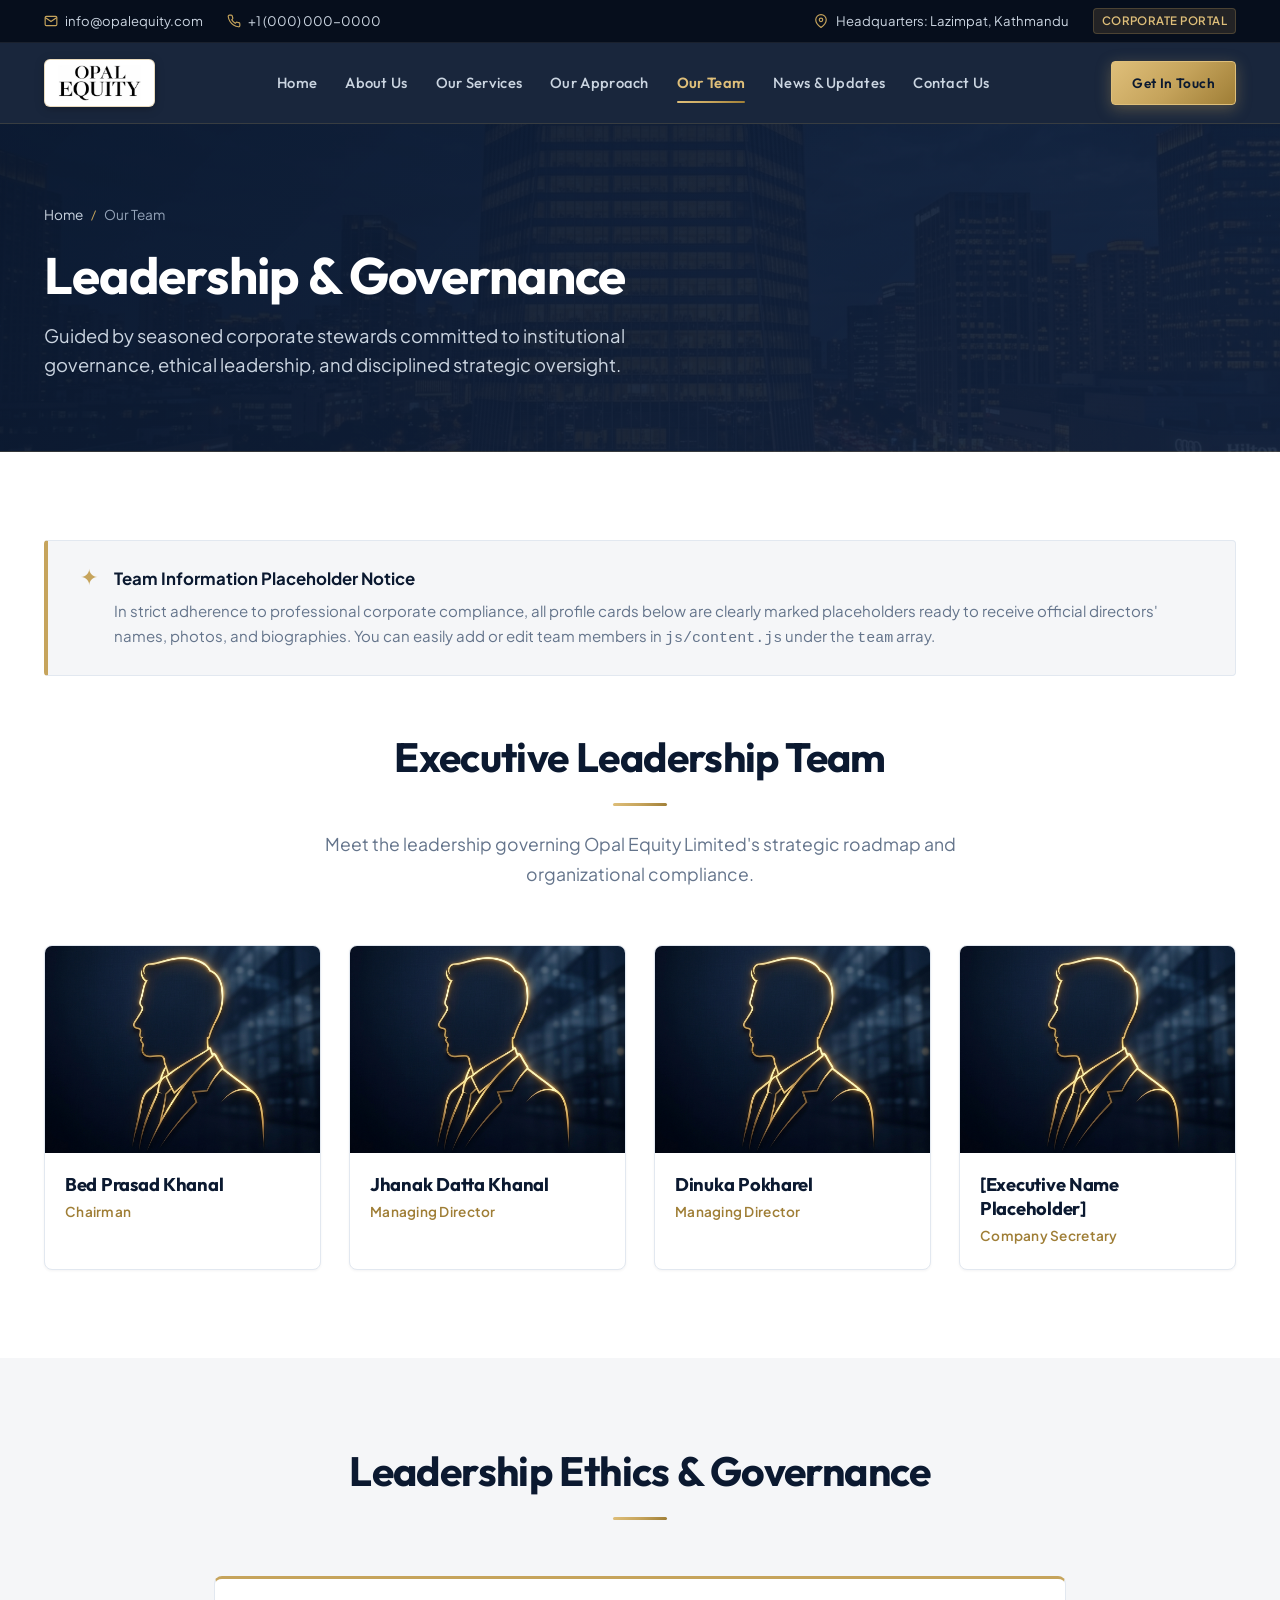
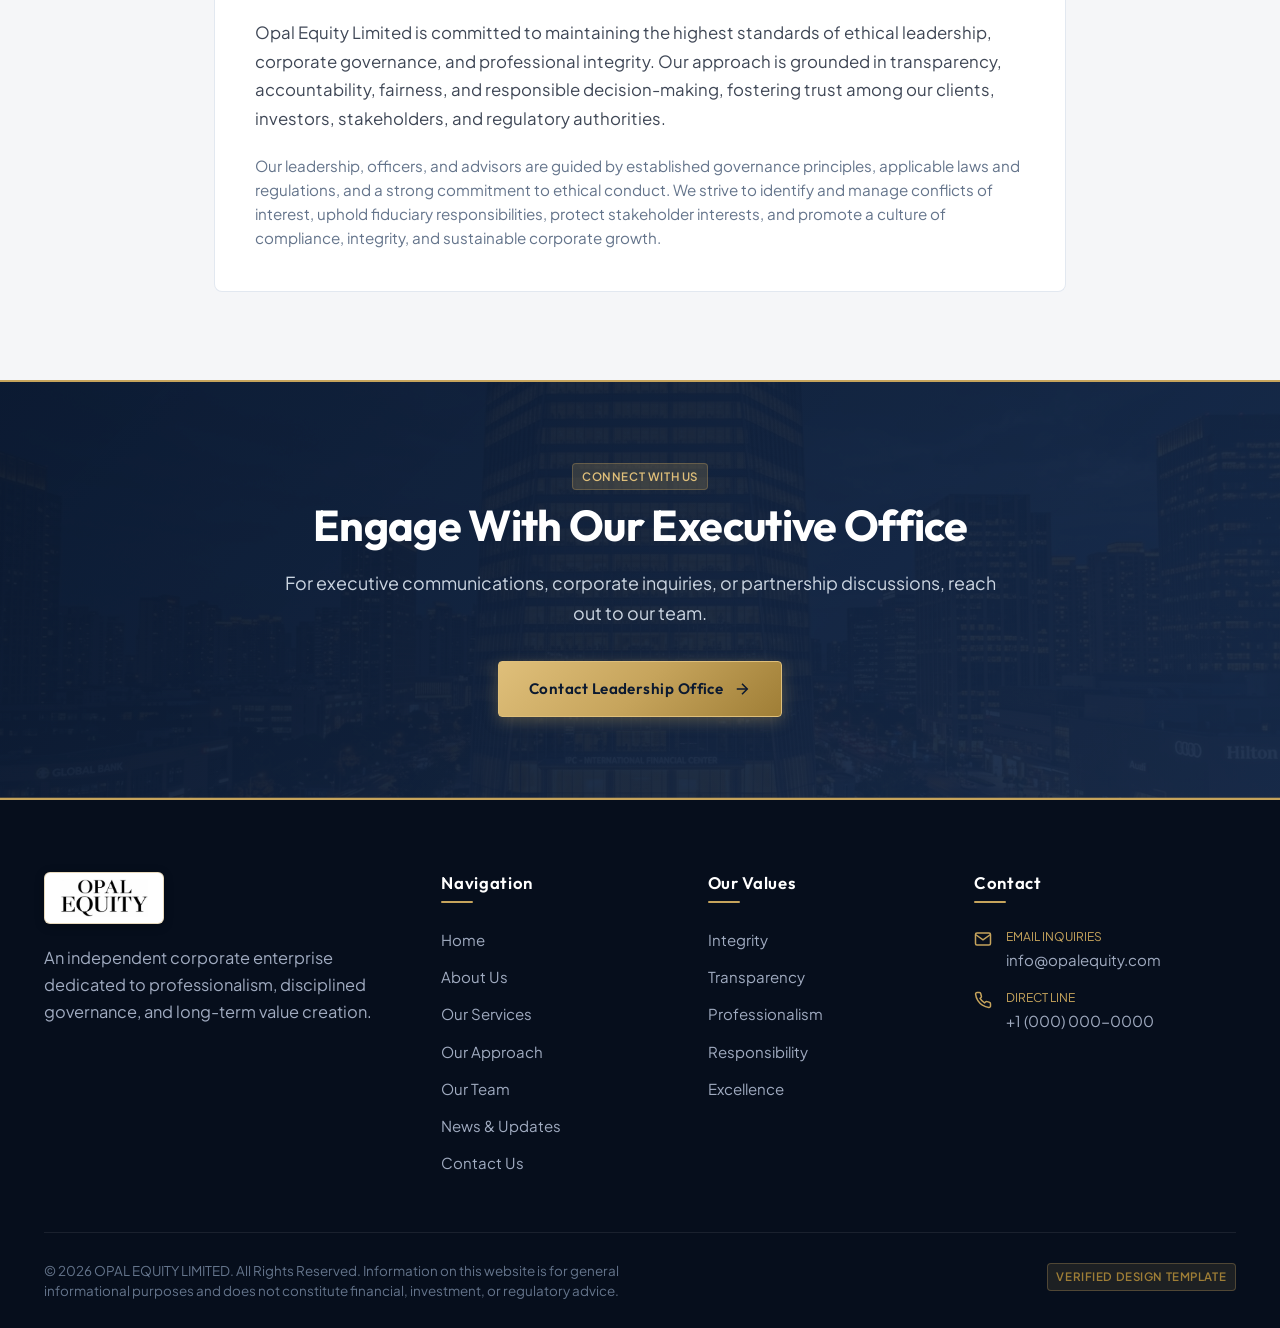
<file: team.html>
<!DOCTYPE html>
<html lang="en">

<head>
  <meta charset="UTF-8">
  <meta name="viewport" content="width=device-width, initial-scale=1.0">
  <title>Our Team — OPAL EQUITY LIMITED</title>
  <meta name="description"
    content="Meet the leadership and governance team of Opal Equity Limited. Professional stewardship, institutional governance, and strategic oversight.">
  <link rel="icon" type="image/png" href="images/logo.png">
  <link rel="stylesheet" href="css/style.css">
</head>

<body>

  <!-- ==============================================================================
       TOP BAR
       ============================================================================== -->
  <div class="top-bar">
    <div class="container top-bar-inner">
      <div class="top-bar-left">
        <div class="top-bar-item">
          <svg width="14" height="14" viewBox="0 0 24 24" fill="none" stroke="currentColor" stroke-width="2">
            <path d="M4 4h16c1.1 0 2 .9 2 2v12c0 1.1-.9 2-2 2H4c-1.1 0-2-.9-2-2V6c0-1.1.9-2 2-2z"></path>
            <polyline points="22,6 12,13 2,6"></polyline>
          </svg>
          <a href="mailto:info@opalequity.com" data-content-key="contact.email">info@opalequity.com [Placeholder]</a>
        </div>
        <div class="top-bar-item">
          <svg width="14" height="14" viewBox="0 0 24 24" fill="none" stroke="currentColor" stroke-width="2">
            <path
              d="M22 16.92v3a2 2 0 0 1-2.18 2 19.79 19.79 0 0 1-8.63-3.07 19.5 19.5 0 0 1-6-6 19.79 19.79 0 0 1-3.07-8.67A2 2 0 0 1 4.11 2h3a2 2 0 0 1 2 1.72 12.84 12.84 0 0 0 .7 2.81 2 2 0 0 1-.45 2.11L8.09 9.91a16 16 0 0 0 6 6l1.27-1.27a2 2 0 0 1 2.11-.45 12.84 12.84 0 0 0 2.81.7A2 2 0 0 1 22 16.92z">
            </path>
          </svg>
          <span data-content-key="contact.phone">+1 (000) 000-0000 [Placeholder]</span>
        </div>
      </div>
      <div class="top-bar-right">
        <div class="top-bar-item">
          <svg width="14" height="14" viewBox="0 0 24 24" fill="none" stroke="currentColor" stroke-width="2">
            <path d="M21 10c0 7-9 13-9 13s-9-6-9-13a9 9 0 0 1 18 0z"></path>
            <circle cx="12" cy="10" r="3"></circle>
          </svg>
          <span>Headquarters: Lazimpat, Kathmandu</span>
        </div>
        <span class="top-bar-badge">Corporate Portal</span>
      </div>
    </div>
  </div>

  <!-- ==============================================================================
       SITE HEADER & NAVIGATION
       ============================================================================== -->
  <header class="site-header" id="site-header">
    <div class="container header-inner">
      <a href="index.html" class="brand-logo" aria-label="Opal Equity Limited Home">
        <img src="images/logo.png" alt="Opal Equity Logo" class="brand-logo-img">
      </a>

      <nav class="nav-menu" aria-label="Primary Navigation">
        <a href="index.html" class="nav-link">Home</a>
        <a href="about.html" class="nav-link">About Us</a>
        <a href="services.html" class="nav-link">Our Services</a>
        <a href="approach.html" class="nav-link">Our Approach</a>
        <a href="team.html" class="nav-link">Our Team</a>
        <a href="news.html" class="nav-link">News & Updates</a>
        <a href="contact.html" class="nav-link">Contact Us</a>
      </nav>

      <div class="header-action">
        <a href="contact.html" class="btn btn-primary btn-sm">Get In Touch</a>
        <button class="mobile-nav-toggle" aria-label="Toggle navigation menu" aria-expanded="false">
          <span></span>
          <span></span>
          <span></span>
        </button>
      </div>
    </div>
  </header>

  <!-- Mobile Drawer Menu -->
  <div class="mobile-nav-backdrop"></div>
  <aside class="mobile-nav-drawer" aria-label="Mobile Navigation">
    <div>
      <div style="margin-bottom: 2rem;">
        <a href="index.html" class="brand-logo" aria-label="Opal Equity Limited Home">
          <img src="images/logo.png" alt="Opal Equity Logo" class="brand-logo-img">
        </a>
      </div>
      <nav class="mobile-nav-links">
        <a href="index.html" class="nav-link">Home</a>
        <a href="about.html" class="nav-link">About Us</a>
        <a href="services.html" class="nav-link">Our Services</a>
        <a href="approach.html" class="nav-link">Our Approach</a>
        <a href="team.html" class="nav-link">Our Team</a>
        <a href="news.html" class="nav-link">News & Updates</a>
        <a href="contact.html" class="nav-link">Contact Us</a>
      </nav>
    </div>
    <div class="mobile-drawer-footer">
      <a href="contact.html" class="btn btn-primary" style="width: 100%; margin-bottom: 1rem;">Get In Touch</a>
      <p style="font-size: 0.78rem; color: #94A3B8;">info@opalequity.com [Placeholder]</p>
    </div>
  </aside>

  <!-- ==============================================================================
       MAIN CONTENT: OUR TEAM
       ============================================================================== -->
  <main>

    <!-- PAGE HERO BANNER -->
    <section class="page-hero">
      <div class="container">
        <div class="page-hero-content">
          <nav class="breadcrumb-nav" aria-label="Breadcrumb">
            <a href="index.html">Home</a>
            <span class="separator">/</span>
            <span>Our Team</span>
          </nav>
          <h1 class="page-hero-title">Leadership & Governance</h1>
          <p class="page-hero-desc">
            Guided by seasoned corporate stewards committed to institutional governance, ethical leadership, and
            disciplined strategic oversight.
          </p>
        </div>
      </div>
    </section>

    <!-- SECTION: TEAM PROFILES (PLACEHOLDERS) -->
    <section class="section section-white" id="team-roster">
      <div class="container">

        <!-- Editable Team Guidance Banner -->
        <div
          style="background: var(--bg-light); border: 1px solid var(--border-light); border-left: 4px solid var(--accent-gold); border-radius: var(--radius-sm); padding: 1.5rem 2rem; margin-bottom: 3.5rem;">
          <div style="display: flex; gap: 1rem; align-items: flex-start;">
            <span style="color: var(--accent-gold); font-size: 1.4rem; line-height: 1;">✦</span>
            <div>
              <strong style="color: var(--primary-navy); font-size: 1.05rem;">Team Information Placeholder
                Notice</strong>
              <p style="color: var(--text-muted); font-size: 0.94rem; margin-top: 0.25rem; margin-bottom: 0;">
                In strict adherence to professional corporate compliance, all profile cards below are clearly marked
                placeholders ready to receive official directors' names, photos, and biographies. You can easily add or
                edit team members in <code>js/content.js</code> under the <code>team</code> array.
              </p>
            </div>
          </div>
        </div>

        <div class="section-header text-center">
          <h2 class="section-title">Executive Leadership Team</h2>
          <div class="gold-divider"></div>
          <p class="section-description">
            Meet the leadership governing Opal Equity Limited's strategic roadmap and organizational compliance.
          </p>
        </div>

        <!-- Dynamic Team Grid (Rendered from js/content.js) -->
        <div class="grid-4" id="opal-team-grid">
          <div class="team-card">
            <div class="team-card-image-wrap">
              <img src="images/placeholders/executive-placeholder.jpg" alt="Bed Prasad Khanal" loading="lazy">
            </div>
            <div class="team-card-body">
              <h3 class="team-card-name">Bed Prasad Khanal</h3>
              <div class="team-card-role">Chairman</div>
            </div>
          </div>
          <div class="team-card">
            <div class="team-card-image-wrap">
              <img src="images/placeholders/executive-placeholder.jpg" alt="Jhanak Datta Khanal" loading="lazy">
            </div>
            <div class="team-card-body">
              <h3 class="team-card-name">Jhanak Datta Khanal</h3>
              <div class="team-card-role">Managing Director</div>
            </div>
          </div>
          <div class="team-card">
            <div class="team-card-image-wrap">
              <img src="images/placeholders/executive-placeholder.jpg" alt="Dinuka Pokharel" loading="lazy">
            </div>
            <div class="team-card-body">
              <h3 class="team-card-name">Dinuka Pokharel</h3>
              <div class="team-card-role">Managing Director</div>
            </div>
          </div>
          <div class="team-card">
            <div class="team-card-image-wrap">
              <img src="images/placeholders/executive-placeholder.jpg" alt="Company Secretary" loading="lazy">
            </div>
            <div class="team-card-body">
              <h3 class="team-card-name">[Executive Name Placeholder]</h3>
              <div class="team-card-role">Company Secretary</div>
            </div>
          </div>
        </div>

      </div>
    </section>

    <!-- SECTION: GOVERNANCE & ETHICS STATEMENT -->
    <section class="section section-light" id="governance-ethos">
      <div class="container container-narrow">
        <div class="section-header text-center">
          <h2 class="section-title">Leadership Ethics & Governance</h2>
          <div class="gold-divider"></div>
        </div>

        <div class="card" style="padding: 2.5rem; border-top: 3px solid var(--accent-gold);">
          <p style="font-size: 1.05rem; line-height: 1.7; color: var(--text-body); margin-bottom: 1.25rem;">
            Opal Equity Limited is committed to maintaining the highest standards of ethical leadership, corporate
            governance, and professional integrity. Our approach is grounded in transparency, accountability, fairness,
            and responsible decision-making, fostering trust among our clients, investors, stakeholders, and regulatory
            authorities.
          </p>
          <p style="font-size: 0.95rem; color: var(--text-muted); line-height: 1.6; margin-bottom: 0;">
            Our leadership, officers, and advisors are guided by established governance principles, applicable laws and
            regulations, and a strong commitment to ethical conduct. We strive to identify and manage conflicts of
            interest, uphold fiduciary responsibilities, protect stakeholder interests, and promote a culture of
            compliance, integrity, and sustainable corporate growth.
          </p>
        </div>
      </div>
    </section>

    <!-- CALL TO ACTION (CTA) -->
    <section class="cta-banner">
      <div class="container cta-banner-content">
        <span class="placeholder-tag"
          style="background: rgba(198, 164, 92, 0.2); color: var(--accent-gold-light);">Connect With Us</span>
        <h2>Engage With Our Executive Office</h2>
        <p>
          For executive communications, corporate inquiries, or partnership discussions, reach out to our team.
        </p>
        <div>
          <a href="contact.html" class="btn btn-primary">
            Contact Leadership Office
            <svg width="18" height="18" viewBox="0 0 24 24" fill="none" stroke="currentColor" stroke-width="2">
              <line x1="5" y1="12" x2="19" y2="12"></line>
              <polyline points="12 5 19 12 12 19"></polyline>
            </svg>
          </a>
        </div>
      </div>
    </section>

  </main>

  <!-- ==============================================================================
       FOOTER
       ============================================================================== -->
  <footer class="site-footer">
    <div class="container">
      <div class="footer-top">
        <div>
          <a href="index.html" class="brand-logo" style="margin-bottom: 1.25rem;" aria-label="Opal Equity Limited Home">
            <img src="images/logo.png" alt="Opal Equity Logo" class="brand-logo-img brand-logo-footer">
          </a>
          <p class="footer-desc">
            An independent corporate enterprise dedicated to professionalism, disciplined governance, and long-term
            value creation.
          </p>
        </div>

        <div>
          <h4 class="footer-col-title">Navigation</h4>
          <ul class="footer-links">
            <li><a href="index.html">Home</a></li>
            <li><a href="about.html">About Us</a></li>
            <li><a href="services.html">Our Services</a></li>
            <li><a href="approach.html">Our Approach</a></li>
            <li><a href="team.html">Our Team</a></li>
            <li><a href="news.html">News & Updates</a></li>
            <li><a href="contact.html">Contact Us</a></li>
          </ul>
        </div>

        <div>
          <h4 class="footer-col-title">Our Values</h4>
          <ul class="footer-links">
            <li><a href="approach.html#integrity">Integrity</a></li>
            <li><a href="approach.html#transparency">Transparency</a></li>
            <li><a href="approach.html#professionalism">Professionalism</a></li>
            <li><a href="approach.html#responsibility">Responsibility</a></li>
            <li><a href="approach.html#excellence">Excellence</a></li>
          </ul>
        </div>

        <div>
          <h4 class="footer-col-title">Contact</h4>
          <div class="footer-contact-item">
            <svg width="18" height="18" viewBox="0 0 24 24" fill="none" stroke="currentColor" stroke-width="2">
              <path d="M4 4h16c1.1 0 2 .9 2 2v12c0 1.1-.9 2-2 2H4c-1.1 0-2-.9-2-2V6c0-1.1.9-2 2-2z"></path>
              <polyline points="22,6 12,13 2,6"></polyline>
            </svg>
            <div>
              <span
                style="display: block; font-size: 0.75rem; text-transform: uppercase; color: var(--accent-gold);">Email
                Inquiries</span>
              <a href="mailto:info@opalequity.com" data-content-key="contact.email">info@opalequity.com
                [Placeholder]</a>
            </div>
          </div>
          <div class="footer-contact-item">
            <svg width="18" height="18" viewBox="0 0 24 24" fill="none" stroke="currentColor" stroke-width="2">
              <path
                d="M22 16.92v3a2 2 0 0 1-2.18 2 19.79 19.79 0 0 1-8.63-3.07 19.5 19.5 0 0 1-6-6 19.79 19.79 0 0 1-3.07-8.67A2 2 0 0 1 4.11 2h3a2 2 0 0 1 2 1.72 12.84 12.84 0 0 0 .7 2.81 2 2 0 0 1-.45 2.11L8.09 9.91a16 16 0 0 0 6 6l1.27-1.27a2 2 0 0 1 2.11-.45 12.84 12.84 0 0 0 2.81.7A2 2 0 0 1 22 16.92z">
              </path>
            </svg>
            <div>
              <span
                style="display: block; font-size: 0.75rem; text-transform: uppercase; color: var(--accent-gold);">Direct
                Line</span>
              <span data-content-key="contact.phone">+1 (000) 000-0000 [Placeholder]</span>
            </div>
          </div>
        </div>
      </div>

      <div class="footer-bottom">
        <div class="footer-bottom-inner">
          <div class="footer-legal-note">
            &copy; 2026 OPAL EQUITY LIMITED. All Rights Reserved. Information on this website is for general
            informational purposes and does not constitute financial, investment, or regulatory advice.
          </div>
          <div>
            <span class="placeholder-tag">Verified Design Template</span>
          </div>
        </div>
      </div>
    </div>
  </footer>

  <button class="back-to-top" aria-label="Back to top">
    <svg width="20" height="20" viewBox="0 0 24 24" fill="none" stroke="currentColor" stroke-width="2.5">
      <polyline points="18 15 12 9 6 15"></polyline>
    </svg>
  </button>

  <script src="js/content.js"></script>
  <script src="js/script.js"></script>
</body>

</html>
</file>
<file: css/style.css>
/* ==============================================================================
   OPAL EQUITY LIMITED — MASTER STYLESHEET (style.css)
   Aesthetic: Premium International Corporate & Financial Enterprise
   Colors: Deep Navy Blue (#0B1930) | White (#FFFFFF) | Elegant Gold (#C6A45C)
   ============================================================================== */

@import url('https://fonts.googleapis.com/css2?family=Outfit:wght@400;500;600;700&family=Plus+Jakarta+Sans:wght@300;400;500;600;700&family=Cinzel:wght@600;700&display=swap');

/* --- 1. CSS CUSTOM PROPERTIES (DESIGN SYSTEM TOKENS) --- */
:root {
  /* Brand Palette */
  --primary-navy: #0B1930;
  --primary-navy-dark: #060e1c;
  --primary-navy-surface: #12223e;
  --primary-navy-light: #1c3258;
  
  --secondary-white: #FFFFFF;
  --bg-light: #F5F6F8;
  --bg-subtle: #EEF1F5;
  --bg-card: #FFFFFF;
  
  --accent-gold: #C6A45C;
  --accent-gold-light: #DFBF7A;
  --accent-gold-dark: #9F7E36;
  --accent-gold-glow: rgba(198, 164, 92, 0.25);
  --accent-gold-gradient: linear-gradient(135deg, #DFBF7A 0%, #C6A45C 50%, #9F7E36 100%);
  
  --text-dark: #252B35;
  --text-body: #3F4756;
  --text-muted: #64748B;
  --text-light: #94A3B8;
  --text-white: #FFFFFF;
  
  --border-light: #E2E8F0;
  --border-subtle: #CBD5E1;
  --border-gold-subtle: rgba(198, 164, 92, 0.28);
  
  /* Elevation & Shadows */
  --shadow-xs: 0 1px 3px rgba(11, 25, 48, 0.05);
  --shadow-sm: 0 4px 12px rgba(11, 25, 48, 0.06);
  --shadow-md: 0 8px 24px rgba(11, 25, 48, 0.08);
  --shadow-lg: 0 16px 40px rgba(11, 25, 48, 0.12);
  --shadow-gold: 0 8px 25px rgba(198, 164, 92, 0.25);
  --shadow-navy: 0 12px 35px rgba(11, 25, 48, 0.35);

  /* Typography */
  --font-heading: 'Outfit', sans-serif;
  --font-serif: 'Cinzel', serif;
  --font-body: 'Plus Jakarta Sans', -apple-system, BlinkMacSystemFont, 'Segoe UI', Roboto, sans-serif;

  /* Layout & Sizing */
  --container-max: 1240px;
  --container-narrow: 900px;
  --header-height: 80px;
  --topbar-height: 40px;
  --radius-sm: 4px;
  --radius-md: 8px;
  --radius-lg: 14px;
  --radius-xl: 20px;

  /* Transitions */
  --transition-fast: 0.18s ease;
  --transition-normal: 0.3s cubic-bezier(0.16, 1, 0.3, 1);
  --transition-slow: 0.5s cubic-bezier(0.16, 1, 0.3, 1);
}

/* --- 2. RESET & BASE STYLES --- */
*, *::before, *::after {
  box-sizing: border-box;
  margin: 0;
  padding: 0;
}

html {
  font-size: 16px;
  scroll-behavior: smooth;
  -webkit-text-size-adjust: 100%;
}

body {
  font-family: var(--font-body);
  color: var(--text-body);
  background-color: var(--bg-light);
  line-height: 1.68;
  font-weight: 400;
  overflow-x: hidden;
  min-height: 100vh;
  display: flex;
  flex-direction: column;
}

main {
  flex: 1 0 auto;
}

img, svg {
  display: block;
  max-width: 100%;
  height: auto;
}

a {
  color: inherit;
  text-decoration: none;
  transition: var(--transition-normal);
}

button, input, textarea, select {
  font: inherit;
  color: inherit;
}

button {
  cursor: pointer;
  border: none;
  background: none;
}

ul, ol {
  list-style: none;
}

/* Accessibility focus ring */
:focus-visible {
  outline: 2px solid var(--accent-gold);
  outline-offset: 3px;
}

/* --- 3. TYPOGRAPHY SYSTEM --- */
h1, h2, h3, h4, h5, h6 {
  font-family: var(--font-heading);
  color: var(--primary-navy);
  font-weight: 700;
  line-height: 1.25;
  letter-spacing: -0.015em;
}

h1 { font-size: clamp(2.3rem, 4.5vw, 3.6rem); }
h2 { font-size: clamp(1.8rem, 3.2vw, 2.6rem); }
h3 { font-size: clamp(1.3rem, 2vw, 1.65rem); }
h4 { font-size: 1.2rem; }
h5 { font-size: 1.05rem; }
h6 { font-size: 0.95rem; }

p {
  margin-bottom: 1.2rem;
  font-size: 1.025rem;
}

p:last-child {
  margin-bottom: 0;
}

.text-gold {
  color: var(--accent-gold) !important;
}

.text-navy {
  color: var(--primary-navy) !important;
}

.text-muted {
  color: var(--text-muted) !important;
}

.text-white {
  color: var(--text-white) !important;
}

/* --- 4. GLOBAL UTILITIES & COMPONENTS --- */
.container {
  width: 100%;
  max-width: var(--container-max);
  margin-left: auto;
  margin-right: auto;
  padding-left: 1.5rem;
  padding-right: 1.5rem;
}

.container-narrow {
  width: 100%;
  max-width: var(--container-narrow);
  margin-left: auto;
  margin-right: auto;
  padding-left: 1.5rem;
  padding-right: 1.5rem;
}

.section {
  padding: 5.5rem 0;
  position: relative;
}

.section-dark {
  background-color: var(--primary-navy);
  color: var(--text-white);
}

.section-dark h1,
.section-dark h2,
.section-dark h3,
.section-dark h4 {
  color: var(--text-white);
}

.section-dark p {
  color: #B4C0D4;
}

.section-light {
  background-color: var(--bg-light);
}

.section-white {
  background-color: var(--secondary-white);
}

/* Section Header Typography */
.section-header {
  margin-bottom: 3.5rem;
}

.section-header.text-center {
  text-align: center;
  max-width: 760px;
  margin-left: auto;
  margin-right: auto;
}

.section-subtitle {
  display: inline-block;
  font-size: 0.8rem;
  font-weight: 700;
  text-transform: uppercase;
  letter-spacing: 0.16em;
  color: var(--accent-gold);
  margin-bottom: 0.75rem;
  position: relative;
}

.section-title {
  position: relative;
  margin-bottom: 1.1rem;
}

.section-description {
  font-size: 1.1rem;
  color: var(--text-muted);
  max-width: 680px;
  margin-left: auto;
  margin-right: auto;
}

.gold-divider {
  width: 54px;
  height: 3px;
  background: var(--accent-gold-gradient);
  margin: 1.25rem 0 1.5rem 0;
  border-radius: 2px;
}

.text-center .gold-divider {
  margin-left: auto;
  margin-right: auto;
}

/* Elegant Placeholder Badge */
.placeholder-tag {
  display: inline-flex;
  align-items: center;
  gap: 0.35rem;
  background: rgba(198, 164, 92, 0.12);
  color: var(--accent-gold-dark);
  border: 1px solid rgba(198, 164, 92, 0.3);
  font-size: 0.72rem;
  font-weight: 600;
  text-transform: uppercase;
  letter-spacing: 0.05em;
  padding: 0.2rem 0.55rem;
  border-radius: var(--radius-sm);
  margin-bottom: 0.5rem;
}

.section-dark .placeholder-tag {
  background: rgba(198, 164, 92, 0.18);
  color: var(--accent-gold-light);
  border-color: rgba(198, 164, 92, 0.4);
}

/* Buttons */
.btn {
  display: inline-flex;
  align-items: center;
  justify-content: center;
  gap: 0.6rem;
  font-family: var(--font-heading);
  font-weight: 600;
  font-size: 0.95rem;
  letter-spacing: 0.03em;
  padding: 0.9rem 1.85rem;
  border-radius: var(--radius-sm);
  transition: var(--transition-normal);
  text-decoration: none;
  white-space: nowrap;
  position: relative;
  overflow: hidden;
}

.btn-primary {
  background: var(--accent-gold-gradient);
  color: var(--primary-navy);
  box-shadow: 0 4px 15px rgba(198, 164, 92, 0.35);
  border: 1px solid var(--accent-gold-light);
}

.btn-primary:hover {
  transform: translateY(-2px);
  box-shadow: 0 8px 25px rgba(198, 164, 92, 0.45);
  color: var(--primary-navy);
}

.btn-secondary {
  background: transparent;
  color: var(--text-white);
  border: 1px solid rgba(255, 255, 255, 0.4);
}

.btn-secondary:hover {
  background: rgba(255, 255, 255, 0.08);
  border-color: var(--secondary-white);
  color: var(--text-white);
  transform: translateY(-2px);
}

.btn-outline-navy {
  background: transparent;
  color: var(--primary-navy);
  border: 1.5px solid var(--primary-navy);
}

.btn-outline-navy:hover {
  background: var(--primary-navy);
  color: var(--text-white);
  transform: translateY(-2px);
}

.btn-outline-gold {
  background: transparent;
  color: var(--accent-gold);
  border: 1.5px solid var(--accent-gold);
}

.btn-outline-gold:hover {
  background: var(--accent-gold);
  color: var(--primary-navy);
  transform: translateY(-2px);
}

.btn-sm {
  padding: 0.6rem 1.25rem;
  font-size: 0.85rem;
}

.btn-group {
  display: flex;
  flex-wrap: wrap;
  gap: 1rem;
  align-items: center;
}

/* --- 5. TOP NOTIFICATION / CONTACT BAR --- */
.top-bar {
  background-color: var(--primary-navy-dark);
  color: #94A3B8;
  font-size: 0.82rem;
  border-bottom: 1px solid rgba(255, 255, 255, 0.08);
  padding: 0.5rem 0;
  position: relative;
  z-index: 102;
}

.top-bar-inner {
  display: flex;
  justify-content: space-between;
  align-items: center;
  flex-wrap: wrap;
  gap: 0.75rem;
}

.top-bar-left, .top-bar-right {
  display: flex;
  align-items: center;
  gap: 1.5rem;
  flex-wrap: wrap;
}

.top-bar-item {
  display: inline-flex;
  align-items: center;
  gap: 0.45rem;
  color: #CBD5E1;
}

.top-bar-item svg {
  color: var(--accent-gold);
  flex-shrink: 0;
}

.top-bar-item a:hover {
  color: var(--accent-gold);
}

.top-bar-badge {
  background: rgba(198, 164, 92, 0.15);
  color: var(--accent-gold-light);
  padding: 0.15rem 0.5rem;
  border-radius: var(--radius-sm);
  font-size: 0.72rem;
  font-weight: 600;
  letter-spacing: 0.04em;
  text-transform: uppercase;
  border: 1px solid rgba(198, 164, 92, 0.25);
}

/* --- 6. MAIN SITE HEADER & NAVIGATION --- */
.site-header {
  position: sticky;
  top: 0;
  width: 100%;
  background: rgba(11, 25, 48, 0.94);
  backdrop-filter: blur(14px);
  -webkit-backdrop-filter: blur(14px);
  border-bottom: 1px solid rgba(198, 164, 92, 0.18);
  z-index: 100;
  transition: var(--transition-normal);
}

.site-header.scrolled {
  background: rgba(11, 25, 48, 0.98);
  box-shadow: 0 4px 20px rgba(0, 0, 0, 0.25);
}

.header-inner {
  display: flex;
  align-items: center;
  justify-content: space-between;
  height: var(--header-height);
}

/* Logo Styling */
.brand-logo {
  display: inline-flex;
  align-items: center;
  text-decoration: none;
  transition: opacity var(--transition-fast);
}

.brand-logo:hover {
  opacity: 0.95;
}

.brand-logo-img {
  height: 48px;
  width: auto;
  max-height: 48px;
  max-width: 140px;
  aspect-ratio: 1024 / 442;
  object-fit: contain;
  display: block;
  background-color: #ffffff;
  padding: 5px 10px;
  border-radius: 6px;
  border: 1px solid rgba(198, 164, 92, 0.4);
  box-shadow: 0 2px 10px rgba(0, 0, 0, 0.25);
  transition: transform var(--transition-fast), box-shadow var(--transition-fast), border-color var(--transition-fast);
}

.brand-logo:hover .brand-logo-img {
  transform: translateY(-1px);
  box-shadow: 0 4px 14px rgba(198, 164, 92, 0.35);
  border-color: var(--accent-gold);
}

.brand-logo-footer {
  height: 52px;
  max-height: 54px;
  max-width: 155px;
  padding: 6px 12px;
}

.brand-emblem {
  width: auto;
  height: 48px;
  background: #ffffff;
  border: 1px solid rgba(198, 164, 92, 0.4);
  border-radius: 6px;
  display: flex;
  align-items: center;
  justify-content: center;
  padding: 5px 10px;
  box-shadow: 0 2px 10px rgba(198, 164, 92, 0.25);
  position: relative;
  overflow: hidden;
  flex-shrink: 0;
}

.brand-emblem img {
  width: auto;
  height: 100%;
  max-height: 100%;
  object-fit: contain;
  display: block;
}

.brand-emblem svg {
  width: 24px;
  height: 24px;
}

.brand-text-block {
  display: flex;
  flex-direction: column;
}

.brand-title {
  font-family: var(--font-heading);
  font-weight: 700;
  font-size: 1.18rem;
  letter-spacing: 0.08em;
  color: var(--secondary-white);
  line-height: 1.15;
}

.brand-subtitle {
  font-size: 0.68rem;
  font-weight: 500;
  letter-spacing: 0.16em;
  color: var(--accent-gold);
  text-transform: uppercase;
}

/* Desktop Navigation Menu */
.nav-menu {
  display: flex;
  align-items: center;
  gap: 1.75rem;
}

.nav-link {
  font-family: var(--font-heading);
  font-size: 0.92rem;
  font-weight: 500;
  color: #CBD5E1;
  text-decoration: none;
  padding: 0.5rem 0;
  position: relative;
  transition: var(--transition-fast);
  letter-spacing: 0.02em;
}

.nav-link::after {
  content: '';
  position: absolute;
  bottom: 0;
  left: 0;
  width: 0%;
  height: 2px;
  background: var(--accent-gold-gradient);
  transition: var(--transition-fast);
  border-radius: 2px;
}

.nav-link:hover {
  color: var(--secondary-white);
}

.nav-link:hover::after,
.nav-link.active::after {
  width: 100%;
}

.nav-link.active {
  color: var(--accent-gold-light);
  font-weight: 600;
}

.header-action {
  display: flex;
  align-items: center;
  gap: 1rem;
}

/* Mobile Hamburger Toggle */
.mobile-nav-toggle {
  display: none;
  flex-direction: column;
  justify-content: space-between;
  width: 32px;
  height: 22px;
  background: transparent;
  border: none;
  cursor: pointer;
  padding: 0;
  z-index: 105;
}

.mobile-nav-toggle span {
  display: block;
  width: 100%;
  height: 2.5px;
  background-color: var(--secondary-white);
  border-radius: 2px;
  transition: var(--transition-normal);
}

.mobile-nav-toggle.open span:nth-child(1) {
  transform: translateY(9.5px) rotate(45deg);
  background-color: var(--accent-gold);
}

.mobile-nav-toggle.open span:nth-child(2) {
  opacity: 0;
}

.mobile-nav-toggle.open span:nth-child(3) {
  transform: translateY(-9.5px) rotate(-45deg);
  background-color: var(--accent-gold);
}

/* Mobile Slide-over Drawer */
.mobile-nav-drawer {
  position: fixed;
  top: 0;
  right: -100%;
  width: 82%;
  max-width: 380px;
  height: 100vh;
  background-color: var(--primary-navy-dark);
  box-shadow: -8px 0 35px rgba(0, 0, 0, 0.6);
  z-index: 104;
  padding: 6rem 2rem 2.5rem 2rem;
  display: flex;
  flex-direction: column;
  justify-content: space-between;
  transition: right 0.4s cubic-bezier(0.16, 1, 0.3, 1);
  overflow-y: auto;
  border-left: 1px solid rgba(198, 164, 92, 0.2);
}

.mobile-nav-drawer.open {
  right: 0;
}

.mobile-nav-backdrop {
  position: fixed;
  top: 0;
  left: 0;
  width: 100vw;
  height: 100vh;
  background: rgba(11, 25, 48, 0.75);
  backdrop-filter: blur(4px);
  z-index: 103;
  opacity: 0;
  pointer-events: none;
  transition: opacity 0.3s ease;
}

.mobile-nav-backdrop.open {
  opacity: 1;
  pointer-events: auto;
}

.mobile-nav-links {
  display: flex;
  flex-direction: column;
  gap: 1.25rem;
}

.mobile-nav-links .nav-link {
  font-size: 1.15rem;
  padding: 0.6rem 0;
  border-bottom: 1px solid rgba(255, 255, 255, 0.06);
}

.mobile-drawer-footer {
  margin-top: 2rem;
  padding-top: 1.5rem;
  border-top: 1px solid rgba(198, 164, 92, 0.2);
}

/* --- 7. HERO SECTION (HOME PAGE) --- */
.hero-section {
  position: relative;
  min-height: 84vh;
  display: flex;
  align-items: center;
  background-color: var(--primary-navy);
  background-image: linear-gradient(135deg, rgba(11, 25, 48, 0.94) 0%, rgba(11, 25, 48, 0.82) 50%, rgba(11, 25, 48, 0.92) 100%), url('../images/hero-image.jpg');
  background-size: cover;
  background-position: center;
  background-repeat: no-repeat;
  color: var(--text-white);
  padding: 6rem 0;
  overflow: hidden;
}

.hero-overlay-grid {
  position: absolute;
  top: 0;
  left: 0;
  right: 0;
  bottom: 0;
  background-image: radial-gradient(rgba(198, 164, 92, 0.12) 1px, transparent 1px);
  background-size: 40px 40px;
  pointer-events: none;
  opacity: 0.4;
}

.hero-content {
  position: relative;
  z-index: 2;
  max-width: 820px;
}

.hero-badge {
  display: inline-flex;
  align-items: center;
  gap: 0.5rem;
  background: rgba(198, 164, 92, 0.15);
  border: 1px solid rgba(198, 164, 92, 0.35);
  color: var(--accent-gold-light);
  padding: 0.4rem 1rem;
  border-radius: 50px;
  font-size: 0.82rem;
  font-weight: 600;
  letter-spacing: 0.08em;
  text-transform: uppercase;
  margin-bottom: 1.5rem;
}

.hero-badge-dot {
  width: 8px;
  height: 8px;
  border-radius: 50%;
  background-color: var(--accent-gold);
  box-shadow: 0 0 10px var(--accent-gold);
}

.hero-title {
  color: var(--secondary-white);
  font-size: clamp(2.5rem, 5.2vw, 4.2rem);
  font-weight: 700;
  line-height: 1.15;
  margin-bottom: 1.4rem;
  letter-spacing: -0.02em;
}

.hero-subtitle {
  font-size: clamp(1.05rem, 1.8vw, 1.28rem);
  color: #D1D5DB;
  margin-bottom: 2.5rem;
  line-height: 1.65;
  max-width: 720px;
}

.hero-pillars-strip {
  margin-top: 4rem;
  padding-top: 2rem;
  border-top: 1px solid rgba(255, 255, 255, 0.1);
  display: grid;
  grid-template-columns: repeat(auto-fit, minmax(180px, 1fr));
  gap: 1.5rem;
}

.hero-pillar-item {
  display: flex;
  flex-direction: column;
}

.hero-pillar-label {
  font-size: 0.75rem;
  font-weight: 600;
  text-transform: uppercase;
  letter-spacing: 0.1em;
  color: var(--accent-gold);
  margin-bottom: 0.25rem;
}

.hero-pillar-value {
  font-family: var(--font-heading);
  font-size: 1.05rem;
  font-weight: 600;
  color: var(--secondary-white);
}

/* --- 8. INNER PAGE HERO BANNER --- */
.page-hero {
  position: relative;
  background-color: var(--primary-navy);
  background-image: linear-gradient(135deg, rgba(11, 25, 48, 0.96) 0%, rgba(18, 34, 62, 0.92) 100%), url('../images/hero-image.jpg');
  background-size: cover;
  background-position: center;
  color: var(--text-white);
  padding: 5rem 0 4.5rem 0;
  border-bottom: 1px solid rgba(198, 164, 92, 0.2);
}

.page-hero-content {
  max-width: 800px;
}

.page-hero-title {
  color: var(--secondary-white);
  font-size: clamp(2.2rem, 4vw, 3.2rem);
  margin-bottom: 0.85rem;
}

.page-hero-desc {
  font-size: 1.15rem;
  color: #CBD5E1;
  max-width: 680px;
  line-height: 1.6;
}

.breadcrumb-nav {
  display: flex;
  align-items: center;
  gap: 0.5rem;
  font-size: 0.85rem;
  color: #94A3B8;
  margin-bottom: 1rem;
}

.breadcrumb-nav a {
  color: #CBD5E1;
}

.breadcrumb-nav a:hover {
  color: var(--accent-gold);
}

.breadcrumb-nav .separator {
  color: var(--accent-gold);
  font-size: 0.75rem;
}

/* --- 9. CARDS & GRID SYSTEMS --- */
.grid-2 {
  display: grid;
  grid-template-columns: repeat(2, 1fr);
  gap: 2.5rem;
  align-items: center;
}

.grid-3 {
  display: grid;
  grid-template-columns: repeat(auto-fit, minmax(320px, 1fr));
  gap: 2rem;
}

.grid-4 {
  display: grid;
  grid-template-columns: repeat(auto-fit, minmax(260px, 1fr));
  gap: 1.75rem;
}

.grid-5 {
  display: grid;
  grid-template-columns: repeat(auto-fit, minmax(210px, 1fr));
  gap: 1.5rem;
}

/* Standard Corporate Card */
.card {
  background-color: var(--bg-card);
  border: 1px solid var(--border-light);
  border-radius: var(--radius-md);
  padding: 2.25rem 2rem;
  transition: var(--transition-normal);
  position: relative;
  display: flex;
  flex-direction: column;
}

.card:hover {
  transform: translateY(-5px);
  border-color: var(--border-gold-subtle);
  box-shadow: var(--shadow-md);
}

.card-dark {
  background-color: var(--primary-navy-surface);
  border: 1px solid rgba(255, 255, 255, 0.08);
  color: var(--text-white);
}

.card-dark:hover {
  border-color: var(--border-gold-subtle);
  box-shadow: 0 10px 30px rgba(0, 0, 0, 0.4);
}

/* Icon Box Badge */
.icon-box {
  width: 58px;
  height: 58px;
  border-radius: var(--radius-md);
  background: rgba(198, 164, 92, 0.12);
  color: var(--accent-gold);
  display: flex;
  align-items: center;
  justify-content: center;
  margin-bottom: 1.5rem;
  border: 1px solid rgba(198, 164, 92, 0.25);
  transition: var(--transition-normal);
  flex-shrink: 0;
}

.card:hover .icon-box {
  background: var(--accent-gold-gradient);
  color: var(--primary-navy);
  border-color: transparent;
  transform: scale(1.05);
}

/* Service Card Component */
.service-card {
  height: 100%;
}

.service-card-header {
  display: flex;
  align-items: center;
  gap: 1.25rem;
  margin-bottom: 1.25rem;
}

.service-card-header .icon-box {
  margin-bottom: 0;
  flex-shrink: 0;
}

.service-card-heading-group {
  display: flex;
  flex-direction: column;
  justify-content: center;
  min-width: 0;
}

.service-card-tag {
  font-size: 0.72rem;
  font-weight: 700;
  text-transform: uppercase;
  letter-spacing: 0.08em;
  color: var(--accent-gold-dark);
  margin-bottom: 0.5rem;
}

.service-card-header .service-card-tag {
  margin-bottom: 0.25rem;
  line-height: 1.2;
}

.card-dark .service-card-tag {
  color: var(--accent-gold-light);
}

.service-card-title {
  font-size: 1.35rem;
  margin-bottom: 0.9rem;
}

.service-card-header .service-card-title {
  margin-bottom: 0;
  line-height: 1.3;
}

.service-card-desc {
  font-size: 0.98rem;
  color: var(--text-muted);
  line-height: 1.6;
  margin-bottom: 1.5rem;
  flex-grow: 1;
}

.card-dark .service-card-desc {
  color: #B4C0D4;
}

.service-card-footer {
  margin-top: auto;
  padding-top: 1rem;
  border-top: 1px solid var(--border-light);
  display: flex;
  align-items: center;
  justify-content: space-between;
}

.card-dark .service-card-footer {
  border-color: rgba(255, 255, 255, 0.08);
}

.learn-more-link {
  display: inline-flex;
  align-items: center;
  gap: 0.45rem;
  font-size: 0.88rem;
  font-weight: 600;
  color: var(--accent-gold);
}

.learn-more-link:hover {
  color: var(--accent-gold-dark);
  transform: translateX(3px);
}

.card-dark .learn-more-link:hover {
  color: var(--accent-gold-light);
}

/* Values Card Component */
#values .grid-5 {
  display: grid;
  grid-template-columns: repeat(auto-fit, minmax(320px, 1fr));
  gap: 2rem;
}

.value-card {
  padding: 2.25rem 2rem;
  text-align: left;
  border-top: 3px solid var(--accent-gold);
  border-radius: var(--radius-sm);
  background: var(--bg-card);
  box-shadow: var(--shadow-xs);
  transition: var(--transition-normal);
  height: 100%;
  display: flex;
  flex-direction: column;
}

.value-card:hover {
  transform: translateY(-5px);
  box-shadow: var(--shadow-md);
  border-top-color: var(--accent-gold-light);
}

/* Values Card Header: Icon on Left, Heading on Right */
.value-card-header {
  display: flex;
  align-items: center;
  gap: 1.25rem;
  margin-bottom: 1.25rem;
}

.value-card-header .value-card-icon,
.value-card-header .icon-box {
  width: 54px;
  height: 54px;
  border-radius: var(--radius-md);
  background: rgba(198, 164, 92, 0.12);
  color: var(--accent-gold);
  display: flex;
  align-items: center;
  justify-content: center;
  border: 1px solid rgba(198, 164, 92, 0.25);
  margin-bottom: 0;
  flex-shrink: 0;
  transition: var(--transition-normal);
}

.value-card:hover .value-card-icon,
.value-card:hover .icon-box {
  background: var(--accent-gold-gradient);
  color: var(--primary-navy);
  border-color: transparent;
  transform: scale(1.05);
}

.value-card-heading-group {
  display: flex;
  flex-direction: column;
  justify-content: center;
  min-width: 0;
}

.value-card-subtitle {
  font-size: 0.75rem;
  font-weight: 700;
  color: var(--accent-gold);
  text-transform: uppercase;
  letter-spacing: 0.08em;
  margin-bottom: 0.25rem;
  line-height: 1.2;
}

.value-card-title {
  font-size: 1.35rem;
  font-family: var(--font-heading);
  font-weight: 700;
  margin-bottom: 0;
  line-height: 1.25;
  color: #fff;
}

.value-card-desc {
  font-size: 0.95rem;
  color: #B4C0D4;
  line-height: 1.6;
  flex-grow: 1;
  margin-bottom: 0;
}

/* Approach Pillars Step/Card */
.approach-card {
  background: var(--bg-card);
  border: 1px solid var(--border-light);
  border-radius: var(--radius-md);
  padding: 2.5rem 2rem;
  position: relative;
  overflow: hidden;
  transition: var(--transition-normal);
}

.approach-card:hover {
  transform: translateY(-4px);
  border-color: var(--border-gold-subtle);
  box-shadow: var(--shadow-md);
}

.approach-number {
  font-family: var(--font-heading);
  font-size: 3.2rem;
  font-weight: 700;
  color: rgba(198, 164, 92, 0.18);
  line-height: 1;
  position: absolute;
  top: 1.5rem;
  right: 1.5rem;
  user-select: none;
}

.approach-title {
  font-size: 1.35rem;
  margin-bottom: 0.4rem;
}

.approach-subtitle {
  font-size: 0.82rem;
  font-weight: 600;
  color: var(--accent-gold);
  text-transform: uppercase;
  letter-spacing: 0.06em;
  margin-bottom: 1rem;
}

/* Team Profile Card Component */
#opal-team-grid {
  display: grid;
  grid-template-columns: repeat(4, 1fr);
  gap: 1.75rem;
}

@media (max-width: 991px) {
  #opal-team-grid {
    grid-template-columns: repeat(2, 1fr);
    gap: 1.5rem;
  }
}

@media (max-width: 576px) {
  #opal-team-grid {
    grid-template-columns: 1fr;
    gap: 1.5rem;
  }
}

.team-card {
  background: #FFFFFF;
  border: 1px solid var(--border-light);
  border-radius: var(--radius-md);
  overflow: hidden;
  transition: var(--transition-normal);
  display: flex;
  flex-direction: column;
  box-shadow: var(--shadow-xs);
}

.team-card:hover {
  transform: translateY(-4px);
  box-shadow: var(--shadow-md);
  border-color: var(--border-gold-subtle);
}

.team-card-image-wrap {
  width: 100%;
  aspect-ratio: 4 / 3;
  background-color: var(--bg-light);
  position: relative;
  overflow: hidden;
}

.team-card-image-wrap img {
  width: 100%;
  height: 100%;
  object-fit: cover;
  display: block;
  transition: transform 0.4s ease;
}

.team-card:hover .team-card-image-wrap img {
  transform: scale(1.03);
}

.team-card-body {
  padding: 1.25rem 1.25rem 1.5rem;
  display: flex;
  flex-direction: column;
  text-align: left;
}

.team-card-name {
  font-size: 1.15rem;
  font-weight: 700;
  color: var(--primary-navy);
  margin-bottom: 0.35rem;
  line-height: 1.3;
}

.team-card-role {
  font-size: 0.85rem;
  font-weight: 600;
  color: var(--accent-gold-dark);
  letter-spacing: 0.02em;
  line-height: 1.4;
  margin-bottom: 0;
}

/* News Article Card */
.news-card {
  background: var(--bg-card);
  border: 1px solid var(--border-light);
  border-radius: var(--radius-md);
  overflow: hidden;
  transition: var(--transition-normal);
  display: flex;
  flex-direction: column;
}

.news-card:hover {
  transform: translateY(-5px);
  box-shadow: var(--shadow-lg);
  border-color: var(--border-gold-subtle);
}

.news-card-image-wrap {
  width: 100%;
  aspect-ratio: 16 / 9;
  background-color: var(--primary-navy);
  overflow: hidden;
  position: relative;
}

.news-card-image-wrap img {
  width: 100%;
  height: 100%;
  object-fit: cover;
  transition: transform 0.5s ease;
}

.news-card:hover .news-card-image-wrap img {
  transform: scale(1.05);
}

.news-card-category {
  position: absolute;
  top: 12px;
  left: 12px;
  background: rgba(11, 25, 48, 0.9);
  backdrop-filter: blur(4px);
  color: var(--accent-gold-light);
  font-size: 0.72rem;
  font-weight: 600;
  letter-spacing: 0.05em;
  padding: 0.25rem 0.65rem;
  border-radius: var(--radius-sm);
  border: 1px solid rgba(198, 164, 92, 0.3);
}

.news-card-body {
  padding: 1.75rem 1.5rem;
  display: flex;
  flex-direction: column;
  flex-grow: 1;
}

.news-card-date {
  font-size: 0.78rem;
  color: var(--text-muted);
  margin-bottom: 0.6rem;
  display: flex;
  align-items: center;
  gap: 0.4rem;
}

.news-card-title {
  font-size: 1.2rem;
  margin-bottom: 0.85rem;
  line-height: 1.35;
}

.news-card-excerpt {
  font-size: 0.94rem;
  color: var(--text-muted);
  line-height: 1.6;
  margin-bottom: 1.5rem;
  flex-grow: 1;
}

.news-card-footer {
  margin-top: auto;
  padding-top: 1rem;
  border-top: 1px solid var(--border-light);
}

/* --- 10. CALL TO ACTION (CTA) STRIP --- */
.cta-banner {
  background-color: var(--primary-navy);
  background-image: linear-gradient(135deg, rgba(11, 25, 48, 0.96) 0%, rgba(22, 42, 74, 0.94) 100%), url('../images/hero-image.jpg');
  background-size: cover;
  background-position: center;
  color: var(--secondary-white);
  padding: 5rem 0;
  border-top: 2px solid var(--accent-gold);
  border-bottom: 1px solid rgba(198, 164, 92, 0.3);
  text-align: center;
}

.cta-banner-content {
  max-width: 760px;
  margin: 0 auto;
}

.cta-banner h2 {
  color: var(--secondary-white);
  font-size: clamp(2rem, 3.5vw, 2.7rem);
  margin-bottom: 1rem;
}

.cta-banner p {
  color: #CBD5E1;
  font-size: 1.12rem;
  margin-bottom: 2rem;
}

/* --- 11. ABOUT PAGE SPECIFIC SECTIONS --- */
.about-feature-box {
  background: var(--secondary-white);
  border-left: 4px solid var(--accent-gold);
  padding: 2.25rem;
  border-radius: var(--radius-sm);
  box-shadow: var(--shadow-sm);
  margin-bottom: 2rem;
}

.about-feature-box h3 {
  margin-bottom: 0.75rem;
}

.about-image-frame {
  position: relative;
  border-radius: var(--radius-md);
  overflow: hidden;
  box-shadow: var(--shadow-lg);
  border: 1px solid var(--border-gold-subtle);
}

.about-image-frame img {
  width: 100%;
  height: 100%;
  object-fit: cover;
}

.about-quote-card {
  position: absolute;
  bottom: 24px;
  right: 24px;
  left: 24px;
  background: rgba(11, 25, 48, 0.92);
  backdrop-filter: blur(8px);
  border: 1px solid rgba(198, 164, 92, 0.3);
  padding: 1.25rem 1.5rem;
  border-radius: var(--radius-sm);
  color: var(--secondary-white);
}

.about-quote-card p {
  font-size: 0.92rem;
  font-style: italic;
  color: #E2E8F0;
  margin-bottom: 0.4rem;
}

.about-quote-author {
  font-size: 0.75rem;
  font-weight: 600;
  color: var(--accent-gold);
  text-transform: uppercase;
  letter-spacing: 0.08em;
}

/* --- 12. CONTACT PAGE SPECIFIC ELEMENTS --- */
.contact-grid {
  display: grid;
  grid-template-columns: 1fr 1.35fr;
  gap: 3rem;
  align-items: start;
}

.contact-info-panel {
  background-color: var(--primary-navy);
  color: var(--text-white);
  padding: 3rem 2.5rem;
  border-radius: var(--radius-md);
  border: 1px solid rgba(198, 164, 92, 0.25);
  box-shadow: var(--shadow-navy);
}

.contact-info-panel h3 {
  color: var(--secondary-white);
  margin-bottom: 1.5rem;
}

.contact-detail-item {
  display: flex;
  gap: 1.25rem;
  margin-bottom: 2rem;
  align-items: flex-start;
}

.contact-detail-icon {
  width: 44px;
  height: 44px;
  background: rgba(198, 164, 92, 0.15);
  border: 1px solid rgba(198, 164, 92, 0.3);
  border-radius: var(--radius-sm);
  display: flex;
  align-items: center;
  justify-content: center;
  color: var(--accent-gold);
  flex-shrink: 0;
}

.contact-detail-label {
  font-size: 0.78rem;
  font-weight: 700;
  text-transform: uppercase;
  letter-spacing: 0.08em;
  color: var(--accent-gold);
  margin-bottom: 0.25rem;
}

.contact-detail-value {
  font-size: 1rem;
  color: #E2E8F0;
  line-height: 1.5;
}

.contact-form-panel {
  background: var(--secondary-white);
  padding: 3rem 2.75rem;
  border-radius: var(--radius-md);
  box-shadow: var(--shadow-md);
  border: 1px solid var(--border-light);
}

.contact-form-panel h3 {
  margin-bottom: 0.5rem;
}

.contact-form-panel p {
  color: var(--text-muted);
  margin-bottom: 2rem;
  font-size: 0.98rem;
}

/* Form Inputs */
.form-group {
  margin-bottom: 1.4rem;
}

.form-label {
  display: block;
  font-size: 0.88rem;
  font-weight: 600;
  color: var(--primary-navy);
  margin-bottom: 0.45rem;
}

.form-label .required {
  color: #E11D48;
}

.form-control {
  width: 100%;
  padding: 0.85rem 1.1rem;
  font-size: 0.98rem;
  background-color: var(--bg-light);
  border: 1.5px solid var(--border-light);
  border-radius: var(--radius-sm);
  transition: var(--transition-fast);
  color: var(--text-dark);
}

.form-control:focus {
  outline: none;
  background-color: var(--secondary-white);
  border-color: var(--accent-gold);
  box-shadow: 0 0 0 3px rgba(198, 164, 92, 0.2);
}

textarea.form-control {
  min-height: 140px;
  resize: vertical;
}

.form-disclaimer {
  font-size: 0.82rem;
  color: var(--text-muted);
  margin-top: 1rem;
  line-height: 1.5;
}

/* Form Response Notification */
.form-status {
  display: none;
  padding: 1.25rem;
  border-radius: var(--radius-sm);
  margin-bottom: 1.5rem;
  font-size: 0.94rem;
  line-height: 1.5;
}

.form-status.notice {
  display: block;
  background-color: #FEF3C7;
  color: #92400E;
  border: 1px solid #FCD34D;
}

.form-status.success {
  display: block;
  background-color: #ECFDF5;
  color: #065F46;
  border: 1px solid #A7F3D0;
}

/* --- 13. INTERACTIVE MODAL DIALOG --- */
.modal-overlay {
  position: fixed;
  top: 0;
  left: 0;
  width: 100vw;
  height: 100vh;
  background: rgba(11, 25, 48, 0.82);
  backdrop-filter: blur(6px);
  z-index: 200;
  display: flex;
  align-items: center;
  justify-content: center;
  padding: 1.5rem;
  opacity: 0;
  pointer-events: none;
  transition: opacity 0.3s ease;
}

.modal-overlay.open {
  opacity: 1;
  pointer-events: auto;
}

.modal-box {
  background: var(--secondary-white);
  width: 100%;
  max-width: 680px;
  max-height: 88vh;
  overflow-y: auto;
  border-radius: var(--radius-md);
  box-shadow: 0 25px 60px rgba(0, 0, 0, 0.4);
  border: 1px solid var(--border-gold-subtle);
  position: relative;
  transform: translateY(20px);
  transition: transform 0.3s cubic-bezier(0.16, 1, 0.3, 1);
  padding: 2.5rem;
}

.modal-overlay.open .modal-box {
  transform: translateY(0);
}

.modal-close-btn {
  position: absolute;
  top: 1.25rem;
  right: 1.25rem;
  width: 36px;
  height: 36px;
  border-radius: 50%;
  background: var(--bg-light);
  border: 1px solid var(--border-light);
  display: flex;
  align-items: center;
  justify-content: center;
  color: var(--text-dark);
  font-size: 1.2rem;
  cursor: pointer;
  transition: var(--transition-fast);
}

.modal-close-btn:hover {
  background: var(--primary-navy);
  color: var(--secondary-white);
}

/* --- 14. FOOTER --- */
.site-footer {
  background-color: var(--primary-navy-dark);
  color: #94A3B8;
  border-top: 2px solid var(--accent-gold);
  padding-top: 4.5rem;
  font-size: 0.94rem;
}

.footer-top {
  display: grid;
  grid-template-columns: 1.6fr 1fr 1fr 1.2fr;
  gap: 3rem;
  padding-bottom: 3.5rem;
  border-bottom: 1px solid rgba(255, 255, 255, 0.08);
}

.footer-col-title {
  font-family: var(--font-heading);
  font-size: 1.05rem;
  font-weight: 600;
  color: var(--secondary-white);
  letter-spacing: 0.04em;
  margin-bottom: 1.5rem;
  position: relative;
}

.footer-col-title::after {
  content: '';
  display: block;
  width: 32px;
  height: 2px;
  background: var(--accent-gold);
  margin-top: 0.5rem;
  border-radius: 2px;
}

.footer-desc {
  color: #A0ABC0;
  line-height: 1.65;
  margin-bottom: 1.5rem;
  max-width: 340px;
}

.footer-links {
  display: flex;
  flex-direction: column;
  gap: 0.75rem;
}

.footer-links a {
  color: #A0ABC0;
  transition: var(--transition-fast);
  display: inline-flex;
  align-items: center;
  gap: 0.4rem;
}

.footer-links a:hover {
  color: var(--accent-gold-light);
  transform: translateX(3px);
}

.footer-contact-item {
  display: flex;
  align-items: flex-start;
  gap: 0.85rem;
  margin-bottom: 1rem;
  color: #A0ABC0;
}

.footer-contact-item svg {
  color: var(--accent-gold);
  margin-top: 0.2rem;
  flex-shrink: 0;
}

.footer-bottom {
  padding: 1.75rem 0;
  font-size: 0.84rem;
  color: #64748B;
}

.footer-bottom-inner {
  display: flex;
  justify-content: space-between;
  align-items: center;
  flex-wrap: wrap;
  gap: 1rem;
}

.footer-legal-note {
  max-width: 600px;
  line-height: 1.5;
}

/* Back to Top Button */
.back-to-top {
  position: fixed;
  bottom: 24px;
  right: 24px;
  width: 44px;
  height: 44px;
  background: var(--primary-navy);
  color: var(--accent-gold);
  border: 1.5px solid var(--accent-gold);
  border-radius: 50%;
  display: flex;
  align-items: center;
  justify-content: center;
  cursor: pointer;
  box-shadow: 0 4px 15px rgba(0, 0, 0, 0.3);
  z-index: 99;
  opacity: 0;
  visibility: hidden;
  transition: var(--transition-normal);
}

.back-to-top.visible {
  opacity: 1;
  visibility: visible;
}

.back-to-top:hover {
  background: var(--accent-gold);
  color: var(--primary-navy);
  transform: translateY(-3px);
}

/* --- 15. RESPONSIVE DESIGN (MEDIA QUERIES) --- */
@media (max-width: 1024px) {
  .footer-top {
    grid-template-columns: repeat(2, 1fr);
    gap: 2.5rem;
  }
  
  .contact-grid {
    grid-template-columns: 1fr;
    gap: 2.5rem;
  }
}

@media (max-width: 900px) {
  .nav-menu, .header-action .btn {
    display: none;
  }
  
  .mobile-nav-toggle {
    display: flex;
  }
  
  .grid-2 {
    grid-template-columns: 1fr;
    gap: 2rem;
  }
  
  .top-bar-right {
    display: none;
  }
}

@media (max-width: 640px) {
  .section {
    padding: 3.75rem 0;
  }
  
  .hero-section {
    min-height: 75vh;
    padding: 4.5rem 0;
  }
  
  .hero-pillars-strip {
    grid-template-columns: repeat(2, 1fr);
    gap: 1.25rem;
    margin-top: 2.5rem;
  }
  
  .footer-top {
    grid-template-columns: 1fr;
    gap: 2rem;
  }
  
  .btn-group {
    flex-direction: column;
    align-items: stretch;
  }
  
  .btn {
    width: 100%;
  }

  .modal-box {
    padding: 1.75rem 1.25rem;
  }

  .contact-form-panel {
    padding: 2rem 1.5rem;
  }

  .contact-info-panel {
    padding: 2rem 1.5rem;
  }
}
</file>
